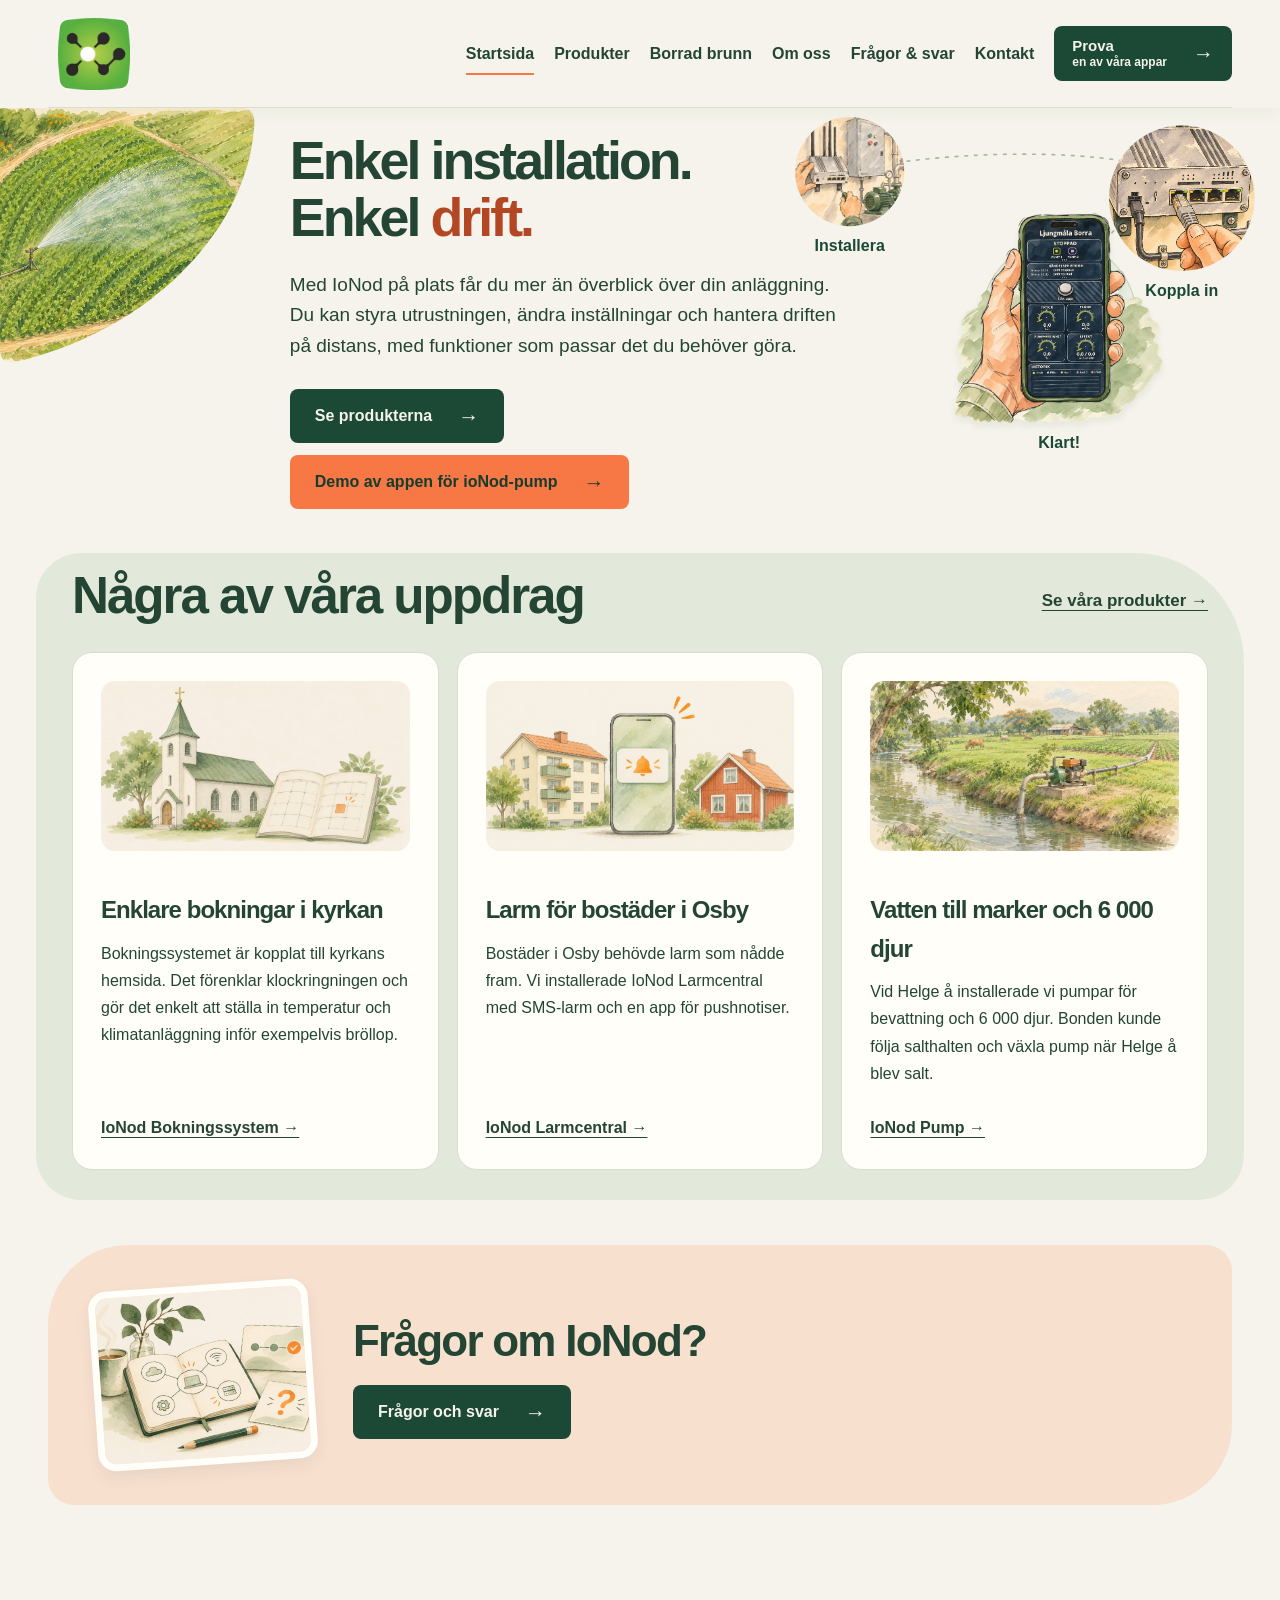
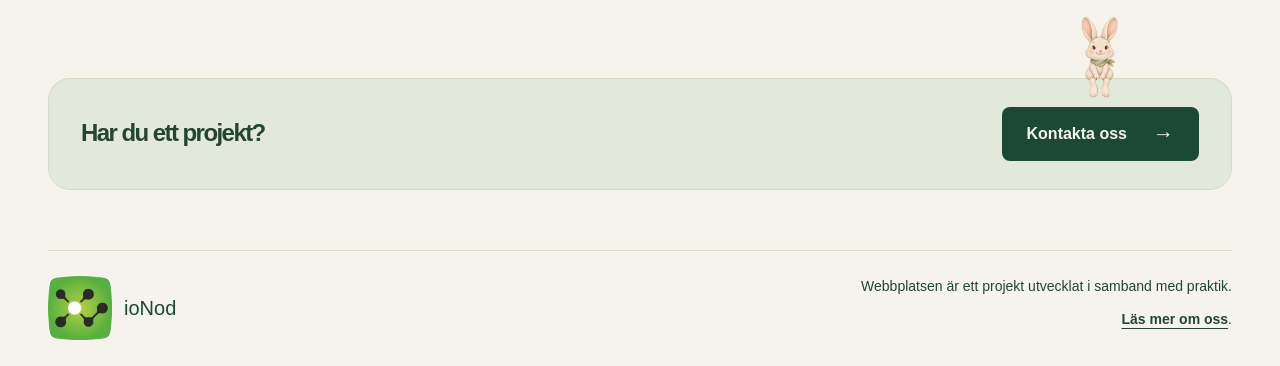
<file: preview/index.html>
<!doctype html>
<html lang="sv" class="home-page">
<head>
  <meta charset="utf-8">
  <meta name="viewport" content="width=device-width, initial-scale=1">
  <meta name="theme-color" content="#f5f3eb">
  <link rel="icon" type="image/jpeg" href="assets/ionod-logo.jpg">
  <meta name="description" content="IoNod bygger fysiska noder för styrning, bokning och larm. Se våra produkter och uppdrag eller prova pumpappen.">
  <title>IoNod — Enkel installation. Enkel drift.</title>
  <link rel="stylesheet" href="styles.css">
  <script src="script.js" defer></script>
</head>
<body>
  <a class="skip-link" href="#innehall">Hoppa till innehållet</a>
  <!-- Toppmenyn finns kvar vid scrollning. Sidvalen under introduktionen finns också kvar. -->
  <header class="home-header">
    <div class="site-header wrap">
      <a class="logo" href="index.html" aria-label="IoNod, till startsidan"><img src="assets/ionod-logo.jpg" alt="IoNod" width="200" height="200"></a>
      <button class="menu-toggle" type="button" aria-expanded="false" aria-controls="site-nav"><span data-menu-label>Meny</span><span data-menu-icon aria-hidden="true">☰</span></button>
      <nav class="site-nav" id="site-nav" aria-label="Huvudmeny">
        <a href="index.html" aria-current="page">Startsida</a>
        <a href="produkter.html">Produkter</a>
        <a href="vattenpumpning.html">Borrad brunn</a>
        <a href="om-oss.html">Om oss</a>
        <a href="faq.html">Frågor &amp; svar</a>
        <a href="kontakt.html">Kontakt</a>
        <a class="button button-small button-green nav-cta" href="demo.html"><span class="nav-cta-label">Prova <small>en av våra appar</small></span><span aria-hidden="true">→</span></a>
      </nav>
    </div>
  </header>

  <main id="innehall">

    <section class="portfolio-hero home-hero-steps">
      <figure class="portfolio-hero-art"><svg class="hero-corner-clip" width="0" height="0" aria-hidden="true" focusable="false"><defs><clipPath id="hero-corner-shape" clipPathUnits="objectBoundingBox"><path d="M 0 0 H .94 Q 1 0 .99 .08 C .96 .48 .58 .87 .06 .99 Q 0 1 0 .94 Z"/></clipPath></defs></svg><img src="assets/hero-aker-akvarell.jpg" alt="Vattenspridare bevattnar en grönskande åker, sedd ovanifrån." width="1536" height="1024"></figure>
      <div class="home-hero-copy">
        <h1>Enkel installation.<br>Enkel <span class="orange-word">drift.</span></h1>
        <p>Med IoNod på plats får du mer än överblick över din anläggning. Du kan styra utrustningen, ändra inställningar och hantera driften på distans, med funktioner som passar det du behöver göra.</p>
      </div>
      <div class="home-steps">
        <svg class="home-steps-line home-steps-line-vertical home-steps-line-wide" viewBox="0 0 700 450" preserveAspectRatio="none" aria-hidden="true" focusable="false"><path d="M 238 84 C 440 70 655 115 597 186 S 460 225 414 257"/></svg>
        <svg class="home-steps-line home-steps-line-vertical home-steps-line-compact" viewBox="0 0 700 450" preserveAspectRatio="none" aria-hidden="true" focusable="false"><path d="M 260 74 C 440 40 650 65 590 106 S 500 210 480 270"/></svg>
        <svg class="home-steps-line home-steps-line-horizontal" viewBox="0 0 360 200" preserveAspectRatio="none" aria-hidden="true" focusable="false"><path d="M 60 112 Q 180 60 300 112"/></svg>
        <ol aria-label="Kom igång med IoNod" role="list">
          <li><div class="home-step-art"><img class="home-step-installation-scene" src="assets/start-steg-montering-skiss-v3.jpg" alt="En installatör fäster routern på väggen intill pumpens styrskåp och rörsystem." width="1254" height="1254"></div><span class="home-step-caption">Installera</span></li>
          <li><div class="home-step-art"><img class="home-step-installation-scene" src="assets/start-steg-kablar-skiss-v4.jpg" alt="Närbild när en installatör ansluter nätverkskabeln till IoNods väggmonterade router." width="1254" height="1254"></div><span class="home-step-caption">Koppla in</span></li>
          <li><div class="home-step-art"><img src="assets/start-steg-telefon-skiss-v2.png" alt="En person håller en telefon som visar IoNods pumpapp." width="1254" height="1254"></div><span class="home-step-caption">Klart!</span></li>
        </ol>
      </div>
      <div class="portfolio-actions"><a class="button button-green" href="produkter.html">Se produkterna <span aria-hidden="true">→</span></a><a class="button button-orange" href="demo.html">Demo av appen för ioNod-pump <span aria-hidden="true">→</span></a></div>
    </section>
    <section class="wrap portfolio-section home-product-section" aria-labelledby="cases-title"><div class="portfolio-heading"><div><h2 id="cases-title">Några av våra uppdrag</h2></div><a class="text-link" href="produkter.html">Se våra produkter →</a></div>
      <div class="portfolio-intro-grid customer-cases">
        <article><img class="case-illustration" src="assets/produkt-bokning-akvarell.jpg" alt="En kyrka och en kalender." width="1536" height="1024" loading="lazy"><div class="case-heading"><h3>Enklare bokningar i kyrkan</h3></div><p>Bokningssystemet är kopplat till kyrkans hemsida. Det förenklar klockringningen och gör det enkelt att ställa in temperatur och klimatanläggning inför exempelvis bröllop.</p><a href="produkter.html#bokning">IoNod Bokningssystem →</a></article>
        <article><img class="case-illustration" src="assets/produkt-larmcentral-akvarell.jpg" alt="Bostäder och en mobilnotis." width="1536" height="1024" loading="lazy"><div class="case-heading"><h3>Larm för bostäder i Osby</h3></div><p>Bostäder i Osby behövde larm som nådde fram. Vi installerade IoNod Larmcentral med SMS-larm och en app för pushnotiser.</p><a href="produkter.html#larmcentral">IoNod Larmcentral →</a></article>
        <article><img class="case-illustration" src="assets/case-helgea-akvarell.jpg" alt="Vattenförsörjning till marker och djur vid en å." width="1536" height="1024" loading="lazy"><div class="case-heading"><h3>Vatten till marker och 6 000 djur</h3></div><p>Vid Helge å installerade vi pumpar för bevattning och 6 000 djur. Bonden kunde följa salthalten och växla pump när Helge å blev salt.</p><a href="produkter.html#pump">IoNod Pump →</a></article>
      </div>
    </section>
    <section class="wrap faq-invitation" aria-labelledby="faq-invitation-title">
      <div class="faq-invitation-art"><img class="faq-invitation-photo" src="assets/illustration-fragor-svar.jpg" alt="En anteckningsbok med tekniska symboler och ett frågekort." width="1536" height="1024" loading="lazy"></div>
      <div><h2 id="faq-invitation-title">Frågor om IoNod?</h2><a class="button button-green" href="faq.html">Frågor och svar <span aria-hidden="true">→</span></a></div>
    </section>
    <aside class="rabbit-note wrap" aria-label="Tips från IoNod">
      <button class="rabbit-note-mascot has-pose pose-sitting" type="button" aria-label="Hälsa på kaninen">
        <img class="rabbit-pose" src="assets/rabbit-sitting-v2.png" alt="" width="512" height="512" loading="lazy">
        <img class="rabbit-body" src="assets/rabbit-mascot.png" alt="" width="512" height="512" loading="lazy">
        <img class="rabbit-ear rabbit-ear-left" src="assets/rabbit-mascot.png" alt="" aria-hidden="true" width="512" height="512" loading="lazy">
        <img class="rabbit-ear rabbit-ear-right" src="assets/rabbit-mascot.png" alt="" aria-hidden="true" width="512" height="512" loading="lazy">
        <span class="rabbit-eye rabbit-eye-left" aria-hidden="true"></span><span class="rabbit-eye rabbit-eye-right" aria-hidden="true"></span>
      </button>
      <div class="rabbit-note-box"><div><h2>Har du ett projekt?</h2></div><a class="button button-green" href="kontakt.html">Kontakta oss <span aria-hidden="true">→</span></a></div>
    </aside>
  </main>
  <footer class="site-footer footer-project wrap" id="sidfot">
    <div class="footer-identity">
      <a class="logo" href="index.html" aria-label="ioNod, startsida"><img src="assets/ionod-logo.jpg" alt="ioNod" width="200" height="200"></a>
      <p>ioNod</p>
    </div>
    <p class="footer-project-note">Webbplatsen är ett projekt utvecklat i samband med praktik. <a href="om-oss.html">Läs mer om oss</a>.</p>
  </footer>
  <div class="sr-only" id="demo-announcement" role="status" aria-live="polite"></div>
</body>
</html>
</file>
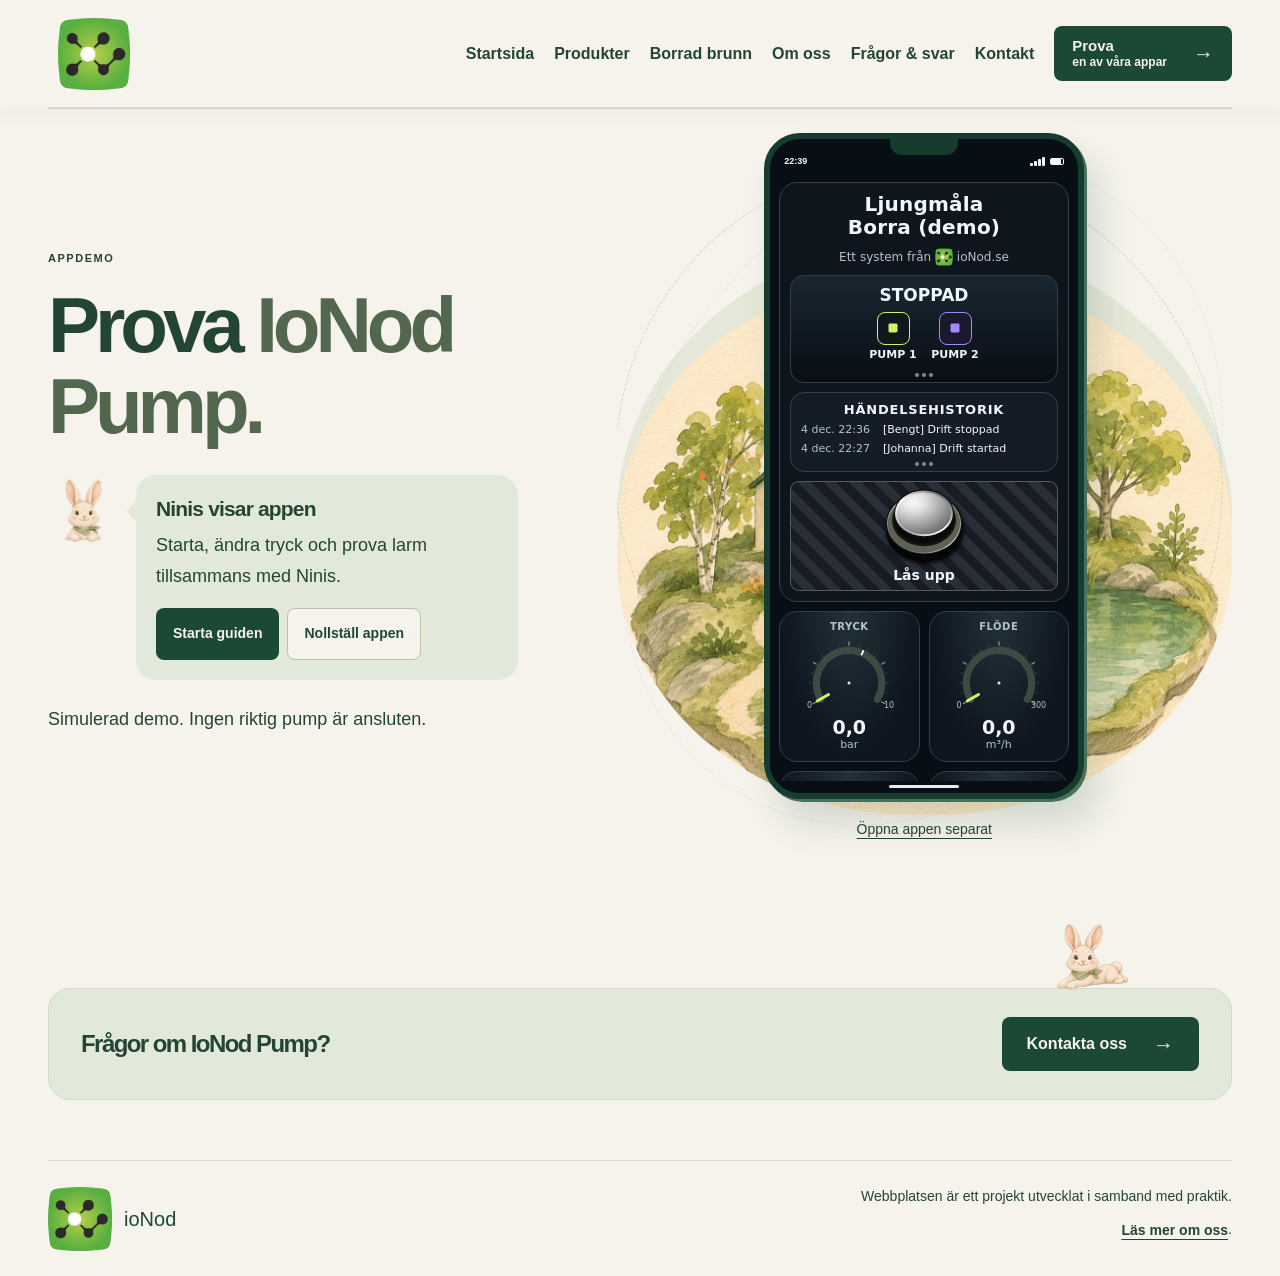
<file: preview/demo.html>
<!doctype html>
<html lang="sv" class="home-page">
<head>
  <meta charset="utf-8">
  <meta name="viewport" content="width=device-width, initial-scale=1">
  <meta name="theme-color" content="#f5f3eb">
  <link rel="icon" type="image/jpeg" href="assets/ionod-logo.jpg">
  <meta name="description" content="Prova IoNod Pumps app med simulerade pumpar, mätare, historik och inställningar. Ninis visar reglagen.">
  <title>Appdemo — IoNod Pump</title>
  <link rel="stylesheet" href="styles.css">
  <script src="script.js" defer></script>
  <script src="embedded-demo.js" defer></script>
</head>
<body>
  <a class="skip-link" href="#innehall">Hoppa till innehållet</a>
  <!-- Toppmenyn finns kvar vid scrollning. Sidvalen under introduktionen finns också kvar. -->
  <header class="home-header">
    <div class="site-header wrap">
      <a class="logo" href="index.html" aria-label="IoNod, till startsidan"><img src="assets/ionod-logo.jpg" alt="IoNod" width="200" height="200"></a>
      <button class="menu-toggle" type="button" aria-expanded="false" aria-controls="site-nav"><span data-menu-label>Meny</span><span data-menu-icon aria-hidden="true">☰</span></button>
      <nav class="site-nav" id="site-nav" aria-label="Huvudmeny">
        <a href="index.html">Startsida</a>
        <a href="produkter.html">Produkter</a>
        <a href="vattenpumpning.html">Borrad brunn</a>
        <a href="om-oss.html">Om oss</a>
        <a href="faq.html">Frågor &amp; svar</a>
        <a href="kontakt.html">Kontakt</a>
        <a class="button button-small button-green nav-cta" href="demo.html" aria-current="page"><span class="nav-cta-label">Prova <small>en av våra appar</small></span><span aria-hidden="true">→</span></a>
      </nav>
    </div>
  </header>

  <main id="innehall">
    <section class="app-demo-section wrap" id="appdemo" aria-labelledby="app-demo-title">
      <div class="app-demo-copy">
        <p class="eyebrow">Appdemo</p>
        <h1 id="app-demo-title">Prova <span class="muted-green">IoNod Pump.</span></h1>
        
        
        <div class="pump-helper demo-guide-invitation">
          <img src="assets/rabbit-mascot.png" alt="" width="512" height="512" loading="lazy">
          <div>
            <h3>Ninis visar appen</h3>
            <p>Starta, ändra tryck och prova larm tillsammans med Ninis.</p>
            <div class="demo-guide-actions">
              <button class="button button-green" type="button" data-tour-start disabled aria-describedby="demo-load-status">Starta guiden</button>
              <button class="button button-outline" type="button" data-demo-reset disabled aria-controls="superpump-demo" aria-describedby="demo-load-status">Nollställ appen</button>
            </div>
            <p class="sr-only" id="tour-result" role="status" hidden></p>
          </div>
        </div>
        <p class="demo-load-status" id="demo-load-status" role="status">Appen laddas…</p>
        <p class="demo-instruction" id="demo-instruction">Simulerad demo. Ingen riktig pump är ansluten.</p>
      </div>
      <div class="hero-art embedded-demo-art" aria-label="Interaktiv appdemo">
        <div class="art-backdrop">
          <div class="art-orbit orbit-one" aria-hidden="true"></div>
          <div class="art-orbit orbit-two" aria-hidden="true"></div>
          <img class="landscape-image" src="assets/demo-landskap-akvarell.jpg" alt="En damm, ett pumphus och grönska." width="1024" height="1024" loading="lazy">
        </div>
        <div class="connection-line" aria-hidden="true"><span></span><span></span><span></span></div>
        <span class="signal-beacon" aria-hidden="true"></span>
        
        <div class="floating-label landscape-label"><span class="location-icon" aria-hidden="true">⌖</span> Din plats <span class="label-line"></span> Uppkopplad</div>

        <div class="demo-phone-viewport">
          <div class="phone phone-embedded" aria-label="IoNod Pump, interaktiv appdemo" aria-describedby="demo-instruction">
            <div class="phone-camera" aria-hidden="true"></div>
            <div class="phone-status" aria-hidden="true">
              <time class="phone-clock"></time>
              <span><span class="phone-signal"><i></i><i></i><i></i><i></i></span><span class="battery"></span></span>
            </div>
            <!-- Update this srcdoc with python preview/generate-demo-frame.py from the repository root. -->
            <iframe id="superpump-demo" class="phone-app-frame" title="IoNod Pump – Ljungmåla Borra, simulerad app" loading="eager" srcdoc="<!doctype html>
<html class=&quot;demo&quot; lang=&quot;sv&quot;>
<head>
    <meta charset=&quot;utf-8&quot;>
    <link rel=&quot;icon&quot; type=&quot;image/jpeg&quot; href=&quot;assets/ionod-logo.jpg&quot;>
    <meta name=&quot;viewport&quot; content=&quot;width=device-width, initial-scale=1&quot;>
    <title>Ljungmåla Borra (demo)</title>
    <link rel=&quot;stylesheet&quot; href=&quot;assets/faux-superpump/style.css&quot;>
    <link rel=&quot;stylesheet&quot; href=&quot;assets/faux-superpump/embedded.css&quot;>
    <script defer src=&quot;assets/faux-superpump/simulator.js&quot;></script>
</head>
<body>
    <main>
        <header class=&quot;panel hero&quot;>
            <h1>Ljungmåla Borra (demo)</h1>
            <p class=&quot;credit&quot;><span id=&quot;credit&quot;></span> <img src=&quot;assets/faux-superpump/ionod-credit.png&quot; alt=&quot;IoNod&quot; width=&quot;18&quot; height=&quot;18&quot;> ioNod.se</p>

            <section class=&quot;process fold-card&quot;>
                <button id=&quot;pumps-toggle&quot; class=&quot;fold-toggle&quot; type=&quot;button&quot; aria-expanded=&quot;false&quot; aria-controls=&quot;pumps-fold&quot;>
                    <strong id=&quot;process-status&quot; class=&quot;process-status&quot;><span id=&quot;process-state&quot;></span><span id=&quot;process-pressure&quot;></span></strong>
                    <span id=&quot;pumps&quot; class=&quot;pumps&quot;></span>
                </button>
                <div id=&quot;pumps-fold&quot; class=&quot;fold&quot; inert><div class=&quot;fold-clip&quot;><div id=&quot;pump-controls&quot; class=&quot;pump-controls&quot;></div></div></div>
            </section>

            <section class=&quot;events fold-card&quot;>
                <button id=&quot;events-toggle&quot; class=&quot;fold-toggle&quot; type=&quot;button&quot; aria-expanded=&quot;false&quot; aria-controls=&quot;events-fold&quot;>
                    <strong id=&quot;events-title&quot; class=&quot;section-title&quot;></strong>
                </button>
                <ol id=&quot;event-preview&quot; class=&quot;event-list&quot;></ol>
                <div id=&quot;events-fold&quot; class=&quot;fold&quot; inert><div class=&quot;fold-clip&quot;><ol id=&quot;event-list&quot; class=&quot;event-list&quot; start=&quot;3&quot;></ol></div></div>
            </section>

            <div class=&quot;control-panel&quot;>
                <div id=&quot;commands&quot; class=&quot;commands&quot; inert>
                    <button id=&quot;start&quot; class=&quot;command&quot; type=&quot;button&quot;><span class=&quot;sculpt&quot; aria-hidden=&quot;true&quot;></span><span id=&quot;start-label&quot;></span></button>
                    <button id=&quot;stop&quot; class=&quot;command&quot; type=&quot;button&quot;><span class=&quot;sculpt&quot; aria-hidden=&quot;true&quot;></span><span id=&quot;stop-label&quot;></span></button>
                    <button id=&quot;reset&quot; class=&quot;pill&quot; type=&quot;button&quot; hidden></button>
                </div>
                <div id=&quot;locked-controls&quot; class=&quot;locked-controls&quot;>
                    <button id=&quot;unlock&quot; class=&quot;command&quot; type=&quot;button&quot; aria-controls=&quot;commands&quot; aria-expanded=&quot;false&quot;><span class=&quot;sculpt&quot; aria-hidden=&quot;true&quot;></span><span id=&quot;unlock-label&quot;></span></button>
                </div>
            </div>
        </header>

        <section id=&quot;gauges&quot; class=&quot;gauges&quot;></section>

        <section class=&quot;panel history&quot; aria-labelledby=&quot;history-title&quot;>
            <h2 id=&quot;history-title&quot; class=&quot;section-title&quot;></h2>
            <div id=&quot;graph-box&quot; class=&quot;graph-box&quot;>
                <ul id=&quot;graph-legend&quot; class=&quot;graph-legend&quot;></ul>
                <canvas id=&quot;graph&quot; width=&quot;640&quot; height=&quot;216&quot; role=&quot;img&quot;></canvas>
                <div class=&quot;graph-time&quot;><span id=&quot;graph-start&quot;></span><strong id=&quot;graph-readout&quot; hidden></strong><span id=&quot;graph-end&quot;></span></div>
            </div>
        </section>

        <section class=&quot;panel settings fold-card&quot;>
            <button id=&quot;settings-toggle&quot; class=&quot;fold-toggle&quot; type=&quot;button&quot; aria-expanded=&quot;false&quot; aria-controls=&quot;settings-fold&quot;>
                <strong id=&quot;settings-title&quot; class=&quot;section-title&quot;></strong>
            </button>
            <div class=&quot;settings-row pressure-setting&quot;>
                <div><span id=&quot;setpoint-label&quot;></span> <strong id=&quot;setpoint&quot;></strong></div>
                <button id=&quot;set-pressure&quot; class=&quot;pill&quot; type=&quot;button&quot; aria-haspopup=&quot;dialog&quot; aria-labelledby=&quot;configure-pressure setpoint-label&quot;><span id=&quot;configure-pressure&quot;></span></button>
            </div>
            <div id=&quot;settings-fold&quot; class=&quot;fold&quot; inert><div class=&quot;fold-clip&quot;>
                <div class=&quot;settings-actions&quot;>
                    <section class=&quot;alarm-group&quot;>
                        <div class=&quot;settings-row&quot;>
                            <h2 id=&quot;pressure-alarm-label&quot; class=&quot;section-title&quot;></h2>
                            <button id=&quot;set-pressure-alarm&quot; class=&quot;pill&quot; type=&quot;button&quot; aria-haspopup=&quot;dialog&quot; aria-labelledby=&quot;configure-pressure-alarm pressure-alarm-label&quot;><span id=&quot;configure-pressure-alarm&quot;></span></button>
                        </div>
                        <dl id=&quot;pressure-alarm-readings&quot; class=&quot;alarm-readings&quot;></dl>
                    </section>
                    <section class=&quot;alarm-group&quot;>
                        <div class=&quot;settings-row&quot;>
                            <h2 id=&quot;flow-alarm-label&quot; class=&quot;section-title&quot;></h2>
                            <button id=&quot;set-flow-alarm&quot; class=&quot;pill&quot; type=&quot;button&quot; aria-haspopup=&quot;dialog&quot; aria-labelledby=&quot;configure-flow-alarm flow-alarm-label&quot;><span id=&quot;configure-flow-alarm&quot;></span></button>
                        </div>
                        <dl id=&quot;flow-alarm-readings&quot; class=&quot;alarm-readings&quot;></dl>
                    </section>
                </div>
            </div></div>
        </section>

        <section class=&quot;panel diagnostics-panel&quot;>
            <div class=&quot;diagnostics-heading&quot;>
                <h2 id=&quot;diagnostics-title&quot; class=&quot;section-title&quot;></h2>
                <button id=&quot;report&quot; class=&quot;pill&quot; type=&quot;button&quot; aria-haspopup=&quot;dialog&quot;></button>
            </div>
            <dl class=&quot;diagnostics&quot;>
                <div><dt id=&quot;energy-label&quot;></dt><dd id=&quot;energy&quot;></dd></div>
                <div><dt id=&quot;volume-label&quot;></dt><dd id=&quot;volume&quot;></dd></div>
                <div><dt id=&quot;updated-label&quot;></dt><dd><time id=&quot;updated&quot;></time></dd></div>
                <div>
                    <dt id=&quot;gps-label&quot;></dt>
                    <dd><button id=&quot;gps&quot; class=&quot;map-link&quot; type=&quot;button&quot; aria-haspopup=&quot;dialog&quot;></button></dd>
                </div>
            </dl>
            <button id=&quot;more&quot; class=&quot;pill accent&quot; type=&quot;button&quot; aria-haspopup=&quot;dialog&quot;></button>
        </section>
    </main>

    <div id=&quot;toast&quot; class=&quot;toast&quot; role=&quot;status&quot; aria-atomic=&quot;true&quot;>
        <img src=&quot;assets/faux-superpump/bell.png&quot; alt=&quot;&quot;>
        <div><strong id=&quot;toast-label&quot;></strong><span id=&quot;toast-message&quot;></span></div>
    </div>

    <dialog id=&quot;unavailable&quot; aria-labelledby=&quot;unavailable-title&quot;>
        <h2 id=&quot;unavailable-title&quot;></h2>
        <ul id=&quot;unavailable-list&quot;></ul>
        <form method=&quot;dialog&quot;><button id=&quot;close&quot; class=&quot;pill accent&quot; type=&quot;submit&quot; autofocus></button></form>
    </dialog>

    <dialog id=&quot;configuration&quot; aria-labelledby=&quot;configuration-title&quot;>
        <h2 id=&quot;configuration-title&quot;></h2>
        <form id=&quot;configuration-form&quot;>
            <div id=&quot;configuration-fields&quot; class=&quot;configuration-fields&quot;></div>
            <div class=&quot;configuration-actions&quot;>
                <button id=&quot;cancel-configuration&quot; class=&quot;pill&quot; type=&quot;button&quot;></button>
                <button id=&quot;save-configuration&quot; class=&quot;pill accent&quot; type=&quot;submit&quot;></button>
            </div>
        </form>
    </dialog>
</body>
</html>"></iframe>
            <div class="phone-home" aria-hidden="true"></div>
          </div>
        </div>
        <a class="demo-expand-link" href="assets/faux-superpump/demo.html" target="_blank" rel="noopener">Öppna appen separat</a>
      </div>
      <aside class="demo-tour-panel" id="demo-tour" aria-labelledby="tour-title" hidden>
        <div class="tour-panel-heading"><img src="assets/rabbit-mascot.png" alt="" width="512" height="512" data-tour-mascot><div><p class="tour-counter" id="tour-counter">Steg 1 av 6</p><div class="tour-progress" aria-hidden="true"><i></i><i></i><i></i><i></i><i></i><i></i></div></div></div>
        <div class="tour-copy" aria-live="polite" aria-atomic="true"><h3 id="tour-title">Starta pumpen</h3><p id="tour-description">Tryck på Lås upp och sedan Start inom fyra sekunder.</p></div>
        <div class="tour-controls"><button class="tour-back" type="button" data-tour-exit>Låt mig testa på egen hand</button><button class="button button-green" type="button" data-tour-next hidden>Prova själv</button></div>
        
      </aside>
    </section>

      <aside class="rabbit-note wrap" aria-label="Tips från IoNod">
      <button class="rabbit-note-mascot has-pose pose-lying" type="button" aria-label="Hälsa på kaninen">
        <img class="rabbit-pose" src="assets/rabbit-lying.png" alt="" width="512" height="512" loading="lazy">
        <img class="rabbit-body" src="assets/rabbit-mascot.png" alt="" width="512" height="512" loading="lazy">
        <img class="rabbit-ear rabbit-ear-left" src="assets/rabbit-mascot.png" alt="" aria-hidden="true" width="512" height="512" loading="lazy">
        <img class="rabbit-ear rabbit-ear-right" src="assets/rabbit-mascot.png" alt="" aria-hidden="true" width="512" height="512" loading="lazy">
        <span class="rabbit-eye rabbit-eye-left" aria-hidden="true"></span><span class="rabbit-eye rabbit-eye-right" aria-hidden="true"></span>
      </button>
      <div class="rabbit-note-box"><div><h2>Frågor om IoNod Pump?</h2></div><a class="button button-green" href="kontakt.html">Kontakta oss <span aria-hidden="true">→</span></a></div>
    </aside>
  </main>
  <footer class="site-footer footer-project wrap" id="sidfot">
    <div class="footer-identity">
      <a class="logo" href="index.html" aria-label="ioNod, startsida"><img src="assets/ionod-logo.jpg" alt="ioNod" width="200" height="200"></a>
      <p>ioNod</p>
    </div>
    <p class="footer-project-note">Webbplatsen är ett projekt utvecklat i samband med praktik. <a href="om-oss.html">Läs mer om oss</a>.</p>
  </footer>
  <div class="sr-only" id="demo-announcement" role="status" aria-live="polite"></div>
</body>
</html>
</file>
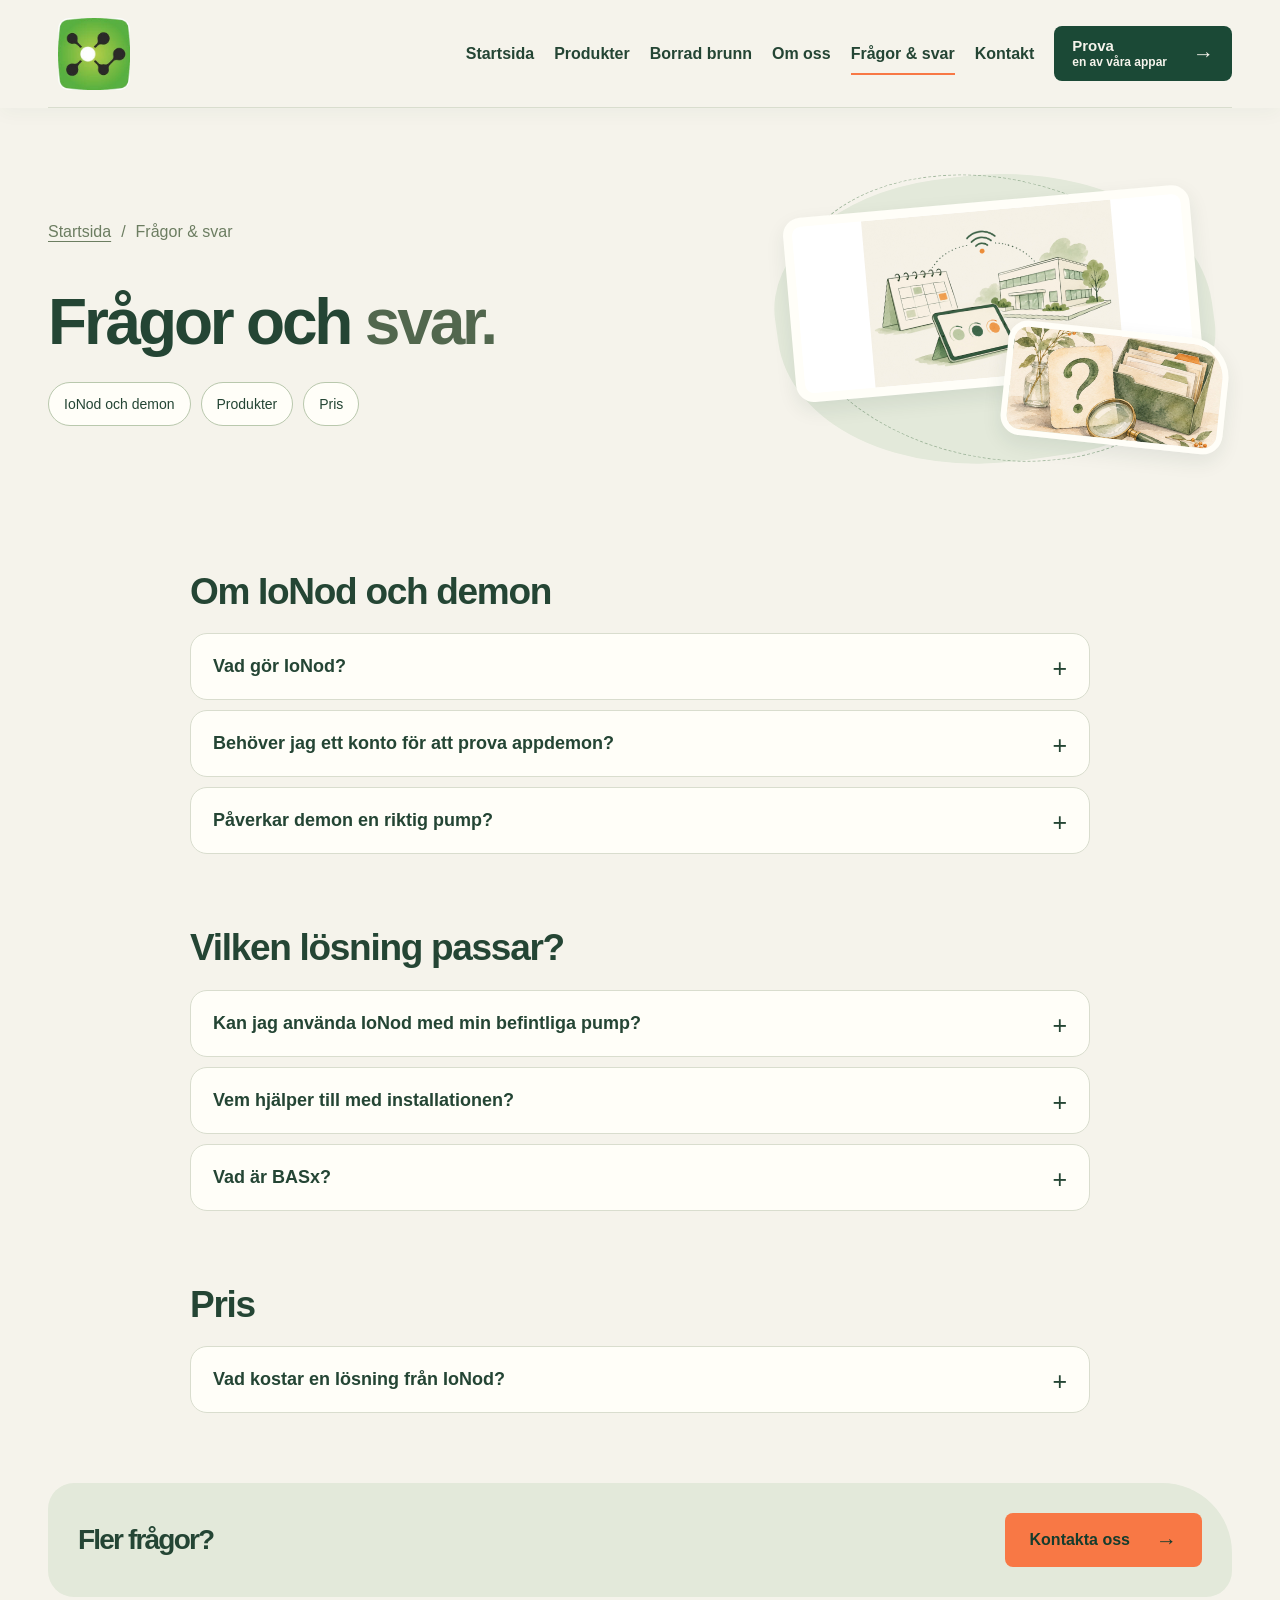
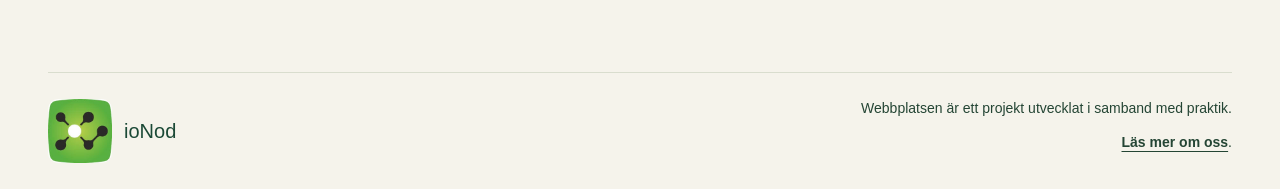
<file: preview/faq.html>
<!doctype html>
<html lang="sv">
<head>
  <meta charset="utf-8">
  <meta name="viewport" content="width=device-width, initial-scale=1">
  <meta name="theme-color" content="#f5f3eb">
  <link rel="icon" type="image/jpeg" href="assets/ionod-logo.jpg">
  <meta name="description" content="Svar på frågor om IoNod, pumpstyrning, installation, BASx och priser.">
  <title>Frågor och svar — IoNod</title>
  <link rel="stylesheet" href="styles.css">
  <script src="script.js" defer></script>
</head>
<body>
  <a class="skip-link" href="#innehall">Hoppa till innehållet</a>
  <header class="page-header">
    <div class="site-header wrap">
      <a class="logo" href="index.html" aria-label="IoNod, till startsidan"><img src="assets/ionod-logo.jpg" alt="IoNod" width="200" height="200"></a>
      <button class="menu-toggle" type="button" aria-expanded="false" aria-controls="site-nav"><span data-menu-label>Meny</span><span data-menu-icon aria-hidden="true">☰</span></button>
      <nav class="site-nav" id="site-nav" aria-label="Huvudmeny">
        <a href="index.html">Startsida</a>
        <a href="produkter.html">Produkter</a>
        <a href="vattenpumpning.html">Borrad brunn</a>
        <a href="om-oss.html">Om oss</a>
        <a href="faq.html" aria-current="page">Frågor &amp; svar</a>
        <a href="kontakt.html">Kontakt</a>
        <a class="button button-small button-green nav-cta" href="demo.html"><span class="nav-cta-label">Prova <small>en av våra appar</small></span><span aria-hidden="true">→</span></a>
      </nav>
    </div>
  </header>
  <main id="innehall">
    <section class="wrap questions-hero" aria-labelledby="questions-title">
      <div><nav class="breadcrumb" aria-label="Du är här"><a href="index.html">Startsida</a><span aria-hidden="true">/</span><span aria-current="page">Frågor &amp; svar</span></nav><h1 id="questions-title">Frågor och <span class="muted-green">svar.</span></h1><nav class="question-jumps" aria-label="Frågeområden"><a href="#borja">IoNod och demon</a><a href="#produkterna">Produkter</a><a href="#hjalp">Pris</a></nav></div>
      <figure class="questions-art"><span class="question-orbit" aria-hidden="true"></span><img class="questions-main-photo" src="assets/illustration-teknik-planering.jpg" alt="En kalender, en surfplatta och en byggnad som symboliserar planering och övervakning." width="1536" height="1024"><img class="questions-detail-photo" src="assets/faq-detalj-akvarell.jpg" alt="Ett frågekort, ett förstoringsglas och en dokumentmapp." width="1536" height="1024"></figure>
    </section>
    <div class="wrap questions-content">
      <!-- Ändra eller lägg till frågor genom att kopiera ett details-block. Frågan står i summary och svaret i p. -->
      <section class="question-group" id="borja" aria-labelledby="borja-title"><h2 id="borja-title">Om IoNod och demon</h2>
        <details name="ionod-faq"><summary>Vad gör IoNod?</summary><p>IoNod utvecklar fysiska noder och system för styrning, bokning och larm.</p></details>
        <details name="ionod-faq"><summary>Behöver jag ett konto för att prova appdemon?</summary><p>Nej, du kan <a href="demo.html">prova IoNod Pump</a> utan att logga in.</p></details>
        <details name="ionod-faq"><summary>Påverkar demon en riktig pump?</summary><p>Nej. Alla värden och ändringar är simulerade.</p></details>
      </section>
      <section class="question-group" id="produkterna" aria-labelledby="produkterna-title"><h2 id="produkterna-title">Vilken lösning passar?</h2>
        
        <details name="ionod-faq"><summary>Kan jag använda IoNod med min befintliga pump?</summary><p>Det beror på pump, givare och uppkoppling. <a href="kontakt.html">Kontakta oss</a> för att kontrollera vad som fungerar i din anläggning.</p></details>
        <details name="ionod-faq"><summary>Vem hjälper till med installationen?</summary><p>En installatör kontrollerar anläggningen och ansluter IoNod där utrustningen är kompatibel.</p></details>
        <details name="ionod-faq"><summary>Vad är BASx?</summary><p>BASx är AI-stöd för BASTEC-system och finns som stängd alpha. Läs mer på <a href="https://ionod.se/basx/">BASx-sidan</a>.</p></details>
      </section>
      <section class="question-group" id="hjalp" aria-labelledby="hjalp-title"><h2 id="hjalp-title">Pris</h2>
        <details name="ionod-faq"><summary>Vad kostar en lösning från IoNod?</summary><p>Priset beror på anläggningen och vad som behöver installeras. <a href="kontakt.html">Kontakta oss för ett prisförslag.</a></p></details>
        
      </section>
    </div>
    <aside class="wrap questions-contact"><div><h2>Fler frågor?</h2></div><a class="button button-orange" href="kontakt.html">Kontakta oss <span aria-hidden="true">→</span></a></aside>
  </main>
  <footer class="site-footer footer-project wrap" id="sidfot">
    <div class="footer-identity">
      <a class="logo" href="index.html" aria-label="ioNod, startsida"><img src="assets/ionod-logo.jpg" alt="ioNod" width="200" height="200"></a>
      <p>ioNod</p>
    </div>
    <p class="footer-project-note">Webbplatsen är ett projekt utvecklat i samband med praktik. <a href="om-oss.html">Läs mer om oss</a>.</p>
  </footer>
</body>
</html>
</file>
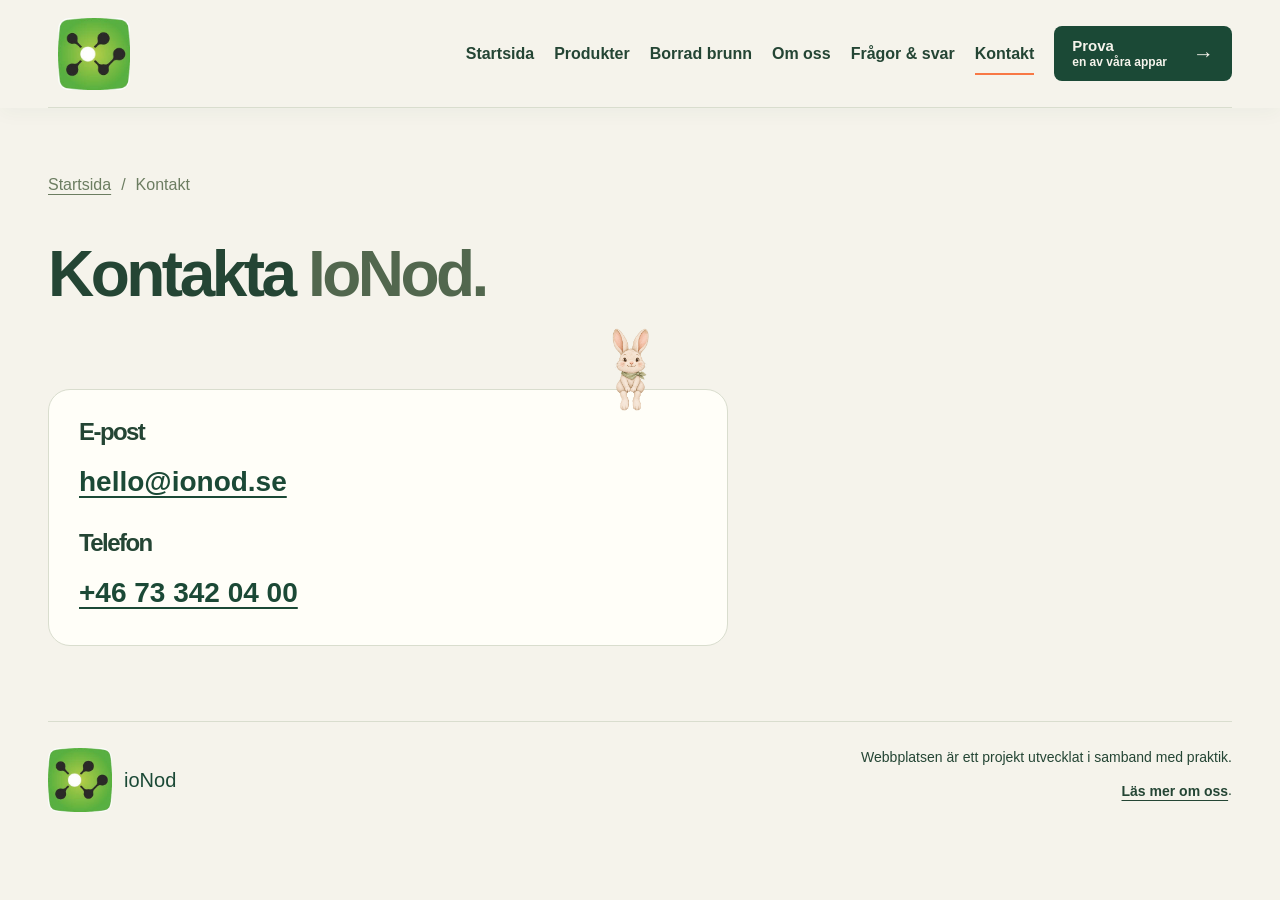
<file: preview/kontakt.html>
<!doctype html>
<html lang="sv">
<head>
  <meta charset="utf-8">
  <meta name="viewport" content="width=device-width, initial-scale=1">
  <meta name="theme-color" content="#f5f3eb">
  <link rel="icon" type="image/jpeg" href="assets/ionod-logo.jpg">
  <meta name="description" content="Kontakta IoNod på hello@ionod.se om produkter, installation och samarbeten.">
  <title>Kontakt — IoNod</title>
  <link rel="stylesheet" href="styles.css">
  <script src="script.js" defer></script>
</head>
<body>
  <a class="skip-link" href="#innehall">Hoppa till innehållet</a>
  <header class="page-header">
    <div class="site-header wrap">
      <a class="logo" href="index.html" aria-label="IoNod, till startsidan"><img src="assets/ionod-logo.jpg" alt="IoNod" width="200" height="200"></a>
      <button class="menu-toggle" type="button" aria-expanded="false" aria-controls="site-nav"><span data-menu-label>Meny</span><span data-menu-icon aria-hidden="true">☰</span></button>
      <nav class="site-nav" id="site-nav" aria-label="Huvudmeny">
        <a href="index.html">Startsida</a>
        <a href="produkter.html">Produkter</a>
        <a href="vattenpumpning.html">Borrad brunn</a>
        <a href="om-oss.html">Om oss</a>
        <a href="faq.html">Frågor &amp; svar</a>
        <a href="kontakt.html" aria-current="page">Kontakt</a>
        <a class="button button-small button-green nav-cta" href="demo.html"><span class="nav-cta-label">Prova <small>en av våra appar</small></span><span aria-hidden="true">→</span></a>
      </nav>
    </div>
  </header>
  <main id="innehall">
    <section class="wrap contact-main" aria-labelledby="contact-title">
      <nav class="breadcrumb" aria-label="Du är här"><a href="index.html">Startsida</a><span aria-hidden="true">/</span><span aria-current="page">Kontakt</span></nav>
      
      <h1 id="contact-title">Kontakta <span class="muted-green">IoNod.</span></h1>
      
      <div class="contact-card contact-card-with-mascot"><button class="rabbit-note-mascot has-pose pose-sitting" type="button" aria-label="Hälsa på kaninen">
        <img class="rabbit-pose" src="assets/rabbit-sitting-v2.png" alt="" width="512" height="512" loading="lazy">
        <img class="rabbit-body" src="assets/rabbit-mascot.png" alt="" width="512" height="512" loading="lazy">
        <img class="rabbit-ear rabbit-ear-left" src="assets/rabbit-mascot.png" alt="" aria-hidden="true" width="512" height="512" loading="lazy">
        <img class="rabbit-ear rabbit-ear-right" src="assets/rabbit-mascot.png" alt="" aria-hidden="true" width="512" height="512" loading="lazy">
        <span class="rabbit-eye rabbit-eye-left" aria-hidden="true"></span><span class="rabbit-eye rabbit-eye-right" aria-hidden="true"></span>
      </button><h2>E-post</h2><a href="mailto:hello@ionod.se">hello@ionod.se</a><h2 class="contact-phone-title">Telefon</h2><a href="tel:+46733420400">+46 73 342 04 00</a></div>
    </section>
    
  </main>
  <footer class="site-footer footer-project wrap" id="sidfot">
    <div class="footer-identity">
      <a class="logo" href="index.html" aria-label="ioNod, startsida"><img src="assets/ionod-logo.jpg" alt="ioNod" width="200" height="200"></a>
      <p>ioNod</p>
    </div>
    <p class="footer-project-note">Webbplatsen är ett projekt utvecklat i samband med praktik. <a href="om-oss.html">Läs mer om oss</a>.</p>
  </footer>
</body>
</html>
</file>
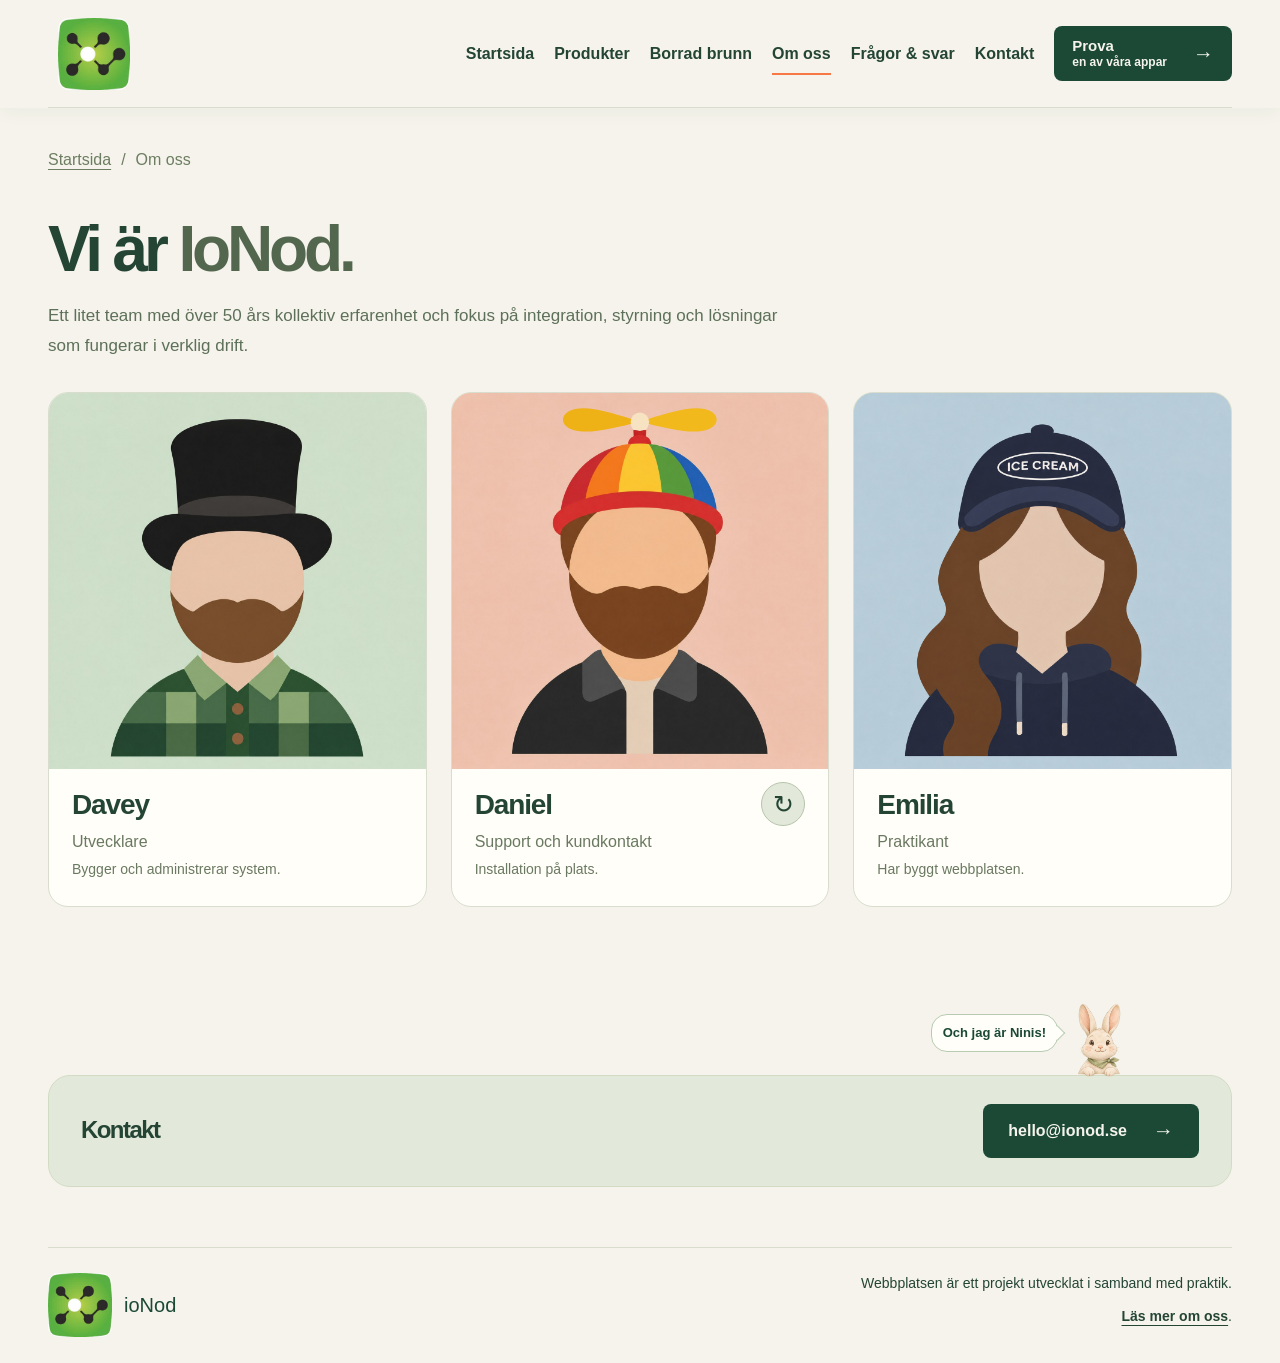
<file: preview/om-oss.html>
<!doctype html>
<html lang="sv">
<head>
  <meta charset="utf-8">
  <meta name="viewport" content="width=device-width, initial-scale=1">
  <meta name="theme-color" content="#f5f3eb">
  <link rel="icon" type="image/jpeg" href="assets/ionod-logo.jpg">
  <meta name="description" content="Davey och Daniel står bakom IoNod. Webbplatsen är byggd av praktikanten Emilia.">
  <title>Om oss — IoNod</title>
  <link rel="stylesheet" href="styles.css">
  <script src="script.js" defer></script>
</head>
<body>
  <a class="skip-link" href="#innehall">Hoppa till innehållet</a>
  <header class="page-header">
    <div class="site-header wrap">
      <a class="logo" href="index.html" aria-label="IoNod, till startsidan"><img src="assets/ionod-logo.jpg" alt="IoNod" width="200" height="200"></a>
      <button class="menu-toggle" type="button" aria-expanded="false" aria-controls="site-nav"><span data-menu-label>Meny</span><span data-menu-icon aria-hidden="true">☰</span></button>
      <nav class="site-nav" id="site-nav" aria-label="Huvudmeny">
        <a href="index.html">Startsida</a>
        <a href="produkter.html">Produkter</a>
        <a href="vattenpumpning.html">Borrad brunn</a>
        <a href="om-oss.html" aria-current="page">Om oss</a>
        <a href="faq.html">Frågor &amp; svar</a>
        <a href="kontakt.html">Kontakt</a>
        <a class="button button-small button-green nav-cta" href="demo.html"><span class="nav-cta-label">Prova <small>en av våra appar</small></span><span aria-hidden="true">→</span></a>
      </nav>
    </div>
  </header>
  <main id="innehall">
    <section class="team-section team-first" aria-labelledby="team-title">
      <div class="wrap">
        <nav class="breadcrumb" aria-label="Du är här"><a href="index.html">Startsida</a><span aria-hidden="true">/</span><span aria-current="page">Om oss</span></nav>
        <div class="team-intro-heading"><h1 id="team-title">Vi är <span class="muted-green">IoNod.</span></h1><p>Ett litet team med över 50 års kollektiv erfarenhet och fokus på integration, styrning och lösningar som fungerar i verklig drift.</p></div>
        <div class="team-grid">
          <article class="team-card" tabindex="0">
            <div class="team-portrait"><img src="assets/team-davey.jpg" alt="Porträtt av Davey med hög hatt och grönrutig skjorta." width="1254" height="1254" fetchpriority="high"></div>
            <div class="team-body"><h2>Davey</h2><p>Utvecklare</p><p class="team-contribution">Bygger och administrerar system.</p></div>
          </article>
          <article class="team-card" data-propeller-card tabindex="0">
            <div class="team-portrait daniel-portrait"><img src="assets/team-daniel.jpg" alt="Porträtt av Daniel med propellerhatt." width="1254" height="1254"><svg class="daniel-propeller" viewBox="0 0 520 130" aria-hidden="true"><g class="propeller-blades"><path d="M260 65C193 44 110 15 57 25C12 34 6 72 43 88C91 108 171 87 260 65Z" fill="#efb216"/><path d="M260 65C327 44 410 15 463 25C508 34 514 72 477 88C429 108 349 87 260 65Z" fill="#f1b91c"/></g><circle cx="260" cy="65" r="29" fill="#f7e2c1"/></svg></div>
            <div class="team-body"><div class="team-name-row"><h2>Daniel</h2><button class="propeller-play" type="button" data-spin-propeller aria-label="Snurra Daniels propeller" title="Snurra propellern"><span aria-hidden="true">↻</span></button></div><p>Support och kundkontakt</p><p class="team-contribution">Installation på plats.</p></div>
          </article>
          <article class="team-card" id="emilia" tabindex="0">
            <div class="team-portrait">
              <img src="assets/team-emilia-utan-lightstick.jpg" alt="Porträtt av Emilia med keps och blå hoodie." width="1254" height="1254">
            </div>
            <div class="team-body"><h2>Emilia</h2><p>Praktikant</p><p class="team-contribution">Har byggt webbplatsen.</p></div>
          </article>
        </div>
        
      </div>
    </section>
    <aside class="rabbit-note about-rabbit-note wrap" aria-label="Tips från IoNod">
      <button class="rabbit-note-mascot" type="button" aria-label="Hälsa på kaninen">
        <img class="rabbit-body" src="assets/rabbit-mascot.png" alt="" width="512" height="512" loading="lazy">
        <img class="rabbit-ear rabbit-ear-left" src="assets/rabbit-mascot.png" alt="" aria-hidden="true" width="512" height="512" loading="lazy">
        <img class="rabbit-ear rabbit-ear-right" src="assets/rabbit-mascot.png" alt="" aria-hidden="true" width="512" height="512" loading="lazy">
        <span class="rabbit-eye rabbit-eye-left" aria-hidden="true"></span><span class="rabbit-eye rabbit-eye-right" aria-hidden="true"></span>
      </button>
      <p class="rabbit-speech">Och jag är Ninis!</p>
      <div class="rabbit-note-box"><div><h2>Kontakt</h2></div><a class="button button-green" href="mailto:hello@ionod.se">hello@ionod.se <span aria-hidden="true">→</span></a></div>
    </aside>
  </main>
  <footer class="site-footer footer-project wrap" id="sidfot">
    <div class="footer-identity">
      <a class="logo" href="index.html" aria-label="ioNod, startsida"><img src="assets/ionod-logo.jpg" alt="ioNod" width="200" height="200"></a>
      <p>ioNod</p>
    </div>
    <p class="footer-project-note">Webbplatsen är ett projekt utvecklat i samband med praktik. <a href="om-oss.html">Läs mer om oss</a>.</p>
  </footer>
</body>
</html>
</file>
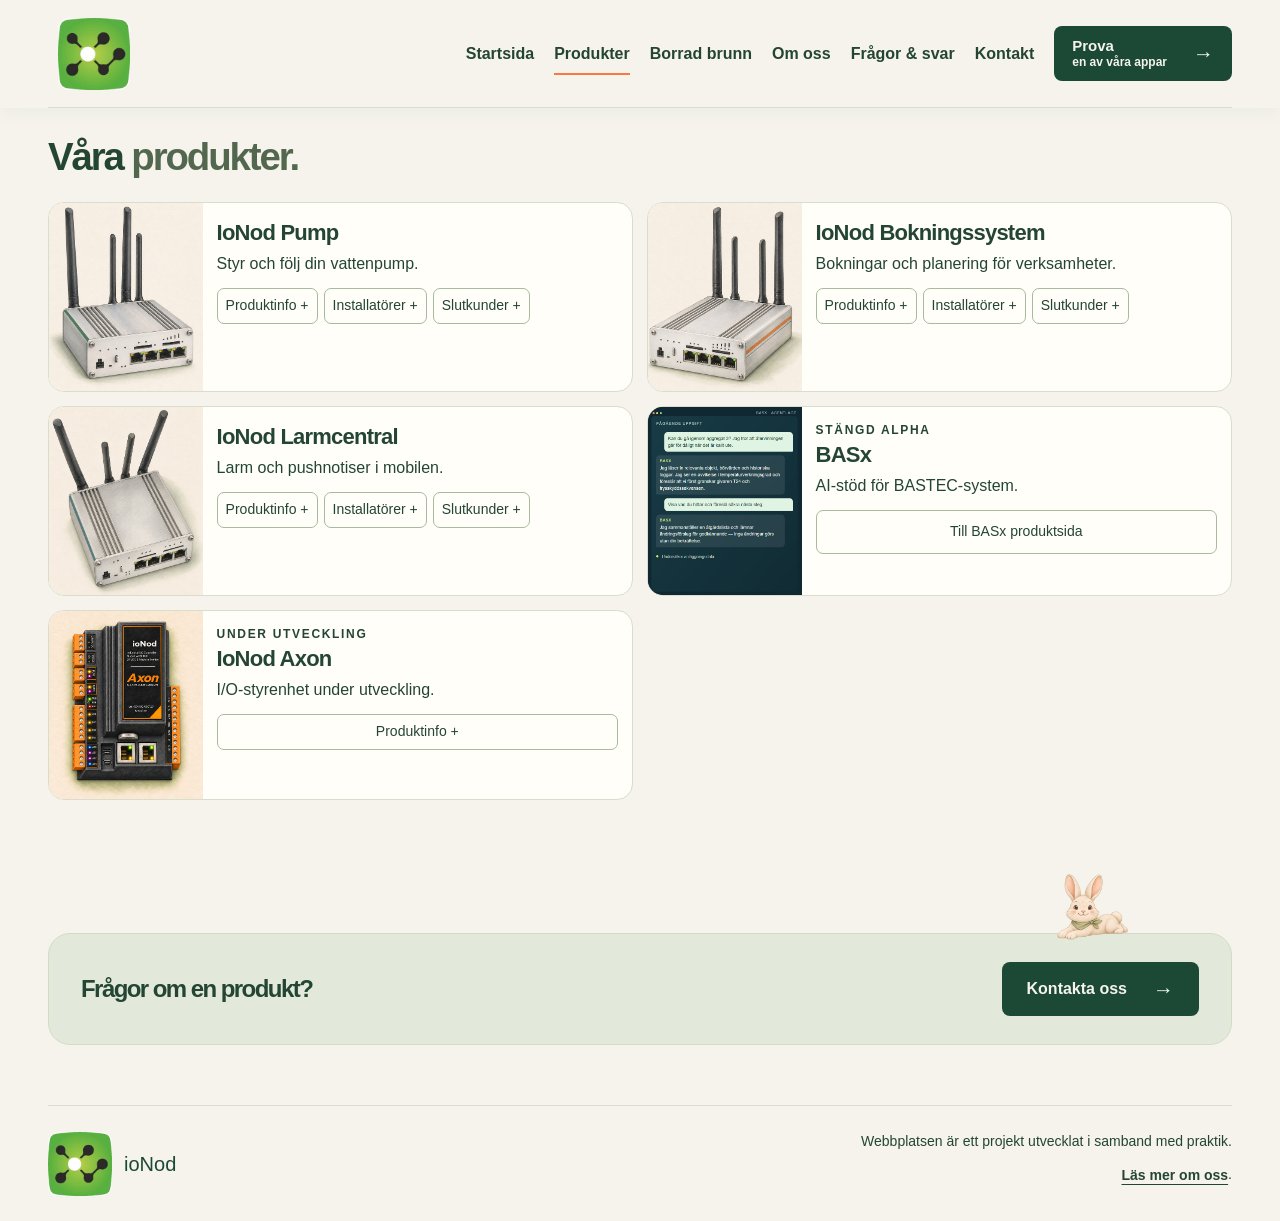
<file: preview/produkter.html>
<!doctype html>
<html lang="sv">
<head>
  <meta charset="utf-8">
  <meta name="viewport" content="width=device-width, initial-scale=1">
  <meta name="theme-color" content="#f5f3eb">
  <link rel="icon" type="image/jpeg" href="assets/ionod-logo.jpg">
  <meta name="description" content="IoNod Pump, Bokningssystem, Larmcentral, BASx och Axon. Produktinformation för installatörer och användare.">
  <title>Produkter — IoNod</title>
  <link rel="stylesheet" href="styles.css">
  <script src="script.js" defer></script>
</head>
<body>
  <a class="skip-link" href="#innehall">Hoppa till innehållet</a>
  <header class="page-header">
    <div class="site-header wrap">
      <a class="logo" href="index.html" aria-label="IoNod, till startsidan"><img src="assets/ionod-logo.jpg" alt="IoNod" width="200" height="200"></a>
      <button class="menu-toggle" type="button" aria-expanded="false" aria-controls="site-nav"><span data-menu-label>Meny</span><span data-menu-icon aria-hidden="true">☰</span></button>
      <nav class="site-nav" id="site-nav" aria-label="Huvudmeny">
        <a href="index.html">Startsida</a>
        <a href="produkter.html" aria-current="page">Produkter</a>
        <a href="vattenpumpning.html">Borrad brunn</a>
        <a href="om-oss.html">Om oss</a>
        <a href="faq.html">Frågor &amp; svar</a>
        <a href="kontakt.html">Kontakt</a>
        <a class="button button-small button-green nav-cta" href="demo.html"><span class="nav-cta-label">Prova <small>en av våra appar</small></span><span aria-hidden="true">→</span></a>
      </nav>
    </div>
  </header>
  <main id="innehall">
<section class="wrap catalog-intro"><h1>Våra <span class="muted-green">produkter.</span></h1></section><section class="wrap portfolio-catalog" aria-label="Våra produkter"><article class="portfolio-product" id="pump"><div class="product-sketch"><img class="product-watercolor" src="assets/rutx11-pump-farglinje.jpg" alt="Enhet för uppkoppling, sedd snett framifrån från vänster." width="1254" height="1254" loading="lazy"></div><div class="portfolio-product-body"><h2>IoNod Pump</h2><p>Styr och följ din vattenpump.</p><div class="product-options" aria-label="Information om IoNod Pump"><button type="button" aria-expanded="false" aria-controls="pump-0" data-product-panel="pump-0">Produktinfo<span aria-hidden="true"> +</span></button><button type="button" aria-expanded="false" aria-controls="pump-1" data-product-panel="pump-1">Installatörer<span aria-hidden="true"> +</span></button><button type="button" aria-expanded="false" aria-controls="pump-2" data-product-panel="pump-2">Slutkunder<span aria-hidden="true"> +</span></button></div><div class="product-slide" id="pump-0" inert><div><p>Styr pumpen och följ driften från mobil eller dator. Funktionerna beror på installationen.</p><a href="demo.html">Prova IoNod Pump →</a> <a href="vattenpumpning.html">Läs om borrade brunnar →</a></div></div><div class="product-slide" id="pump-1" inert><div><p>Vi planerar installationen utifrån pump, givare och uppkoppling.</p><a href="kontakt.html">Kontakta oss →</a></div></div><div class="product-slide" id="pump-2" inert><div><p>Prova gränssnittet i appdemon. I en riktig anläggning anpassas funktionerna efter pump och givare.</p><a href="demo.html">Prova IoNod Pump →</a></div></div></div></article>
<article class="portfolio-product" id="bokning"><div class="product-sketch"><img class="product-watercolor" src="assets/rutx11-bokning-farglinje.jpg" alt="Enhet för uppkoppling, sedd snett framifrån från höger." width="1254" height="1254" loading="lazy"></div><div class="portfolio-product-body"><h2>IoNod Bokningssystem</h2><p>Bokningar och planering för verksamheter.</p><div class="product-options" aria-label="Information om IoNod Bokningssystem"><button type="button" aria-expanded="false" aria-controls="bokning-0" data-product-panel="bokning-0">Produktinfo<span aria-hidden="true"> +</span></button><button type="button" aria-expanded="false" aria-controls="bokning-1" data-product-panel="bokning-1">Installatörer<span aria-hidden="true"> +</span></button><button type="button" aria-expanded="false" aria-controls="bokning-2" data-product-panel="bokning-2">Slutkunder<span aria-hidden="true"> +</span></button></div><div class="product-slide" id="bokning-0" inert><div><p>Ett bokningssystem anpassat till verksamhetens arbetssätt.</p><a href="kontakt.html">Fråga om bokningssystemet →</a></div></div><div class="product-slide" id="bokning-1" inert><div><p>Vi planerar installation och anpassning tillsammans med verksamheten.</p><a href="kontakt.html">Kontakta oss →</a></div></div><div class="product-slide" id="bokning-2" inert><div><p>Vi går igenom vad ni behöver boka och hur systemet ska användas.</p><a href="kontakt.html">Kontakta oss →</a></div></div></div></article>
<article class="portfolio-product" id="larmcentral"><div class="product-sketch"><img class="product-watercolor" src="assets/rutx11-larm-farglinje.jpg" alt="Enhet för uppkoppling, sedd snett ovanifrån." width="1254" height="1254" loading="lazy"></div><div class="portfolio-product-body"><h2>IoNod Larmcentral</h2><p>Larm och pushnotiser i mobilen.</p><div class="product-options" aria-label="Information om IoNod Larmcentral"><button type="button" aria-expanded="false" aria-controls="larmcentral-0" data-product-panel="larmcentral-0">Produktinfo<span aria-hidden="true"> +</span></button><button type="button" aria-expanded="false" aria-controls="larmcentral-1" data-product-panel="larmcentral-1">Installatörer<span aria-hidden="true"> +</span></button><button type="button" aria-expanded="false" aria-controls="larmcentral-2" data-product-panel="larmcentral-2">Slutkunder<span aria-hidden="true"> +</span></button></div><div class="product-slide" id="larmcentral-0" inert><div><p>Skicka larm och pushnotiser till mottagarna via appen.</p><a href="kontakt.html">Fråga om larmcentralen →</a></div></div><div class="product-slide" id="larmcentral-1" inert><div><p>Inför installationen går vi igenom larmkällor, uppkoppling och vilka som ska ta emot larmen.</p><a href="kontakt.html">Kontakta oss →</a></div></div><div class="product-slide" id="larmcentral-2" inert><div><p>Vi hjälper er att bestämma vilka larm som behövs och vem som ska ta emot dem.</p><a href="kontakt.html">Kontakta oss →</a></div></div></div></article>
<article class="portfolio-product" id="basx"><div class="product-sketch"><img class="product-basx-image" src="assets/basx-header-staende.jpg" alt="BASx-gränssnittet." width="600" height="736" loading="lazy"></div><div class="portfolio-product-body"><p class="eyebrow">Stängd alpha</p><h2>BASx</h2><p>AI-stöd för BASTEC-system.</p><div class="product-options product-options-single"><a class="product-page-link" href="https://ionod.se/basx/">Till BASx produktsida</a></div></div></article>
<article class="portfolio-product" id="axon"><div class="product-sketch"><img class="product-watercolor product-axon-reference" src="assets/axon-produktkort-rak-v2.jpg" alt="Axon med svart hölje, orange anslutningsplintar och två nätverksportar." width="1122" height="1402" loading="lazy"></div><div class="portfolio-product-body"><p class="eyebrow">Under utveckling</p><h2>IoNod Axon</h2><p>I/O-styrenhet under utveckling.</p><div class="product-options product-options-single" aria-label="Information om IoNod Axon"><button type="button" aria-expanded="false" aria-controls="axon-0" data-product-panel="axon-0">Produktinfo<span aria-hidden="true"> +</span></button></div><div class="product-slide" id="axon-0" inert><div><p>Axon är en I/O-styrenhet under utveckling. Kontakta oss för aktuell produktinformation.</p><a href="kontakt.html">Fråga om Axon →</a></div></div></div></article></section>

    <aside class="rabbit-note product-rabbit-note wrap" aria-label="Tips från IoNod">
      <button class="rabbit-note-mascot has-pose pose-lying" type="button" aria-label="Hälsa på kaninen">
        <img class="rabbit-pose" src="assets/rabbit-lying.png" alt="" width="512" height="512" loading="lazy">
        <img class="rabbit-body" src="assets/rabbit-mascot.png" alt="" width="512" height="512" loading="lazy">
        <img class="rabbit-ear rabbit-ear-left" src="assets/rabbit-mascot.png" alt="" aria-hidden="true" width="512" height="512" loading="lazy">
        <img class="rabbit-ear rabbit-ear-right" src="assets/rabbit-mascot.png" alt="" aria-hidden="true" width="512" height="512" loading="lazy">
        <span class="rabbit-eye rabbit-eye-left" aria-hidden="true"></span><span class="rabbit-eye rabbit-eye-right" aria-hidden="true"></span>
      </button>
      <div class="rabbit-note-box"><div><h2>Frågor om en produkt?</h2></div><a class="button button-green" href="kontakt.html">Kontakta oss <span aria-hidden="true">→</span></a></div>
    </aside>
  </main>
  <footer class="site-footer footer-project wrap" id="sidfot">
    <div class="footer-identity">
      <a class="logo" href="index.html" aria-label="ioNod, startsida"><img src="assets/ionod-logo.jpg" alt="ioNod" width="200" height="200"></a>
      <p>ioNod</p>
    </div>
    <p class="footer-project-note">Webbplatsen är ett projekt utvecklat i samband med praktik. <a href="om-oss.html">Läs mer om oss</a>.</p>
  </footer>
  
</body>
</html>
</file>
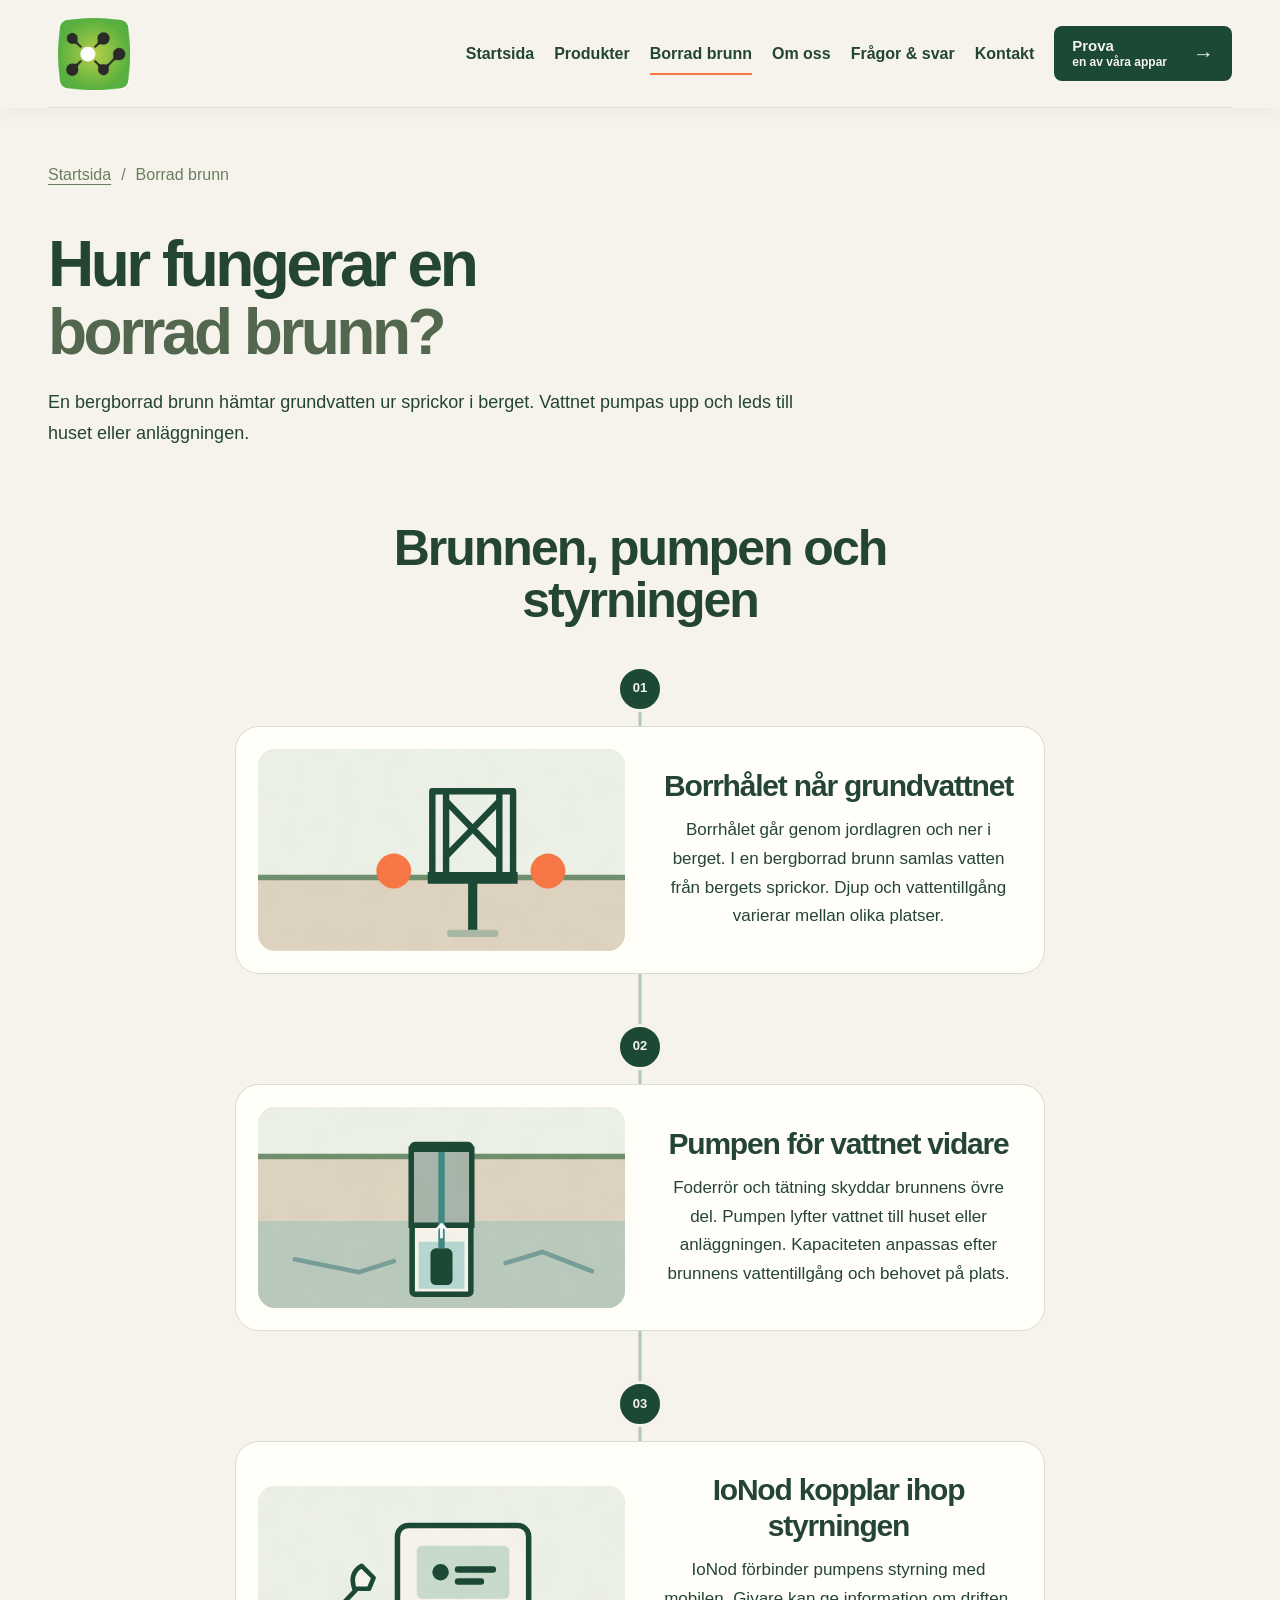
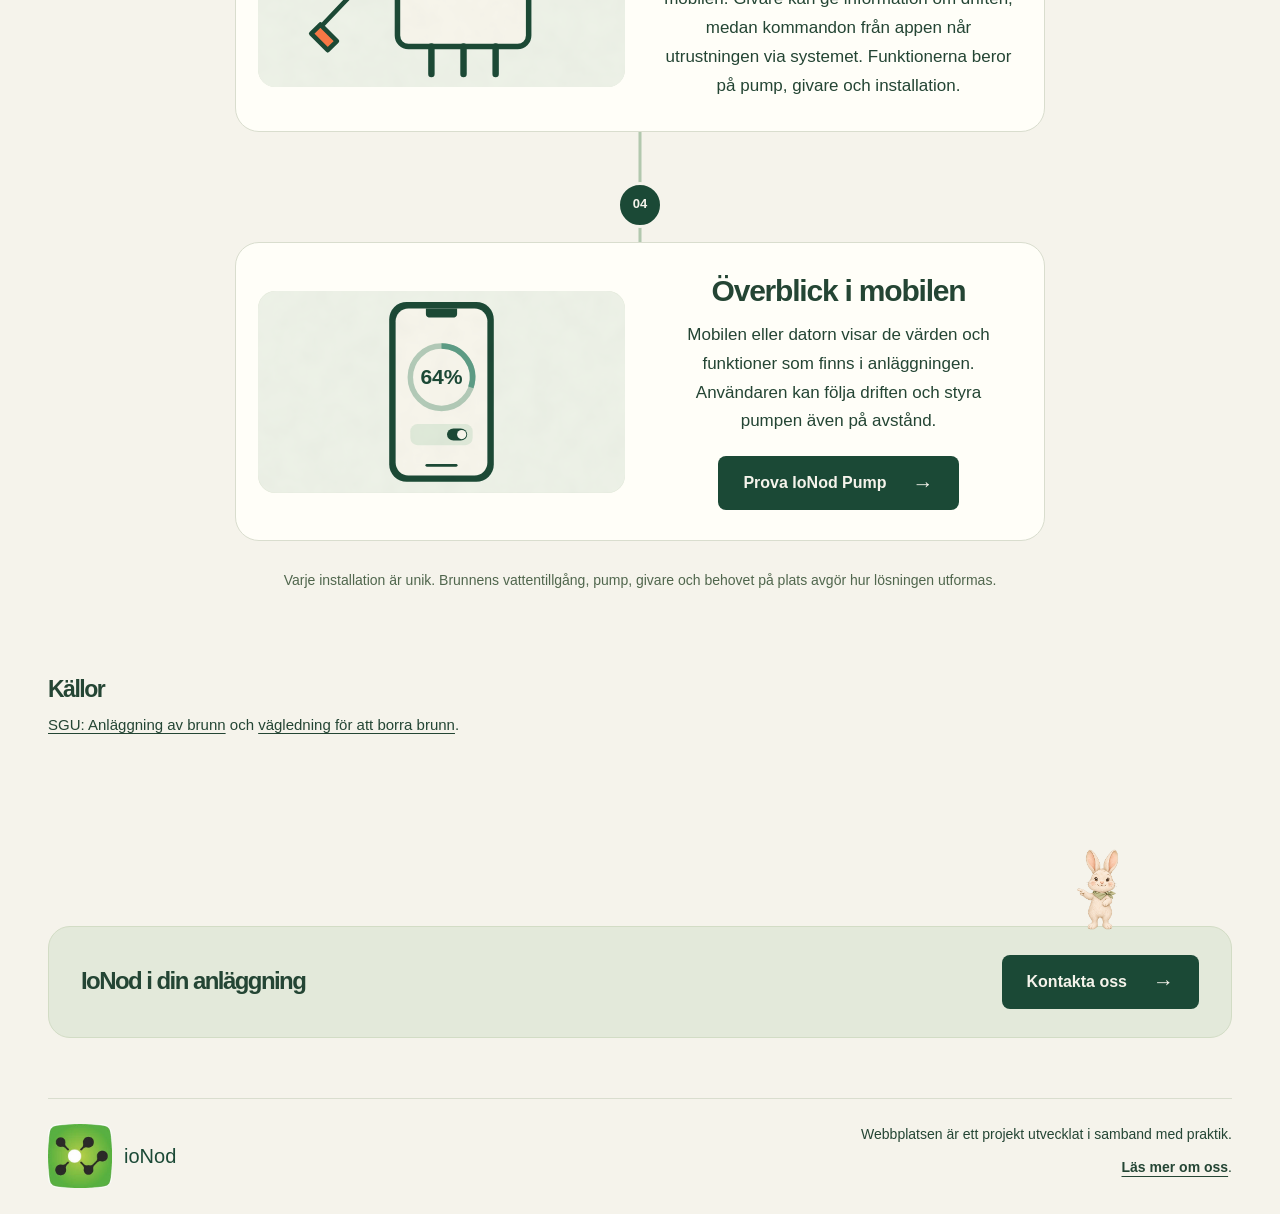
<file: preview/vattenpumpning.html>
<!doctype html>
<html lang="sv">
<head>
  <meta charset="utf-8">
  <meta name="viewport" content="width=device-width, initial-scale=1">
  <meta name="theme-color" content="#f5f3eb">
  <link rel="icon" type="image/jpeg" href="assets/ionod-logo.jpg">
  <meta name="description" content="Från brunnsborrning till pumpstyrning med IoNod. Läs om brunnens uppbyggnad, pumpen och hur styrningen hänger ihop med anläggningen.">
  <title>Från borrad brunn till vatten — IoNod</title>
  <link rel="stylesheet" href="styles.css">
  <script src="script.js" defer></script>
</head>
<body>
  <a class="skip-link" href="#innehall">Hoppa till innehållet</a>
  <header class="page-header">
    <div class="site-header wrap">
      <a class="logo" href="index.html" aria-label="IoNod, till startsidan"><img src="assets/ionod-logo.jpg" alt="IoNod" width="200" height="200"></a>
      <button class="menu-toggle" type="button" aria-expanded="false" aria-controls="site-nav"><span data-menu-label>Meny</span><span data-menu-icon aria-hidden="true">☰</span></button>
      <nav class="site-nav" id="site-nav" aria-label="Huvudmeny">
        <a href="index.html">Startsida</a>
        <a href="produkter.html">Produkter</a>
        <a href="vattenpumpning.html" aria-current="page">Borrad brunn</a>
        <a href="om-oss.html">Om oss</a>
        <a href="faq.html">Frågor &amp; svar</a>
        <a href="kontakt.html">Kontakt</a>
        <a class="button button-small button-green nav-cta" href="demo.html"><span class="nav-cta-label">Prova <small>en av våra appar</small></span><span aria-hidden="true">→</span></a>
      </nav>
    </div>
  </header>
  <main id="innehall">
    <section class="wrap well-intro">
      <nav class="breadcrumb" aria-label="Du är här"><a href="index.html">Startsida</a><span aria-hidden="true">/</span><span aria-current="page">Borrad brunn</span></nav>
      
      <h1>Hur fungerar en<br><span class="muted-green">borrad brunn?</span></h1>
      <p>En bergborrad brunn hämtar grundvatten ur sprickor i berget. Vattnet pumpas upp och leds till huset eller anläggningen.</p>
    </section>

    <section class="wrap well-timeline-section" aria-labelledby="well-timeline-title">
      <div class="well-timeline-heading"><h2 id="well-timeline-title">Brunnen, pumpen och styrningen</h2></div>
      <ol class="well-timeline"><li class="well-step"><span class="well-step-number">01</span><article class="well-step-card"><figure class="well-step-picture"><svg style="filter:url(#akvarell-vattenpumpning-1)" viewBox="0 0 400 220" role="img" aria-label="En borrigg borrar genom marken" xmlns="http://www.w3.org/2000/svg"><defs><filter id="akvarell-vattenpumpning-1" x="-2%" y="-2%" width="104%" height="104%"><feTurbulence type="fractalNoise" baseFrequency=".04" numOctaves="3" seed="1" result="grain"/><feDisplacementMap in="SourceGraphic" in2="grain" scale="1.2" xChannelSelector="R" yChannelSelector="G" result="sketch"/><feColorMatrix in="grain" type="saturate" values="0" result="gray"/><feComponentTransfer in="gray" result="paper"><feFuncA type="linear" slope=".08"/></feComponentTransfer><feBlend in="sketch" in2="paper" mode="multiply"/></filter></defs><rect width="400" height="220" rx="20" fill="#edf2e7"/><path d="M0 140h400v80H0z" fill="#dfd4c1"/><path d="M0 140h400" stroke="#71906e" stroke-width="6"/><path d="M190 134V46h88v88M205 134V46m58 88V46M205 57l58 60m0-60-58 60" fill="none" stroke="#1b4936" stroke-width="7" stroke-linecap="round" stroke-linejoin="round"/><path d="M185 134h98v13h-98z" fill="#1b4936"/><path d="M234 146v54" stroke="#1b4936" stroke-width="10" stroke-linecap="round"/><path d="M210 201h48" stroke="#a9b8a6" stroke-width="8" stroke-linecap="round"/><circle cx="148" cy="133" r="19" fill="#f87845"/><circle cx="316" cy="133" r="19" fill="#f87845"/></svg></figure><div class="well-step-copy"><h3>Borrhålet når grundvattnet</h3><p>Borrhålet går genom jordlagren och ner i berget. I en bergborrad brunn samlas vatten från bergets sprickor. Djup och vattentillgång varierar mellan olika platser.</p></div></article></li>
<li class="well-step"><span class="well-step-number">02</span><article class="well-step-card"><figure class="well-step-picture"><svg style="filter:url(#akvarell-vattenpumpning-2)" viewBox="0 0 400 220" role="img" aria-label="Ett foderrör och en pump i den borrade brunnen" xmlns="http://www.w3.org/2000/svg"><defs><filter id="akvarell-vattenpumpning-2" x="-2%" y="-2%" width="104%" height="104%"><feTurbulence type="fractalNoise" baseFrequency=".04" numOctaves="3" seed="2" result="grain"/><feDisplacementMap in="SourceGraphic" in2="grain" scale="1.2" xChannelSelector="R" yChannelSelector="G" result="sketch"/><feColorMatrix in="grain" type="saturate" values="0" result="gray"/><feComponentTransfer in="gray" result="paper"><feFuncA type="linear" slope=".08"/></feComponentTransfer><feBlend in="sketch" in2="paper" mode="multiply"/></filter></defs><rect width="400" height="220" rx="20" fill="#edf2e7"/><path d="M0 54h400v70H0z" fill="#dfd4c1"/><path d="M0 124h400v96H0z" fill="#bacabc"/><path d="M0 54h400" stroke="#71906e" stroke-width="6"/><rect x="168" y="41" width="64" height="163" rx="3" fill="#f7f5eb" stroke="#1b4936" stroke-width="6"/><path d="M167 46h66v83h-66z" fill="#a8b6aa" stroke="#1b4936" stroke-width="6"/><path d="M175 147h50v51h-50z" fill="#b7d8d2"/><rect x="188" y="154" width="24" height="40" rx="6" fill="#1b4936"/><path d="M200 154V49" stroke="#438985" stroke-width="7"/><path d="M200 143v-15m-7 7 7-7 7 7" fill="none" stroke="#fff" stroke-width="3"/><path d="M40 166l70 14 38-12 M270 170l40-12 54 21" fill="none" stroke="#789f9a" stroke-width="5" stroke-linecap="round"/></svg></figure><div class="well-step-copy"><h3>Pumpen för vattnet vidare</h3><p>Foderrör och tätning skyddar brunnens övre del. Pumpen lyfter vattnet till huset eller anläggningen. Kapaciteten anpassas efter brunnens vattentillgång och behovet på plats.</p></div></article></li>
<li class="well-step"><span class="well-step-number">03</span><article class="well-step-card"><figure class="well-step-picture"><svg style="filter:url(#akvarell-vattenpumpning-3)" viewBox="0 0 400 220" role="img" aria-label="En installatör kopplar in en anläggnings styrning" xmlns="http://www.w3.org/2000/svg"><defs><filter id="akvarell-vattenpumpning-3" x="-2%" y="-2%" width="104%" height="104%"><feTurbulence type="fractalNoise" baseFrequency=".04" numOctaves="3" seed="3" result="grain"/><feDisplacementMap in="SourceGraphic" in2="grain" scale="1.2" xChannelSelector="R" yChannelSelector="G" result="sketch"/><feColorMatrix in="grain" type="saturate" values="0" result="gray"/><feComponentTransfer in="gray" result="paper"><feFuncA type="linear" slope=".08"/></feComponentTransfer><feBlend in="sketch" in2="paper" mode="multiply"/></filter></defs><rect width="400" height="220" rx="20" fill="#edf2e7"/><rect x="152" y="43" width="143" height="132" rx="12" fill="#f7f5eb" stroke="#1b4936" stroke-width="6"/><rect x="173" y="65" width="101" height="58" rx="6" fill="#c9dccb"/><circle cx="199" cy="94" r="9" fill="#1b4936"/><path d="M218 91h38M218 104h25" fill="none" stroke="#1b4936" stroke-width="7" stroke-linecap="round" stroke-linejoin="round"/><path d="M189 175v30m35-30v30m35-30v30" fill="none" stroke="#1b4936" stroke-width="7" stroke-linecap="round" stroke-linejoin="round"/><path d="M68 154l39-41m-49 48 18 18 10-10-18-18z" fill="#f87845" stroke="#1b4936" stroke-width="5" stroke-linejoin="round"/><path d="M105 112c-4-12-1-20 8-25l13 13-5 12z" fill="#f7f5eb" stroke="#1b4936" stroke-width="5" stroke-linejoin="round"/></svg></figure><div class="well-step-copy"><h3>IoNod kopplar ihop styrningen</h3><p>IoNod förbinder pumpens styrning med mobilen. Givare kan ge information om driften, medan kommandon från appen når utrustningen via systemet. Funktionerna beror på pump, givare och installation.</p></div></article></li>
<li class="well-step"><span class="well-step-number">04</span><article class="well-step-card"><figure class="well-step-picture"><svg style="filter:url(#akvarell-vattenpumpning-4)" viewBox="0 0 400 220" role="img" aria-label="En mobil visar den simulerade pumpstyrningen" xmlns="http://www.w3.org/2000/svg"><defs><filter id="akvarell-vattenpumpning-4" x="-2%" y="-2%" width="104%" height="104%"><feTurbulence type="fractalNoise" baseFrequency=".04" numOctaves="3" seed="4" result="grain"/><feDisplacementMap in="SourceGraphic" in2="grain" scale="1.2" xChannelSelector="R" yChannelSelector="G" result="sketch"/><feColorMatrix in="grain" type="saturate" values="0" result="gray"/><feComponentTransfer in="gray" result="paper"><feFuncA type="linear" slope=".08"/></feComponentTransfer><feBlend in="sketch" in2="paper" mode="multiply"/></filter></defs><rect width="400" height="220" rx="20" fill="#edf2e7"/><rect x="143" y="12" width="114" height="196" rx="19" fill="#1b4936"/><rect x="150" y="19" width="100" height="182" rx="14" fill="#f7f5eb"/><path d="M183 19h34v6c0 3-2 4-5 4h-24c-3 0-5-1-5-4z" fill="#1b4936"/><circle cx="200" cy="94" r="34" fill="none" stroke="#b2cab7" stroke-width="6"/><path d="M200 60a34 34 0 0 1 32 45" fill="none" stroke="#5d9c85" stroke-width="6"/><text x="200" y="101" text-anchor="middle" fill="#1b4936" font-family="Arial,sans-serif" font-size="23" font-weight="700">64%</text><rect x="166" y="145" width="68" height="23" rx="8" fill="#dfe9d9"/><rect x="206" y="150" width="22" height="13" rx="7" fill="#1b4936"/><circle cx="222" cy="156.5" r="5" fill="#f7f5eb"/><path d="M184 190h32" stroke="#1b4936" stroke-width="3" stroke-linecap="round"/></svg></figure><div class="well-step-copy"><h3>Överblick i mobilen</h3><p>Mobilen eller datorn visar de värden och funktioner som finns i anläggningen. Användaren kan följa driften och styra pumpen även på avstånd.</p><a class="button button-green" href="demo.html">Prova IoNod Pump <span aria-hidden="true">→</span></a></div></article></li></ol>
      <p class="well-timeline-note">Varje installation är unik. Brunnens vattentillgång, pump, givare och behovet på plats avgör hur lösningen utformas.</p>
    </section>
    <section class="wrap well-sources" aria-labelledby="well-sources-title"><h2 id="well-sources-title">Källor</h2><p><a href="https://www.sgu.se/grundvatten/brunnar-och-dricksvatten/anlaggning-av-brunn/">SGU: Anläggning av brunn</a> och <a href="https://www.sgu.se/grundvatten/brunnar-och-dricksvatten/anlaggning-av-brunn/vagledning-for-att-borra-brunn/">vägledning för att borra brunn</a>.</p></section>
    <aside class="rabbit-note wrap" aria-label="Tips från IoNod">
      <button class="rabbit-note-mascot has-pose pose-pointing" type="button" aria-label="Hälsa på kaninen">
        <img class="rabbit-pose" src="assets/rabbit-pointing.png" alt="" width="512" height="512" loading="lazy">
        <img class="rabbit-body" src="assets/rabbit-mascot.png" alt="" width="512" height="512" loading="lazy">
        <img class="rabbit-ear rabbit-ear-left" src="assets/rabbit-mascot.png" alt="" aria-hidden="true" width="512" height="512" loading="lazy">
        <img class="rabbit-ear rabbit-ear-right" src="assets/rabbit-mascot.png" alt="" aria-hidden="true" width="512" height="512" loading="lazy">
        <span class="rabbit-eye rabbit-eye-left" aria-hidden="true"></span><span class="rabbit-eye rabbit-eye-right" aria-hidden="true"></span>
      </button>
      <div class="rabbit-note-box"><div><h2>IoNod i din anläggning</h2></div><a class="button button-green" href="kontakt.html">Kontakta oss <span aria-hidden="true">→</span></a></div>
    </aside>
  </main>
  <footer class="site-footer footer-project wrap" id="sidfot">
    <div class="footer-identity">
      <a class="logo" href="index.html" aria-label="ioNod, startsida"><img src="assets/ionod-logo.jpg" alt="ioNod" width="200" height="200"></a>
      <p>ioNod</p>
    </div>
    <p class="footer-project-note">Webbplatsen är ett projekt utvecklat i samband med praktik. <a href="om-oss.html">Läs mer om oss</a>.</p>
  </footer>
</body>
</html>
</file>
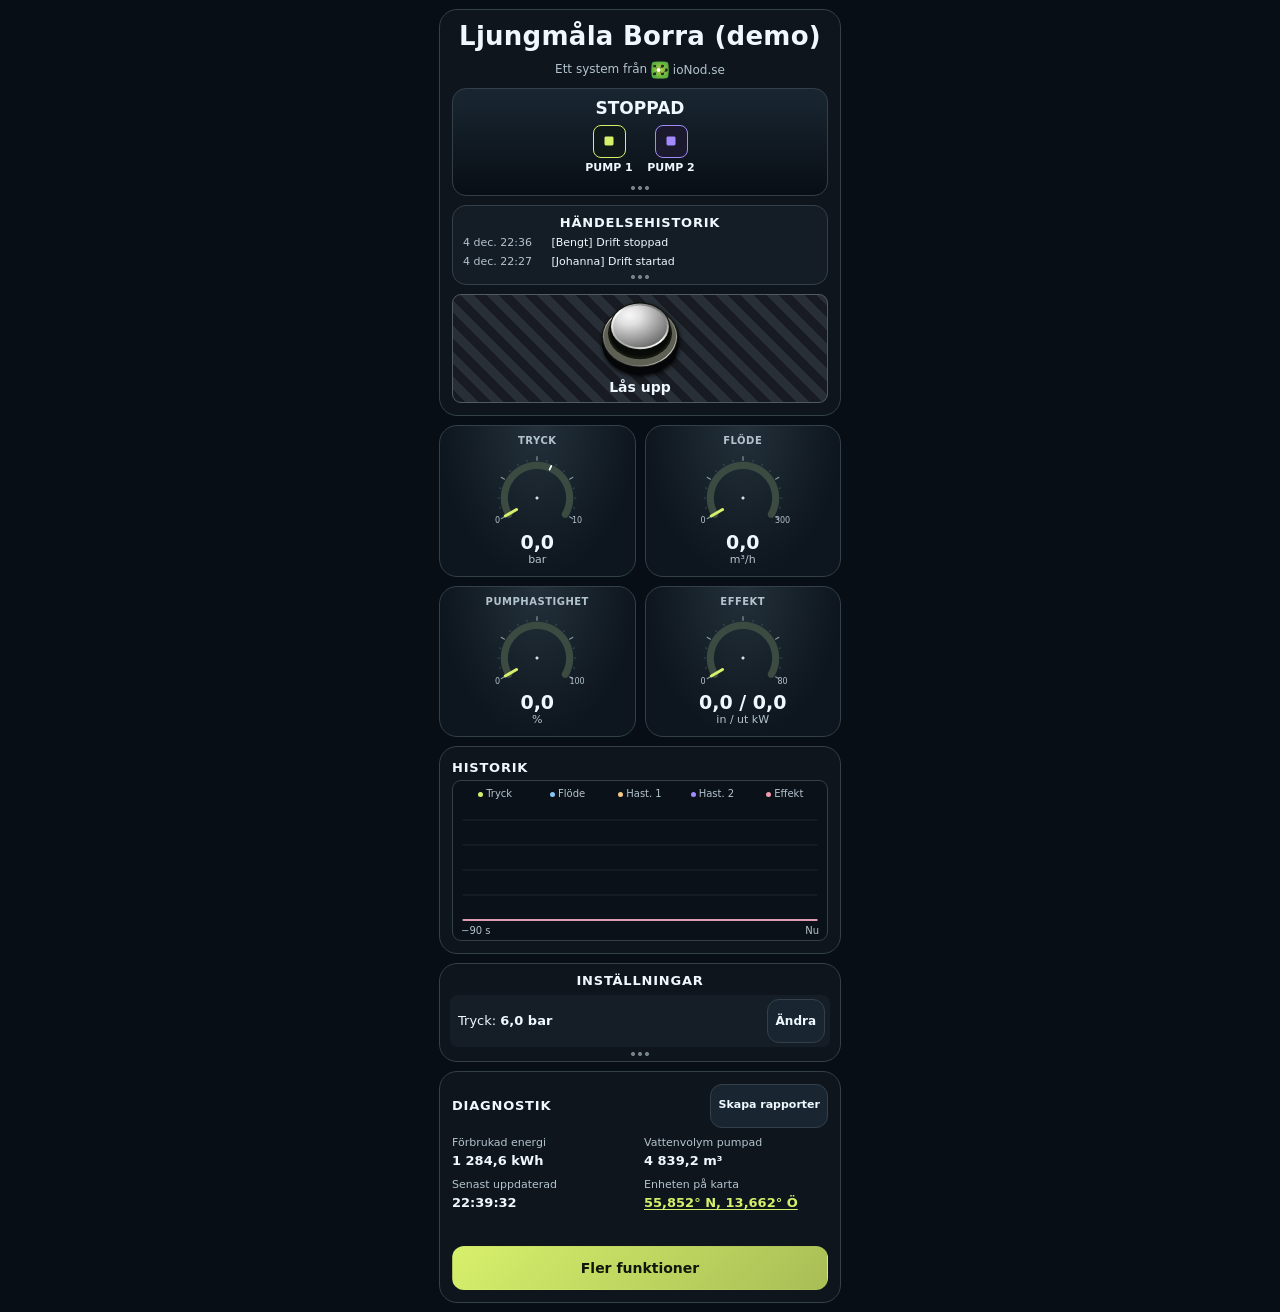
<file: preview/assets/faux-superpump/demo.html>
<!doctype html>
<html class="demo" lang="sv">
<head>
    <meta charset="utf-8">
    <link rel="icon" type="image/jpeg" href="../ionod-logo.jpg">
    <meta name="viewport" content="width=device-width, initial-scale=1">
    <title>Ljungmåla Borra (demo)</title>
    <link rel="stylesheet" href="style.css">
    <link rel="stylesheet" href="embedded.css">
    <script defer src="simulator.js"></script>
</head>
<body>
    <main>
        <header class="panel hero">
            <h1>Ljungmåla Borra (demo)</h1>
            <p class="credit"><span id="credit"></span> <img src="ionod-credit.png" alt="IoNod" width="18" height="18"> ioNod.se</p>

            <section class="process fold-card">
                <button id="pumps-toggle" class="fold-toggle" type="button" aria-expanded="false" aria-controls="pumps-fold">
                    <strong id="process-status" class="process-status"><span id="process-state"></span><span id="process-pressure"></span></strong>
                    <span id="pumps" class="pumps"></span>
                </button>
                <div id="pumps-fold" class="fold" inert><div class="fold-clip"><div id="pump-controls" class="pump-controls"></div></div></div>
            </section>

            <section class="events fold-card">
                <button id="events-toggle" class="fold-toggle" type="button" aria-expanded="false" aria-controls="events-fold">
                    <strong id="events-title" class="section-title"></strong>
                </button>
                <ol id="event-preview" class="event-list"></ol>
                <div id="events-fold" class="fold" inert><div class="fold-clip"><ol id="event-list" class="event-list" start="3"></ol></div></div>
            </section>

            <div class="control-panel">
                <div id="commands" class="commands" inert>
                    <button id="start" class="command" type="button"><span class="sculpt" aria-hidden="true"></span><span id="start-label"></span></button>
                    <button id="stop" class="command" type="button"><span class="sculpt" aria-hidden="true"></span><span id="stop-label"></span></button>
                    <button id="reset" class="pill" type="button" hidden></button>
                </div>
                <div id="locked-controls" class="locked-controls">
                    <button id="unlock" class="command" type="button" aria-controls="commands" aria-expanded="false"><span class="sculpt" aria-hidden="true"></span><span id="unlock-label"></span></button>
                </div>
            </div>
        </header>

        <section id="gauges" class="gauges"></section>

        <section class="panel history" aria-labelledby="history-title">
            <h2 id="history-title" class="section-title"></h2>
            <div id="graph-box" class="graph-box">
                <ul id="graph-legend" class="graph-legend"></ul>
                <canvas id="graph" width="640" height="216" role="img"></canvas>
                <div class="graph-time"><span id="graph-start"></span><strong id="graph-readout" hidden></strong><span id="graph-end"></span></div>
            </div>
        </section>

        <section class="panel settings fold-card">
            <button id="settings-toggle" class="fold-toggle" type="button" aria-expanded="false" aria-controls="settings-fold">
                <strong id="settings-title" class="section-title"></strong>
            </button>
            <div class="settings-row pressure-setting">
                <div><span id="setpoint-label"></span> <strong id="setpoint"></strong></div>
                <button id="set-pressure" class="pill" type="button" aria-haspopup="dialog" aria-labelledby="configure-pressure setpoint-label"><span id="configure-pressure"></span></button>
            </div>
            <div id="settings-fold" class="fold" inert><div class="fold-clip">
                <div class="settings-actions">
                    <section class="alarm-group">
                        <div class="settings-row">
                            <h2 id="pressure-alarm-label" class="section-title"></h2>
                            <button id="set-pressure-alarm" class="pill" type="button" aria-haspopup="dialog" aria-labelledby="configure-pressure-alarm pressure-alarm-label"><span id="configure-pressure-alarm"></span></button>
                        </div>
                        <dl id="pressure-alarm-readings" class="alarm-readings"></dl>
                    </section>
                    <section class="alarm-group">
                        <div class="settings-row">
                            <h2 id="flow-alarm-label" class="section-title"></h2>
                            <button id="set-flow-alarm" class="pill" type="button" aria-haspopup="dialog" aria-labelledby="configure-flow-alarm flow-alarm-label"><span id="configure-flow-alarm"></span></button>
                        </div>
                        <dl id="flow-alarm-readings" class="alarm-readings"></dl>
                    </section>
                </div>
            </div></div>
        </section>

        <section class="panel diagnostics-panel">
            <div class="diagnostics-heading">
                <h2 id="diagnostics-title" class="section-title"></h2>
                <button id="report" class="pill" type="button" aria-haspopup="dialog"></button>
            </div>
            <dl class="diagnostics">
                <div><dt id="energy-label"></dt><dd id="energy"></dd></div>
                <div><dt id="volume-label"></dt><dd id="volume"></dd></div>
                <div><dt id="updated-label"></dt><dd><time id="updated"></time></dd></div>
                <div>
                    <dt id="gps-label"></dt>
                    <dd><button id="gps" class="map-link" type="button" aria-haspopup="dialog"></button></dd>
                </div>
            </dl>
            <button id="more" class="pill accent" type="button" aria-haspopup="dialog"></button>
        </section>
    </main>

    <div id="toast" class="toast" role="status" aria-atomic="true">
        <img src="bell.png" alt="">
        <div><strong id="toast-label"></strong><span id="toast-message"></span></div>
    </div>

    <dialog id="unavailable" aria-labelledby="unavailable-title">
        <h2 id="unavailable-title"></h2>
        <ul id="unavailable-list"></ul>
        <form method="dialog"><button id="close" class="pill accent" type="submit" autofocus></button></form>
    </dialog>

    <dialog id="configuration" aria-labelledby="configuration-title">
        <h2 id="configuration-title"></h2>
        <form id="configuration-form">
            <div id="configuration-fields" class="configuration-fields"></div>
            <div class="configuration-actions">
                <button id="cancel-configuration" class="pill" type="button"></button>
                <button id="save-configuration" class="pill accent" type="submit"></button>
            </div>
        </form>
    </dialog>
</body>
</html>
</file>
<file: preview/styles.css>
/* IoNod – gemensam design för startsida, produkter och Om oss. */
:root{
  --cream:#f5f3eb;
  --paper:#fffef8;
  --green:#1b4936;
  --green-dark:#153c2d;
  --green-muted:#52674e;
  --sage:#e3e9da;
  --orange:#f87845;
  --orange-light:#f8e0cf;
  --line:#d9ddce;
  --text:#244534;
  --radius:26px
}

*{
  box-sizing:border-box
}

html{
  scroll-behavior:smooth;
  scroll-padding-top:28px
}

body{
  margin:0;
  background:var(--cream);
  color:var(--text);
  font-family:"Segoe UI",Arial,sans-serif;
  font-size:16px;
  line-height:1.6;
  -webkit-font-smoothing:antialiased
}

button,input{
  font:inherit
}

button,a,input{
  -webkit-tap-highlight-color:transparent
}

button,a{
  touch-action:manipulation
}

button{
  cursor:pointer
}

a{
  color:inherit;
  text-decoration:none
}

img,svg{
  display:block;
  max-width:100%
}

button{
  color:inherit
}

button:disabled{
  cursor:default
}

button:focus-visible,a:focus-visible,input:focus-visible,summary:focus-visible{
  outline:3px solid #c94d25;
  outline-offset:5px
}

::selection{
  background:var(--orange-light);
  color:var(--green)
}

[hidden]{
  display:none!important
}

.wrap{
  width:min(1240px,calc(100% - 96px));
  margin-inline:auto
}

.section-space{
  padding-block:105px
}

h1,h2,h3,p{
  margin:0
}

h1,h2,h3{
  font-family:Arial,"Segoe UI",sans-serif
}

h1,h2{
  font-weight:600;
  letter-spacing:-.065em;
  line-height:1.04
}

h1{
  font-size:clamp(56px,6.1vw,88px)
}

h2{
  font-size:clamp(38px,4.3vw,60px)
}

h3{
  letter-spacing:-.04em
}

.eyebrow{
  display:flex;
  align-items:center;
  gap:10px;
  font-size:11px;
  font-weight:700;
  letter-spacing:.14em;
  text-transform:uppercase;
  line-height:1.7
}

.status-dot{
  display:inline-block;
  flex:0 0 7px;
  width:7px;
  height:7px;
  border-radius:50%;
  background:#72a45c;
  box-shadow:0 0 0 4px #72a45c16
}

.muted-green{
  color:var(--green-muted)
}

.orange-word{
  color:var(--orange);
  display:inline-block;
  position:relative
}

.orange-word svg{
  position:absolute;
  bottom:-13px;
  left:0;
  width:100%;
  height:18px;
  overflow:visible;
  fill:none;
  stroke:var(--orange);
  stroke-width:4;
  stroke-linecap:round
}

.button{
  display:inline-flex;
  align-items:center;
  justify-content:center;
  gap:26px;
  min-height:54px;
  padding:14px 24px;
  border:1px solid transparent;
  border-radius:8px;
  font-size:13px;
  font-weight:650;
  line-height:1.5;
  transition:background .2s,transform .2s,box-shadow .2s
}

.button:hover{
  transform:translateY(-3px);
  box-shadow:0 8px 20px #153c2d13
}

.button span{
  font-size:21px;
  line-height:1
}

.button-green{
  background:var(--green);
  color:var(--cream)
}

.button-green:hover{
  background:#2d6148
}

.button-cream{
  background:var(--cream);
  color:var(--green)
}

.button-orange{
  background:var(--orange);
  color:var(--green-dark)
}

.button-small{
  min-height:43px;
  padding:10px 17px
}

.text-link{
  display:inline-flex;
  align-items:center;
  gap:12px;
  font-size:13px;
  font-weight:650;
  min-height:44px
}

.text-link:hover{
  text-decoration:underline;
  text-underline-offset:5px
}

.text-link>span:last-child:not(.play-icon){
  font-size:22px
}

.play-icon{
  display:grid;
  place-items:center;
  font-size:9px;
  width:31px;
  height:31px;
  border:1px solid #a7b4a4;
  border-radius:50%
}

.skip-link{
  position:fixed;
  left:16px;
  top:-100px;
  z-index:100;
  background:var(--green);
  color:white;
  padding:12px 18px;
  border-radius:6px
}

.skip-link:focus{
  top:10px
}

.sr-only{
  position:absolute;
  width:1px;
  height:1px;
  padding:0;
  margin:-1px;
  overflow:hidden;
  clip:rect(0,0,0,0);
  white-space:nowrap;
  border:0
}

/* Meny */
html{
  --site-header-height:108px;
  scroll-padding-top:calc(var(--site-header-height) + 20px)
}

.home-header,.page-header{
  position:sticky;
  top:0;
  z-index:60;
  background:var(--cream);
  box-shadow:0 5px 18px #1b49360a
}

.home-header .logo{
  padding:6px 10px;
  border-radius:8px
}

.home-header .logo img{
  width:64px
}

.site-header{
  height:108px;
  display:flex;
  align-items:center;
  justify-content:space-between;
  border-bottom:1px solid var(--line);
  gap:28px
}

.logo{
  display:inline-flex;
  width:fit-content;
  align-items:center;
  justify-content:center;
  flex-shrink:0;
  padding:10px 14px;
  border-radius:10px;
  background:transparent;
  line-height:0
}

.logo img{
  display:block;
  width:94px;
  height:auto
}

.site-nav{
  display:flex;
  align-items:center;
  gap:34px;
  font-size:12px;
  font-weight:600
}

.site-nav>a:not(.button){
  position:relative;
  padding-block:12px
}

.site-nav>a:not(.button):after{
  content:"";
  position:absolute;
  bottom:3px;
  left:0;
  width:0;
  height:2px;
  background:var(--orange);
  transition:width .2s
}

.site-nav>a:hover:after,.site-nav>a[aria-current="page"]:after{
  width:100%
}

.nav-cta{
  margin-left:16px
}

.header-tagline{
  color:var(--green-muted);
  font-size:12px;
  letter-spacing:.02em
}

.intro-navigation{
  display:grid;
  grid-template-columns:repeat(2,minmax(0,1fr));
  gap:10px;
  width:100%;
  max-width:440px;
  margin-top:28px
}

.intro-navigation .button{
  justify-content:space-between;
  gap:12px;
  padding-inline:20px
}

.button-outline{
  border-color:#b6c4ac;
  background:var(--cream);
  color:var(--green)
}

.button-outline:hover{
  background:var(--sage)
}

.back-to-navigation{
  margin-top:30px
}

.menu-toggle{
  display:none;
  background:none;
  border:1px solid var(--line);
  padding:8px 13px;
  border-radius:7px;
  font-size:13px
}

/* Hero och den interaktiva telefonen */
.hero{
  display:grid;
  grid-template-columns:1fr 1.12fr;
  align-items:center;
  min-height:680px;
  padding-block:35px 50px;
  gap:12px
}

.hero-copy{
  position:relative;
  z-index:2;
  padding-block:35px
}

.hero-copy .eyebrow{
  margin-bottom:26px
}

.hero-description{
  margin-top:32px;
  max-width:380px;
  font-size:17px;
  line-height:1.75;
  color:#62715f
}

.hero-actions{
  display:flex;
  align-items:center;
  gap:23px;
  flex-wrap:wrap;
  margin-top:30px
}

.hero-footnote{
  display:flex;
  align-items:center;
  gap:8px;
  font-size:11px;
  color:#66725e;
  margin-top:28px
}

.tiny-check{
  display:grid;
  place-items:center;
  border:1px solid #9da994;
  border-radius:50%;
  height:16px;
  width:16px;
  font-size:10px
}

.hero-art{
  position:relative;
  height:590px;
  isolation:isolate;
  scroll-margin-top:25px
}

.hero-art:before{
  content:"";
  position:absolute;
  width:93%;
  height:87%;
  left:3%;
  top:9%;
  border-radius:50%;
  background:#e5e8d8;
  z-index:-2
}

.landscape-image{
  position:absolute;
  left:-5%;
  top:13%;
  width:102%;
  height:88%;
  object-fit:cover;
  border-radius:48%;
  mix-blend-mode:multiply;
  z-index:-1
}

.art-orbit{
  position:absolute;
  border:1px dashed #a0b19370;
  left:0;
  top:4%;
  width:98%;
  height:88%;
  border-radius:50%;
  transform:rotate(-24deg)
}

.orbit-two{
  left:4%;
  top:1%;
  width:91%;
  height:98%;
  transform:rotate(32deg);
  opacity:.45
}

.floating-label{
  position:absolute;
  z-index:3;
  display:flex;
  align-items:center;
  gap:9px;
  background:var(--paper);
  border:1px solid #fff8;
  border-radius:9px;
  padding:12px 16px;
  box-shadow:0 8px 25px #173d2d0b;
  font-size:10px;
  font-weight:600
}

.connection-label{
  top:12%;
  left:1%;
  animation:float 6s ease-in-out infinite
}

.landscape-label{
  left:0;
  bottom:18%;
  animation:float 6s ease-in-out -3s infinite
}

.location-icon{
  color:var(--orange);
  font-size:25px;
  line-height:1
}

.label-line{
  height:16px;
  width:1px;
  background:var(--line);
  margin-inline:3px
}

.phone{
  position:absolute;
  top:44px;
  right:7%;
  width:246px;
  height:493px;
  padding:0 15px 18px;
  border:6px solid var(--green-dark);
  border-radius:36px;
  background:var(--cream);
  box-shadow:3px 3px 0 #48705b,14px 24px 35px #153c2d26;
  transform:none;
  z-index:2;
  overflow:hidden;
  font-family:"Segoe UI",Arial,sans-serif
}

.phone-camera{
  position:absolute;
  width:68px;
  height:16px;
  background:var(--green-dark);
  left:50%;
  transform:translateX(-50%);
  top:0;
  border-radius:0 0 12px 12px
}

.phone-status{
  height:33px;
  padding-inline:4px;
  display:flex;
  align-items:center;
  justify-content:space-between;
  font-size:9px;
  font-weight:700
}

.phone-status>span:last-child{
  display:flex;
  align-items:center;
  gap:5px
}

.battery{
  display:inline-block;
  border:1px solid var(--green);
  width:14px;
  height:7px;
  border-radius:2px;
  background:linear-gradient(to right,var(--green) 80%,transparent 80%)
}

.app-header{
  display:flex;
  align-items:center;
  justify-content:space-between;
  padding-top:7px
}

.app-logo{
  font-family:"Trebuchet MS",Arial,sans-serif;
  font-size:22px;
  font-weight:700;
  letter-spacing:-1px
}

.app-logo>span{
  color:var(--orange)
}

.demo-pill{
  font-size:7px;
  letter-spacing:1px;
  background:var(--sage);
  padding:3px 7px;
  border-radius:5px
}

.app-greeting{
  display:flex;
  flex-direction:column;
  gap:2px;
  padding-top:15px
}

.app-greeting>span{
  font-size:9px;
  color:#70806c
}

.app-greeting strong{
  font-size:16px;
  letter-spacing:-.6px;
  display:flex;
  justify-content:space-between
}

.app-tabs{
  display:flex;
  border-bottom:1px solid var(--line);
  margin-top:10px;
  gap:15px
}

.app-tab{
  background:none;
  border:0;
  border-bottom:2px solid transparent;
  border-radius:0;
  padding:9px 3px;
  font-size:9px;
  color:#77846e;
  min-height:34px
}

.app-tab.active{
  border-color:var(--green);
  color:var(--green);
  font-weight:700
}

.water-gauge{
  position:relative;
  width:145px;
  height:145px;
  margin:10px auto 8px
}

.gauge-svg{
  width:100%;
  height:100%;
  transform:rotate(-90deg)
}

.gauge-track,.gauge-progress{
  fill:none;
  stroke-width:6
}

.gauge-track{
  stroke:#e0e6d7
}

.gauge-progress{
  stroke:var(--green);
  stroke-dasharray:414.69;
  stroke-dashoffset:149.29;
  stroke-linecap:round;
  transition:stroke .4s
}

.gauge-content{
  position:absolute;
  inset:0;
  display:flex;
  align-items:center;
  justify-content:center;
  flex-direction:column
}

.drop-icon{
  width:13px;
  height:16px;
  fill:var(--orange);
  margin-bottom:1px
}

.gauge-content strong{
  font-size:37px;
  font-weight:600;
  letter-spacing:-2px;
  line-height:1.2
}

.gauge-content strong span{
  font-size:17px;
  letter-spacing:-.5px
}

.gauge-content>span{
  font-size:9px;
  color:#687b63;
  margin-top:1px
}

.pump-control{
  display:flex;
  justify-content:space-between;
  align-items:center;
  background:#e8eddf;
  border-radius:10px;
  padding:12px 11px
}

.pump-control>div{
  display:flex;
  flex-direction:column;
  gap:2px
}

.app-caption{
  font-size:8px;
  color:#65785e
}

.pump-control strong{
  font-size:10px;
  font-weight:600
}

.pump-switch{
  width:42px;
  height:27px;
  min-width:42px;
  padding:3px;
  border:0;
  border-radius:30px;
  background:var(--green);
  transition:background .25s;
  position:relative
}

.pump-switch:before{
  content:"";
  position:absolute;
  inset:-9px 0
}

.pump-switch>span{
  display:block;
  width:21px;
  height:21px;
  background:#fffef5;
  border-radius:50%;
  transform:translateX(15px);
  transition:transform .25s;
  box-shadow:0 1px 5px #0002
}

.pump-switch[aria-pressed="false"]{
  background:#a1ad96
}

.pump-switch[aria-pressed="false"]>span{
  transform:translateX(0)
}

.phone.pump-off .gauge-progress{
  stroke:#9ba98b
}

.target-control{
  margin-top:13px
}

.target-control label{
  display:flex;
  align-items:center;
  justify-content:space-between;
  font-size:9px
}

.target-control output{
  font-size:10px;
  font-weight:700
}

.target-control input{
  display:block;
  width:100%;
  margin:8px 0 0;
  height:18px;
  accent-color:var(--green);
  cursor:pointer
}

.target-control p{
  font-size:8px;
  color:#6a7b61;
  margin-top:1px
}

.app-footer{
  position:absolute;
  left:15px;
  right:15px;
  bottom:20px;
  display:flex;
  align-items:center;
  gap:6px;
  border-top:1px solid var(--line);
  padding-top:8px;
  font-size:8px
}

.app-footer .status-dot{
  width:4px;
  height:4px;
  flex-basis:4px;
  box-shadow:none
}

.app-footer>span:last-child{
  margin-left:auto;
  font-size:13px
}

.phone-home{
  position:absolute;
  bottom:6px;
  left:50%;
  transform:translateX(-50%);
  background:var(--green-dark);
  width:70px;
  height:3px;
  border-radius:5px
}

.history-title{
  font-size:11px;
  font-weight:600;
  margin-top:22px
}

.activity-list{
  list-style:none;
  padding:0;
  margin-top:12px;
  max-height:217px;
  overflow-y:auto
}

.activity-list li{
  display:flex;
  align-items:flex-start;
  gap:9px;
  padding:10px 0;
  border-bottom:1px solid var(--line)
}

.activity-dot{
  width:6px;
  height:6px;
  background:var(--orange);
  border-radius:50%;
  margin-top:4px;
  flex-shrink:0
}

.activity-list li>div{
  display:flex;
  flex-direction:column;
  gap:2px
}

.activity-list strong{
  font-size:10px;
  font-weight:600
}

.activity-list li>div>span{
  font-size:8px;
  color:#6a7b61
}

.history-hint{
  font-size:9px;
  color:#6a7b61;
  line-height:1.6
}

.demo-pointer{
  position:absolute;
  z-index:3;
  right:0;
  bottom:14px;
  display:flex;
  align-items:flex-end;
  gap:4px;
  transform:rotate(-7deg);
  font-family:Georgia,serif;
  font-style:italic;
  font-size:15px
}

.demo-pointer svg{
  width:60px;
  height:44px;
  fill:none;
  stroke:var(--orange);
  stroke-width:2;
  stroke-linecap:round;
  transform:rotate(150deg)
}

.art-caption{
  position:absolute;
  left:3%;
  bottom:4px;
  font-size:8px;
  color:#65765d
}

.connection-line{
  position:absolute;
  width:48%;
  height:25%;
  left:17%;
  top:40%;
  border-top:2px dashed #f8784580;
  border-right:2px dashed #f8784580;
  transform:rotate(-20deg);
  z-index:0;
  border-radius:0 25px 0 0
}

.connection-line span{
  position:absolute;
  top:-4px;
  width:6px;
  height:6px;
  border-radius:50%;
  background:var(--orange);
  animation:data-flow 4s linear infinite
}

.connection-line span:nth-child(2){
  animation-delay:-1.3s
}

.connection-line span:nth-child(3){
  animation-delay:-2.6s
}

/* Fördelar och egna illustrationer */
.benefit-strip{
  background:var(--sage);
  border-block:1px solid #d9e0cd
}

.benefit-strip-inner{
  display:flex;
  align-items:center;
  justify-content:space-between;
  gap:20px;
  min-height:82px
}

.benefit-strip-inner>span{
  display:flex;
  align-items:center;
  gap:13px;
  font-size:12px;
  font-weight:600
}

.benefit-strip-inner i{
  font-style:normal;
  font-size:29px;
  font-weight:400;
  color:var(--green)
}

.benefit-strip-inner .strip-end{
  font-family:Georgia,serif;
  font-weight:400;
  font-style:italic;
  font-size:17px;
  color:#5e7256
}

.section-heading{
  position:relative
}

.section-heading h2{
  margin-top:17px
}

.section-heading>p:last-child:not(.eyebrow){
  position:absolute;
  right:3%;
  bottom:5px;
  color:#6b7865;
  font-size:14px;
  line-height:1.9
}

.feature-grid{
  display:grid;
  grid-template-columns:repeat(3,1fr);
  gap:20px;
  margin-top:42px
}

.feature-card{
  padding:24px 28px 30px;
  border-radius:var(--radius);
  background:var(--sage);
  position:relative;
  overflow:hidden
}

.feature-simple{
  background:var(--orange-light)
}

.feature-connect{
  background:#e8e8dc
}

.feature-number{
  font-size:9px;
  font-weight:600;
  letter-spacing:.1em;
  opacity:.75
}

.feature-visual{
  height:170px;
  position:relative;
  display:flex;
  align-items:center;
  justify-content:center;
  margin:7px 0 17px
}

.feature-card h3{
  font-size:28px;
  font-weight:600;
  line-height:1.15
}

.feature-card p{
  font-size:12px;
  line-height:1.85;
  margin-top:15px;
  color:#5e7158;
  max-width:260px
}

.mini-device{
  position:absolute;
  left:10%;
  top:41px;
  width:85px;
  height:87px;
  transform:rotate(-13deg);
  border-radius:13px;
  background:var(--paper);
  box-shadow:6px 7px 0 #b1bfa5,10px 15px 18px #183d2c12;
  display:flex;
  align-items:center;
  justify-content:center;
  font-size:17px;
  font-weight:700;
  letter-spacing:-1px
}

.mini-device .status-dot{
  position:absolute;
  bottom:12px;
  right:12px;
  width:4px;
  height:4px;
  flex-basis:4px;
  box-shadow:none
}

.mini-phone{
  position:absolute;
  right:15%;
  top:18px;
  width:65px;
  height:121px;
  border:4px solid var(--green);
  border-radius:13px;
  background:var(--cream);
  transform:rotate(13deg);
  display:grid;
  place-items:center;
  box-shadow:7px 10px 14px #183d2c1a
}

.mini-phone>span{
  position:absolute;
  top:0;
  left:14px;
  width:28px;
  height:6px;
  background:var(--green);
  border-radius:0 0 4px 4px
}

.mini-phone i{
  display:grid;
  place-items:center;
  font-style:normal;
  font-size:22px;
  width:37px;
  height:37px;
  border-radius:50%;
  background:var(--sage)
}

.signal-rings{
  position:absolute;
  left:42%;
  top:50px;
  transform:rotate(-12deg);
  width:35px;
  height:50px
}

.signal-rings span{
  position:absolute;
  width:17px;
  height:34px;
  border-right:2px solid #839b76;
  border-radius:50%;
  left:0;
  top:0;
  animation:signal 3s infinite
}

.signal-rings span:nth-child(2){
  width:27px;
  height:48px;
  top:-7px;
  animation-delay:.3s
}

.signal-rings span:nth-child(3){
  width:37px;
  height:62px;
  top:-14px;
  animation-delay:.6s
}

.big-toggle{
  width:147px;
  height:77px;
  padding:8px;
  background:var(--orange);
  border-radius:50px;
  box-shadow:0 7px 0 #de784a26;
  transform:rotate(-13deg);
  display:flex;
  justify-content:flex-end
}

.big-toggle>span{
  width:61px;
  height:61px;
  background:var(--paper);
  border-radius:50%;
  display:grid;
  place-items:center;
  font-size:29px;
  box-shadow:-4px 3px 8px #6e301d12
}

.spark{
  position:absolute;
  color:#c86636;
  font-size:40px;
  font-weight:300
}

.spark-one{
  right:5%;
  top:11px
}

.spark-two{
  left:10%;
  bottom:6px;
  font-size:32px
}

.connect-visual svg{
  width:225px;
  height:150px;
  overflow:visible
}

.network-line{
  stroke:#9eae92;
  stroke-width:2;
  stroke-dasharray:4 5;
  fill:none;
  animation:dash-flow 18s linear infinite
}

.connect-visual circle{
  fill:var(--green)
}

.connect-visual circle:last-of-type{
  fill:var(--orange)
}

.cloud-shape{
  fill:var(--paper);
  stroke:#cfd6c3;
  stroke-width:1
}

.cloud-check{
  fill:none;
  stroke:var(--green);
  stroke-width:3;
  stroke-linecap:round;
  stroke-linejoin:round
}

/* Fråga och överlappande moln */
.how-section{
  display:grid;
  grid-template-columns:1fr 1fr;
  gap:100px;
  align-items:center;
  padding-top:15px
}

.question-composition{
  position:relative;
  min-height:420px;
  padding-top:10px
}

.question-card{
  position:relative;
  background:var(--orange);
  width:82%;
  min-height:310px;
  border-radius:22px;
  padding:35px 30px;
  transform:rotate(-5deg)
}

.question-spark{
  display:block;
  font-size:37px;
  line-height:1;
  margin-bottom:25px
}

.question-card>span:not(.question-spark){
  display:block;
  font-size:12px;
  margin-bottom:10px
}

.question-card h2{
  font-size:44px
}

.question-corner{
  position:absolute;
  bottom:20px;
  right:25px;
  font-family:Georgia,serif;
  font-size:75px;
  line-height:1;
  opacity:.2
}

.answer-cloud{
  position:absolute;
  right:-12px;
  bottom:1px;
  z-index:1;
  width:280px;
  padding:34px 25px 31px;
  text-align:center;
  border-radius:49% 46% 44% 43% / 43% 47% 41% 45%;
  background:var(--sage);
  box-shadow:0 0 0 8px var(--cream);
  transform:rotate(5deg)
}

.answer-cloud:before,.answer-cloud:after{
  content:"";
  position:absolute;
  background:var(--sage);
  border-radius:50%;
  z-index:-1
}

.answer-cloud:before{
  width:110px;
  height:100px;
  left:17px;
  top:-10px
}

.answer-cloud:after{
  width:100px;
  height:90px;
  right:2px;
  top:6px
}

.cloud-eyebrow{
  font-size:9px;
  font-weight:700;
  text-transform:uppercase;
  letter-spacing:.1em
}

.answer-cloud p{
  font-size:21px;
  line-height:1.45;
  letter-spacing:-.5px;
  margin-top:11px
}

.answer-cloud p strong{
  font-size:17px;
  font-weight:600
}

.answer-cloud>span:last-child{
  position:absolute;
  right:35px;
  bottom:13px;
  color:var(--green);
  font-size:25px
}

.how-copy>h2{
  font-size:44px;
  margin-top:16px
}

.steps{
  list-style:none;
  padding:0;
  margin:28px 0 18px
}

.steps li{
  display:flex;
  gap:15px;
  padding:14px 0
}

.steps li>span{
  font-size:10px;
  color:#65765d;
  padding-top:4px;
  letter-spacing:.05em
}

.steps h3{
  font-size:15px;
  letter-spacing:-.02em;
  font-weight:650
}

.steps p{
  font-size:12px;
  color:#6a7863;
  margin-top:4px
}

.how-copy>.text-link{
  font-size:12px
}

/* Partner och avslut */
.partner-section{
  border-radius:30px;
  background:var(--green);
  color:var(--cream);
  padding:65px 70px;
  display:grid;
  grid-template-columns:.95fr 1fr;
  gap:70px;
  align-items:center;
  overflow:hidden
}

.partner-section .eyebrow{
  color:#b9c8a9;
  font-size:9px
}

.partner-section h2{
  font-size:43px;
  margin-top:19px
}

.partner-section p:not(.eyebrow){
  font-size:12px;
  line-height:1.9;
  color:#bfccb5;
  max-width:380px;
  margin-top:21px
}

.partner-section .button{
  margin-top:27px;
  font-size:12px;
  min-height:48px
}

.partner-art{
  position:relative;
  height:270px;
  display:grid;
  place-items:center
}

.partner-orbit{
  position:absolute;
  width:280px;
  height:230px;
  border:1px solid #71967670;
  border-radius:50%;
  transform:rotate(-30deg)
}

.partner-orbit:before{
  content:"";
  position:absolute;
  inset:22px -30px;
  border:1px dashed #71967670;
  border-radius:50%;
  transform:rotate(55deg)
}

.partner-node{
  position:absolute;
  display:grid;
  place-items:center;
  border-radius:50%;
  background:#355f45;
  color:var(--cream);
  font-size:13px;
  width:76px;
  height:76px;
  border:1px solid #79906d80
}

.node-a{
  top:12px;
  left:30px
}

.node-b{
  width:128px;
  height:128px;
  background:var(--cream);
  color:var(--green);
  font-family:"Trebuchet MS",Arial,sans-serif;
  font-size:28px;
  letter-spacing:-1.5px;
  display:flex;
  justify-content:center;
  align-items:center;
  box-shadow:0 0 0 17px #f5f3eb07,0 0 0 37px #f5f3eb04
}

.node-b span{
  color:var(--orange)
}

.node-c{
  bottom:0;
  right:13px;
  width:89px;
  height:89px;
  background:var(--orange);
  color:var(--green-dark);
  border:0
}

.partner-spark{
  position:absolute;
  right:8%;
  top:4px;
  color:#b6c4a4;
  font-size:35px
}

.closing-section{
  text-align:center
}

.closing-section>.eyebrow{
  justify-content:center
}

.closing-section h2{
  margin-top:20px;
  font-size:55px
}

.closing-links{
  display:grid;
  grid-template-columns:1fr 1fr;
  gap:28px;
  max-width:900px;
  margin:44px auto 0;
  text-align:left
}

.closing-link{
  display:flex;
  justify-content:space-between;
  align-items:center;
  border-top:1px solid var(--line);
  border-bottom:1px solid var(--line);
  padding-block:23px;
  gap:15px
}

.closing-link>span:first-child{
  font-size:21px;
  font-weight:600;
  letter-spacing:-.6px
}

.closing-link small{
  display:block;
  font-size:8px;
  letter-spacing:.12em;
  font-weight:600;
  color:#7a856d;
  margin-bottom:5px
}

.round-arrow{
  display:grid;
  place-items:center;
  width:46px;
  height:46px;
  flex-shrink:0;
  border:1px solid #bdc7b2;
  border-radius:50%;
  font-size:23px;
  transition:background .2s,transform .2s
}

.closing-link:hover .round-arrow{
  background:var(--sage);
  transform:rotate(10deg)
}

.site-footer{
  display:flex;
  align-items:center;
  gap:26px;
  flex-wrap:wrap;
  padding-block:28px 35px;
  border-top:1px solid var(--line)
}

.site-footer .logo{
  padding:7px 11px;
  border-radius:8px
}

.site-footer .logo img{
  width:76px
}

.site-footer p{
  font-size:11px;
  color:#6b7862
}

.site-footer .prototype-label{
  margin-left:auto;
  font-size:9px;
  color:#7c856f
}

.site-footer>a:not(.logo){
  font-size:10px;
  margin-left:25px
}

.site-footer .site-credit{
  flex-basis:100%;
  grid-column:1 / -1;
  order:5;
  font-size:11px;
  line-height:1.7
}

/* Undersidor */
.page-hero{
  padding-block:75px 65px;
  max-width:900px
}

.breadcrumb{
  display:flex;
  gap:10px;
  align-items:center;
  font-size:11px;
  color:#6c7d61;
  margin-bottom:34px
}

.breadcrumb a:hover{
  text-decoration:underline
}

.page-hero h1{
  font-size:clamp(48px,5.5vw,77px);
  margin-top:17px
}

.page-lead{
  max-width:530px;
  font-size:17px;
  color:#6b7863;
  margin-top:26px;
  line-height:1.85
}

.concept-note{
  font-size:11px;
  color:#64745c;
  padding:12px 16px;
  border-left:2px solid var(--orange);
  background:#ebece0;
  margin-top:28px;
  max-width:650px
}

.catalog-section{
  padding-bottom:80px
}

.catalog-toolbar{
  display:flex;
  align-items:center;
  justify-content:space-between;
  gap:20px;
  border-bottom:1px solid var(--line);
  padding-block:10px 25px
}

.filter-group{
  display:flex;
  gap:8px;
  flex-wrap:wrap
}

.filter-button{
  border:1px solid #cbd4bf;
  background:transparent;
  border-radius:50px;
  padding:9px 18px;
  font-size:12px;
  min-height:42px;
  transition:background .2s
}

.filter-button[aria-pressed="true"]{
  background:var(--green);
  border-color:var(--green);
  color:var(--cream)
}

.catalog-count{
  font-size:11px;
  white-space:nowrap;
  color:#6a7c61
}

.product-grid{
  display:grid;
  grid-template-columns:repeat(3,1fr);
  gap:25px;
  margin-top:30px
}

.product-card{
  border:1px solid var(--line);
  border-radius:22px;
  overflow:hidden;
  background:#fbfaf4;
  display:flex;
  flex-direction:column
}

.product-image{
  height:250px;
  position:relative;
  background:var(--sage);
  overflow:hidden
}

.product-image img{
  width:100%;
  height:100%;
  object-fit:cover;
  mix-blend-mode:multiply
}

.product-tag{
  position:absolute;
  top:18px;
  left:18px;
  font-size:9px;
  font-weight:600;
  background:var(--paper);
  padding:5px 9px;
  border-radius:4px;
  z-index:1
}

.product-image-phone{
  display:grid;
  place-items:center;
  background:var(--orange-light)
}

.product-image-phone .mini-phone{
  position:relative;
  inset:auto;
  width:93px;
  height:173px;
  border-radius:20px;
  border-width:5px;
  transform:rotate(10deg)
}

.product-image-phone .mini-phone>span{
  width:41px;
  left:21px;
  height:9px
}

.product-image-phone .mini-phone i{
  width:54px;
  height:54px;
  font-size:29px
}

.product-image-web{
  display:grid;
  place-items:center;
  background:#e6e7dd
}

.mini-browser{
  width:76%;
  height:150px;
  background:var(--paper);
  border:3px solid var(--green);
  border-radius:10px;
  transform:rotate(-6deg);
  box-shadow:8px 10px 0 #b9c4ac
}

.browser-top{
  height:22px;
  border-bottom:1px solid var(--line);
  display:flex;
  gap:4px;
  align-items:center;
  padding-left:9px
}

.browser-top i{
  width:4px;
  height:4px;
  background:#b2bca5;
  border-radius:50%
}

.browser-content{
  display:flex;
  align-items:center;
  gap:16px;
  padding:20px
}

.browser-circle{
  width:58px;
  height:58px;
  border:5px solid var(--green);
  border-right-color:var(--sage);
  border-radius:50%;
  display:grid;
  place-items:center;
  font-size:14px;
  font-weight:600
}

.browser-lines{
  flex:1;
  display:flex;
  flex-direction:column;
  gap:9px
}

.browser-lines i{
  display:block;
  height:8px;
  border-radius:3px;
  background:var(--sage)
}

.browser-lines i:last-child{
  width:60%;
  background:var(--orange)
}

.product-body{
  padding:26px;
  display:flex;
  flex-direction:column;
  flex:1
}

.product-body .eyebrow{
  font-size:8px;
  color:#7a846d
}

.product-body h2{
  font-size:30px;
  letter-spacing:-.04em;
  margin-top:9px
}

.product-body p:not(.eyebrow){
  font-size:12px;
  color:#6a7861;
  line-height:1.85;
  margin-top:14px;
  flex:1
}

.product-body button{
  display:flex;
  align-items:center;
  justify-content:space-between;
  width:100%;
  border:0;
  border-top:1px solid var(--line);
  background:none;
  font-size:12px;
  font-weight:600;
  text-align:left;
  padding:18px 0 0;
  margin-top:24px;
  min-height:44px
}

.product-body button span{
  font-size:22px
}

.demo-banner{
  background:var(--sage);
  border-radius:22px;
  padding:34px 42px;
  display:flex;
  justify-content:space-between;
  align-items:center;
  gap:25px;
  margin-top:40px
}

.demo-banner h2{
  font-size:29px
}

.demo-banner p{
  font-size:12px;
  margin-top:8px;
  color:#64765b
}

.dialog{
  border:1px solid var(--line);
  padding:42px;
  border-radius:24px;
  background:var(--cream);
  color:var(--green);
  max-width:540px;
  width:calc(100% - 32px);
  box-shadow:0 25px 100px #153c2d45
}

.dialog::backdrop{
  background:#153c2d99;
  backdrop-filter:blur(4px)
}

.dialog-close{
  position:absolute;
  right:14px;
  top:12px;
  width:40px;
  height:40px;
  border:0;
  background:var(--sage);
  border-radius:50%;
  font-size:26px;
  line-height:1
}

.dialog h2{
  font-size:39px;
  margin-top:18px
}

.dialog>p:not(.eyebrow){
  font-size:14px;
  line-height:1.9;
  color:#65765d;
  margin-top:20px
}

.dialog ul{
  font-size:13px;
  padding-left:20px;
  line-height:2;
  color:#596f50
}

.dialog>.button{
  margin-top:17px
}

.dialog .dialog-note{
  font-size:10px!important;
  border-top:1px solid var(--line);
  padding-top:15px
}

.about-layout{
  display:grid;
  grid-template-columns:1.1fr 1fr;
  gap:65px;
  align-items:center;
  padding-bottom:70px
}

.about-image{
  border-radius:28px;
  overflow:hidden;
  background:var(--sage);
  position:relative;
  aspect-ratio:1.1
}

.about-image img{
  width:100%;
  height:100%;
  object-fit:cover;
  mix-blend-mode:multiply
}

.about-image figcaption{
  position:absolute;
  bottom:16px;
  left:19px;
  font-size:9px;
  background:var(--cream);
  padding:7px 12px;
  border-radius:5px
}

.about-image{
  margin:0
}

.about-story h2{
  font-size:43px;
  margin-top:15px
}

.about-story>p:not(.eyebrow){
  font-size:14px;
  line-height:1.9;
  color:#63765a;
  margin-top:22px
}

.team-section{
  padding-block:80px;
  background:var(--sage)
}

.team-section .section-heading>p:last-child{
  max-width:340px
}

.team-grid{
  display:grid;
  grid-template-columns:repeat(2,1fr);
  gap:25px;
  margin-top:40px
}

.team-card{
  border-radius:20px;
  overflow:hidden;
  background:var(--cream)
}

.team-portrait{
  height:230px;
  display:grid;
  place-items:center;
  background:#d5dfc8;
  position:relative;
  overflow:hidden
}

.team-portrait svg{
  height:180px;
  width:180px;
  align-self:end
}

.team-card:nth-child(2) .team-portrait{
  background:#f1cdb5
}

.team-card:nth-child(3) .team-portrait{
  background:#c4d4be
}

.team-portrait>span{
  position:absolute;
  top:16px;
  left:18px;
  font-size:9px;
  color:#45613d
}

.team-body{
  padding:25px
}

.team-body h3{
  font-size:24px;
  font-weight:600
}

.team-body p{
  font-size:12px;
  color:#6a7961;
  margin-top:10px;
  line-height:1.9
}

.team-section .concept-note{
  background:#f5f3eb88;
  max-width:none;
  margin-top:25px
}

.creator-credit{
  display:flex;
  align-items:flex-start;
  gap:22px;
  margin-top:30px;
  padding:28px;
  border:1px solid #bccab0;
  border-radius:20px
}

.creator-credit>span{
  color:#b94f29;
  font-size:36px;
  line-height:1.2
}

.creator-credit h3{
  margin-top:7px;
  font-size:26px;
  font-weight:600
}

.creator-credit p:last-child{
  margin-top:10px;
  color:#52674b;
  font-size:13px;
  line-height:1.8
}

.partner-detail{
  display:grid;
  grid-template-columns:1fr 1fr;
  align-items:start;
  gap:90px
}

.partner-detail h2{
  font-size:45px;
  margin-top:15px
}

.partner-detail>div>p:not(.eyebrow){
  font-size:14px;
  line-height:1.9;
  color:#67785e;
  margin-top:23px
}

.partner-points{
  list-style:none;
  padding:0;
  margin:0
}

.partner-points li{
  padding:22px 0;
  border-bottom:1px solid var(--line);
  display:flex;
  gap:18px
}

.partner-points li:first-child{
  padding-top:0
}

.partner-points li>span{
  font-size:19px;
  color:var(--orange)
}

.partner-points h3{
  font-size:20px;
  line-height:1.3
}

.partner-points p{
  font-size:12px;
  color:#67785e;
  line-height:1.8;
  margin-top:8px
}

.faq-section{
  padding-top:0;
  padding-bottom:90px
}

.faq-section h2{
  font-size:42px;
  margin-bottom:30px
}

.faq-section details{
  border-top:1px solid var(--line);
  padding:19px 0
}

.faq-section details:last-child{
  border-bottom:1px solid var(--line)
}

.faq-section summary{
  display:flex;
  justify-content:space-between;
  align-items:center;
  cursor:pointer;
  list-style:none;
  font-weight:600;
  font-size:15px;
  gap:15px
}

.faq-section summary::-webkit-details-marker{
  display:none
}

.faq-section summary:after{
  content:"+";
  font-size:25px;
  color:var(--green-muted)
}

.faq-section details[open] summary:after{
  content:"−"
}

.faq-section details p{
  max-width:730px;
  color:#64765a;
  font-size:13px;
  line-height:1.85;
  margin-top:14px
}

@keyframes float{
  0%,100%{
    transform:translateY(0)
  }
  50%{
    transform:translateY(-7px)
  }
}

@keyframes signal{
  0%,100%{
    opacity:.25
  }
  50%{
    opacity:1
  }
}

@keyframes dash-flow{
  to{
    stroke-dashoffset:-90
  }
}

@keyframes data-flow{
  0%{
    left:0;
    opacity:0
  }
  12%,85%{
    opacity:1
  }
  100%{
    left:98%;
    opacity:0
  }
}

@media(min-width:1500px){
  .hero{
    min-height:735px
  }
  .hero-art{
    height:620px
  }
  .phone{
    top:50px;
    right:10%;
    width:256px;
    height:510px
  }
  .water-gauge{
    width:153px;
    height:153px;
    margin-top:16px
  }
  .app-footer{
    bottom:23px
  }
  .target-control{
    margin-top:17px
  }
}

@media(max-width:1100px){
  .wrap{
    width:calc(100% - 64px)
  }
  .site-nav{
    gap:24px
  }
  .nav-cta{
    margin-left:0
  }
  .hero{
    grid-template-columns:1fr 1.05fr;
    min-height:640px
  }
  .hero-art{
    height:540px
  }
  .hero h1{
    font-size:67px
  }
  .hero-actions{
    gap:16px
  }
  .hero-actions .button{
    font-size:12px;
    padding-inline:18px;
    gap:14px
  }
  .phone{
    width:230px;
    height:483px;
    right:1%;
    top:25px;
    padding-inline:13px
  }
  .hero-description{
    font-size:16px
  }
  .connection-label{
    top:8%;
    left:-6%;
    font-size:9px;
    padding:10px
  }
  .landscape-label{
    left:-3%;
    bottom:15%;
    font-size:9px;
    padding:9px
  }
  .demo-pointer{
    right:-5px;
    bottom:-5px;
    font-size:13px
  }
  .art-caption{
    bottom:-22px;
    left:0
  }
  .feature-card{
    padding:23px
  }
  .feature-card h3{
    font-size:25px
  }
  .how-section{
    gap:65px
  }
  .question-card h2{
    font-size:39px
  }
  .answer-cloud{
    width:255px;
    right:-18px;
    bottom:17px
  }
  .how-copy>h2{
    font-size:38px
  }
  .partner-section{
    padding:50px 45px;
    gap:35px
  }
  .partner-section h2{
    font-size:37px
  }
  .partner-art{
    height:250px
  }
  .partner-orbit{
    width:230px;
    height:200px
  }
  .node-a{
    left:5px
  }
  .node-c{
    right:-5px
  }
  .benefit-strip-inner{
    gap:15px
  }
  .benefit-strip-inner>span{
    font-size:11px
  }
  .benefit-strip-inner .strip-end{
    display:none
  }
  .section-heading>p:last-child:not(.eyebrow){
    right:0;
    font-size:12px
  }
  .product-grid{
    gap:18px
  }
  .product-body{
    padding:23px
  }
  .product-body h2{
    font-size:27px
  }
  .product-image{
    height:210px
  }
  .about-layout{
    gap:40px
  }
  .about-story h2{
    font-size:36px
  }
  .team-section .section-heading>p:last-child{
    max-width:275px
  }
}

@media(max-width:800px){
  html{
    --site-header-height:86px
  }
  .home-header .logo{
    padding:5px 8px
  }
  .home-header .logo img{
    width:56px
  }
  .wrap{
    width:calc(100% - 40px)
  }
  .site-header{
    height:86px
  }
  .site-nav{
    gap:20px;
    font-size:11px
  }
  .nav-cta{
    display:none
  }
  .logo{
    padding:6px 10px;
    border-radius:8px
  }
  .logo img{
    width:76px
  }
  .hero{
    grid-template-columns:1fr 1fr;
    min-height:610px;
    gap:0;
    padding-top:15px
  }
  .hero h1{
    font-size:55px
  }
  .hero-copy .eyebrow{
    font-size:9px
  }
  .hero-description{
    font-size:14px;
    line-height:1.8
  }
  .hero-art{
    height:510px
  }
  .phone{
    width:217px;
    height:472px;
    right:-2%;
    top:23px;
    padding-inline:12px
  }
  .phone .app-greeting strong{
    font-size:15px
  }
  .water-gauge{
    width:132px;
    height:132px
  }
  .phone .app-greeting{
    padding-top:12px
  }
  .phone .app-footer{
    left:12px;
    right:12px
  }
  .hero-footnote{
    font-size:9px
  }
  .hero-actions{
    gap:7px;
    align-items:flex-start;
    flex-direction:column
  }
  .hero-copy .eyebrow{
    margin-bottom:20px
  }
  .hero-description{
    margin-top:25px
  }
  .hero-actions{
    margin-top:25px
  }
  .connection-label{
    left:-10%;
    top:4%;
    font-size:8px;
    padding:9px
  }
  .landscape-label{
    left:-10%;
    bottom:8%;
    font-size:8px
  }
  .landscape-image{
    left:-18%;
    width:125%;
    max-width:none;
    top:23%;
    height:74%
  }
  .hero-art:before{
    top:19%;
    height:74%
  }
  .art-orbit{
    top:18%;
    height:76%
  }
  .demo-pointer{
    right:-6px;
    bottom:-17px;
    font-size:12px
  }
  .demo-pointer svg{
    width:38px
  }
  .art-caption{
    bottom:-37px;
    font-size:7px
  }
  .hero{
    padding-bottom:65px
  }
  .benefit-strip-inner{
    min-height:70px;
    gap:12px
  }
  .benefit-strip-inner>span{
    font-size:10px;
    gap:7px
  }
  .benefit-strip-inner i{
    font-size:22px
  }
  .section-space{
    padding-block:75px
  }
  .section-heading h2{
    font-size:43px
  }
  .section-heading>p:last-child:not(.eyebrow){
    position:static;
    margin-top:22px;
    font-size:13px
  }
  .feature-grid{
    gap:12px
  }
  .feature-card{
    padding:20px 17px 24px;
    border-radius:20px
  }
  .feature-number{
    font-size:7px
  }
  .feature-visual{
    height:135px
  }
  .feature-card h3{
    font-size:22px
  }
  .feature-card p{
    font-size:11px
  }
  .mini-device{
    width:62px;
    height:68px;
    left:1%;
    font-size:14px
  }
  .mini-phone{
    width:53px;
    height:100px;
    right:4%;
    top:20px
  }
  .mini-phone>span{
    left:9px;
    width:25px
  }
  .signal-rings{
    left:35%;
    transform:scale(.7) rotate(-12deg)
  }
  .big-toggle{
    width:113px;
    height:61px;
    padding:6px
  }
  .big-toggle>span{
    width:49px;
    height:49px;
    font-size:24px
  }
  .spark-one{
    font-size:30px;
    right:-4px;
    top:0
  }
  .spark-two{
    font-size:24px;
    left:2%
  }
  .how-section{
    gap:30px;
    grid-template-columns:1fr 1fr;
    padding-top:0
  }
  .question-composition{
    min-height:390px
  }
  .question-card{
    width:90%;
    min-height:280px;
    padding:25px 20px
  }
  .question-card h2{
    font-size:32px
  }
  .answer-cloud{
    width:225px;
    right:0;
    bottom:0;
    padding:30px 18px
  }
  .answer-cloud p{
    font-size:18px
  }
  .answer-cloud p strong{
    font-size:14px
  }
  .how-copy>h2{
    font-size:32px
  }
  .how-copy .eyebrow{
    font-size:8px
  }
  .steps li{
    gap:10px;
    padding:12px 0
  }
  .steps h3{
    font-size:14px
  }
  .steps p{
    font-size:11px
  }
  .partner-section{
    padding:42px 32px;
    gap:28px
  }
  .partner-art{
    height:235px
  }
  .partner-orbit{
    width:190px;
    height:175px
  }
  .node-a{
    left:-9px;
    width:60px;
    height:60px
  }
  .node-b{
    width:100px;
    height:100px;
    font-size:25px
  }
  .node-c{
    right:-8px;
    width:75px;
    height:75px;
    font-size:11px
  }
  .partner-section h2{
    font-size:31px
  }
  .partner-section p:not(.eyebrow){
    font-size:11px
  }
  .partner-section .eyebrow{
    font-size:8px
  }
  .partner-spark{
    right:0
  }
  .closing-section h2{
    font-size:45px
  }
  .closing-links{
    gap:20px
  }
  .closing-link>span:first-child{
    font-size:18px
  }
  .round-arrow{
    width:40px;
    height:40px
  }
  .site-footer{
    gap:18px
  }
  .site-footer>a:not(.logo){
    margin-left:5px
  }
  .product-grid{
    grid-template-columns:1fr 1fr
  }
  .product-image{
    height:240px
  }
  .product-body h2{
    font-size:28px
  }
  .demo-banner{
    padding:28px
  }
  .demo-banner h2{
    font-size:25px
  }
  .demo-banner .button{
    font-size:11px;
    gap:12px
  }
  .about-layout{
    grid-template-columns:1fr 1fr;
    gap:25px
  }
  .about-story h2{
    font-size:31px
  }
  .about-story>p:not(.eyebrow){
    font-size:12px
  }
  .team-grid{
    gap:16px
  }
  .team-portrait{
    height:185px
  }
  .team-portrait svg{
    width:145px;
    height:145px
  }
  .team-body{
    padding:20px
  }
  .team-body h3{
    font-size:20px
  }
  .team-body p{
    font-size:11px
  }
  .team-section .section-heading>p:last-child{
    max-width:500px
  }
  .partner-detail{
    gap:35px
  }
  .partner-detail h2{
    font-size:36px
  }
  .partner-detail>div>p:not(.eyebrow){
    font-size:12px
  }
  .partner-points h3{
    font-size:18px
  }
  .page-hero{
    padding-top:55px
  }
}

@media(max-width:600px){
  html{
    --site-header-height:80px
  }
  .wrap{
    width:calc(100% - 40px)
  }
  .site-header{
    height:80px;
    position:relative;
    z-index:10
  }
  .logo{
    padding:6px 10px
  }
  .menu-toggle{
    display:flex;
    align-items:center;
    gap:12px;
    min-height:42px
  }
  .site-nav{
    display:none;
    position:absolute;
    left:0;
    right:0;
    top:70px;
    flex-direction:column;
    align-items:stretch;
    gap:0;
    background:var(--cream);
    border:1px solid var(--line);
    box-shadow:0 15px 25px #1b493617;
    border-radius:12px;
    padding:12px 20px;
    font-size:14px
  }
  .site-nav.is-open{
    display:flex
  }
  .site-nav a:not(.button){
    padding-block:14px
  }
  .site-nav>a:not(.button):after{
    display:none
  }
  .site-nav a[aria-current="page"]{
    color:#a94320
  }
  .site-nav .nav-cta{
    display:flex;
    margin-block:8px
  }
  .hero{
    display:flex;
    flex-direction:column;
    align-items:stretch;
    padding-top:20px;
    padding-bottom:45px;
    gap:0;
    min-height:auto
  }
  .hero-copy{
    padding-top:23px;
    padding-bottom:0
  }
  .hero h1{
    font-size:clamp(54px,13vw,72px);
    letter-spacing:-.065em
  }
  .hero-copy .eyebrow{
    font-size:9px;
    margin-bottom:23px
  }
  .hero-description{
    font-size:15px;
    margin-top:28px
  }
  .hero-description br:nth-child(2){
    display:none
  }
  .hero-actions{
    flex-direction:row;
    align-items:center;
    gap:17px;
    margin-top:27px
  }
  .hero-actions .button{
    font-size:11px;
    min-height:50px;
    padding:12px 17px;
    gap:12px
  }
  .hero-actions .text-link{
    font-size:11px;
    gap:8px
  }
  .play-icon{
    width:28px;
    height:28px;
    font-size:8px
  }
  .hero-footnote{
    margin-top:20px;
    font-size:10px
  }
  .hero-art{
    height:540px;
    max-width:470px;
    width:100%;
    align-self:center;
    margin-top:28px
  }
  .phone{
    top:25px;
    right:9%;
    width:233px;
    height:483px
  }
  .phone .app-greeting strong{
    font-size:16px
  }
  .water-gauge{
    width:144px;
    height:144px
  }
  .hero-art:before{
    left:0;
    top:13%;
    width:100%;
    height:80%
  }
  .landscape-image{
    top:14%;
    left:-9%;
    width:114%;
    height:85%
  }
  .art-orbit{
    top:7%;
    left:1%;
    width:98%;
    height:87%
  }
  .orbit-two{
    top:4%;
    left:4%;
    height:94%
  }
  .connection-label{
    left:0;
    top:2%;
    font-size:9px
  }
  .landscape-label{
    left:0;
    bottom:11%;
    font-size:9px;
    padding:10px
  }
  .demo-pointer{
    right:0;
    bottom:-2px;
    font-size:14px
  }
  .demo-pointer svg{
    width:47px
  }
  .art-caption{
    bottom:-21px;
    left:0;
    font-size:7px
  }
  .connection-line{
    left:10%;
    top:48%;
    width:50%
  }
  .benefit-strip-inner{
    justify-content:space-between;
    gap:8px;
    min-height:76px;
    padding-block:12px
  }
  .benefit-strip-inner>span{
    flex-direction:column;
    font-size:8px;
    gap:2px;
    align-items:center;
    text-align:center
  }
  .benefit-strip-inner i{
    font-size:23px;
    line-height:1.2
  }
  .section-space{
    padding-block:65px
  }
  .eyebrow{
    font-size:9px
  }
  .section-heading h2{
    font-size:41px
  }
  .section-heading>p:last-child:not(.eyebrow){
    font-size:13px;
    line-height:1.8;
    margin-top:20px
  }
  .feature-grid{
    grid-template-columns:1fr;
    gap:16px;
    margin-top:30px
  }
  .feature-card{
    padding:25px 26px 29px;
    min-height:290px
  }
  .feature-number{
    font-size:8px
  }
  .feature-visual{
    width:47%;
    height:160px;
    position:absolute;
    top:60px;
    right:12px;
    margin:0
  }
  .feature-card h3{
    font-size:29px;
    margin-top:45px;
    position:relative;
    z-index:1
  }
  .feature-card p{
    font-size:12px;
    max-width:80%;
    margin-top:20px;
    position:relative;
    z-index:1
  }
  .mini-device{
    left:0;
    width:66px;
    height:73px
  }
  .mini-phone{
    right:1%;
    width:58px;
    height:108px
  }
  .signal-rings{
    left:35%
  }
  .big-toggle{
    width:112px;
    height:62px
  }
  .big-toggle>span{
    height:50px;
    width:50px
  }
  .spark-one{
    right:0;
    top:0;
    font-size:26px
  }
  .spark-two{
    left:5%;
    bottom:3px;
    font-size:24px
  }
  .connect-visual svg{
    height:150px;
    width:175px
  }
  .feature-connect .feature-visual{
    right:3px
  }
  .how-section{
    grid-template-columns:1fr;
    gap:50px;
    padding-top:0
  }
  .question-composition{
    min-height:420px;
    max-width:440px;
    width:100%;
    margin-inline:auto;
    padding-top:8px
  }
  .question-card{
    width:83%;
    min-height:300px;
    padding:30px
  }
  .question-card h2{
    font-size:43px
  }
  .answer-cloud{
    width:260px;
    right:0;
    bottom:0;
    padding:34px 20px
  }
  .answer-cloud p{
    font-size:21px
  }
  .answer-cloud p strong{
    font-size:16px
  }
  .how-copy>h2{
    font-size:39px
  }
  .how-copy .eyebrow{
    font-size:9px
  }
  .steps{
    margin-top:22px
  }
  .steps li{
    padding-block:14px;
    gap:15px
  }
  .steps h3{
    font-size:16px
  }
  .steps p{
    font-size:12px
  }
  .partner-section{
    grid-template-columns:1fr;
    gap:24px;
    border-radius:24px;
    padding:30px 29px 40px
  }
  .partner-art{
    height:230px;
    max-width:320px;
    width:100%;
    margin-inline:auto
  }
  .partner-orbit{
    width:245px;
    height:190px
  }
  .node-a{
    left:4px;
    top:0;
    width:68px;
    height:68px
  }
  .node-b{
    width:112px;
    height:112px;
    font-size:28px
  }
  .node-c{
    right:0;
    bottom:0;
    width:80px;
    height:80px
  }
  .partner-section h2{
    font-size:37px
  }
  .partner-section p:not(.eyebrow){
    font-size:13px
  }
  .partner-section .eyebrow{
    font-size:8px
  }
  .closing-section h2{
    font-size:43px
  }
  .closing-links{
    grid-template-columns:1fr;
    gap:0;
    margin-top:33px
  }
  .closing-link{
    padding-block:23px
  }
  .closing-link+.closing-link{
    border-top:0
  }
  .closing-link>span:first-child{
    font-size:22px
  }
  .closing-link small{
    font-size:8px
  }
  .site-footer{
    display:grid;
    grid-template-columns:1fr auto;
    gap:20px 15px;
    padding-block:28px
  }
  .site-footer p{
    font-size:10px
  }
  .site-footer .prototype-label{
    margin-left:0;
    grid-row:2;
    font-size:9px
  }
  .site-footer>a:not(.logo){
    grid-row:2;
    font-size:9px;
    margin-left:0;
    justify-self:end
  }
  .page-hero{
    padding-top:38px;
    padding-bottom:40px
  }
  .breadcrumb{
    margin-bottom:28px;
    font-size:10px
  }
  .page-hero h1{
    font-size:50px
  }
  .page-lead{
    font-size:15px;
    margin-top:24px
  }
  .concept-note{
    font-size:10px;
    padding:12px
  }
  .catalog-toolbar{
    align-items:flex-start;
    flex-direction:column;
    gap:14px;
    padding-bottom:20px
  }
  .filter-group{
    gap:7px
  }
  .filter-button{
    font-size:11px;
    padding:8px 15px
  }
  .catalog-count{
    font-size:10px
  }
  .product-grid{
    grid-template-columns:1fr;
    gap:24px;
    margin-top:25px
  }
  .product-image{
    height:270px
  }
  .product-body{
    padding:26px
  }
  .product-body h2{
    font-size:33px
  }
  .product-body p:not(.eyebrow){
    font-size:13px
  }
  .product-body button{
    font-size:13px
  }
  .demo-banner{
    flex-direction:column;
    align-items:flex-start;
    gap:23px;
    padding:30px 26px
  }
  .demo-banner h2{
    font-size:30px
  }
  .demo-banner p{
    font-size:12px
  }
  .demo-banner .button{
    font-size:12px
  }
  .catalog-section{
    padding-bottom:60px
  }
  .dialog{
    padding:36px 25px 28px
  }
  .dialog h2{
    font-size:34px
  }
  .about-layout{
    grid-template-columns:1fr;
    gap:35px;
    padding-bottom:60px
  }
  .about-image{
    aspect-ratio:1.1
  }
  .about-story h2{
    font-size:39px
  }
  .about-story>p:not(.eyebrow){
    font-size:14px
  }
  .team-section{
    padding-block:60px
  }
  .team-grid{
    grid-template-columns:1fr;
    gap:23px
  }
  .team-portrait{
    height:245px
  }
  .team-portrait svg{
    height:210px;
    width:210px
  }
  .team-body{
    padding:25px
  }
  .team-body h3{
    font-size:27px
  }
  .team-body p{
    font-size:13px
  }
  .partner-detail{
    grid-template-columns:1fr;
    gap:35px
  }
  .partner-detail h2{
    font-size:41px
  }
  .partner-detail>div>p:not(.eyebrow){
    font-size:14px
  }
  .partner-points h3{
    font-size:20px
  }
  .partner-points p{
    font-size:13px
  }
  .faq-section{
    padding-bottom:65px
  }
  .faq-section h2{
    font-size:37px
  }
  .faq-section summary{
    font-size:14px
  }
  .faq-section details p{
    font-size:12px
  }
}

@media(max-width:370px){
  .wrap{
    width:calc(100% - 32px)
  }
  .hero h1{
    font-size:51px
  }
  .hero-actions{
    gap:12px
  }
  .hero-actions .button{
    font-size:10px;
    padding-inline:12px
  }
  .hero-actions .text-link{
    font-size:10px;
    gap:6px
  }
  .hero-art{
    height:515px
  }
  .phone{
    right:2%;
    width:222px;
    height:474px
  }
  .water-gauge{
    width:135px;
    height:135px
  }
  .connection-label{
    font-size:8px
  }
  .landscape-label{
    font-size:8px;
    bottom:9%
  }
  .demo-pointer{
    font-size:12px;
    bottom:-12px
  }
  .art-caption{
    bottom:-27px;
    font-size:6.5px
  }
  .feature-card{
    padding-inline:23px
  }
  .feature-card h3{
    font-size:25px
  }
  .feature-visual{
    right:9px;
    width:44%
  }
  .feature-card p{
    max-width:95%
  }
  .question-card h2{
    font-size:37px
  }
  .answer-cloud{
    width:235px
  }
  .how-copy>h2{
    font-size:35px
  }
  .partner-section h2{
    font-size:32px
  }
  .closing-section h2{
    font-size:38px
  }
  .closing-link>span:first-child{
    font-size:20px
  }
}

/* Kompakt radavstånd håller reglagen fria från telefonens statusrad. */
.app-header{
  line-height:1
}

.app-greeting>span{
  line-height:1.3
}

.app-greeting strong{
  line-height:1.3
}

.app-tabs{
  margin-top:8px
}

.app-tab{
  position:relative
}

.app-tab:before{
  content:"";
  position:absolute;
  inset:-5px 0
}

.target-control{
  margin-top:10px
}

.target-control input{
  margin-top:5px;
  height:16px
}

.target-control p{
  line-height:1.4
}

.water-gauge{
  width:132px;
  height:132px
}

.app-footer{
  bottom:14px
}

.demo-pointer svg{
  transform:rotate(-25deg)
}

.art-backdrop{
  position:absolute;
  inset:0;
  overflow:clip;
  z-index:0
}

@media(max-width:800px){
  .landscape-label{
    display:none
  }
  .water-gauge{
    width:126px;
    height:126px
  }
}

@media(min-width:601px) and (max-width:800px){
  .phone{
    right:3%
  }
}

@media(max-width:600px){
  .feature-visual{
    position:relative;
    inset:auto;
    width:100%;
    height:150px;
    margin:8px 0 20px
  }
  .feature-card h3{
    margin-top:0
  }
  .feature-card p{
    max-width:100%
  }
  .mini-device{
    left:16%;
    top:35px;
    width:80px;
    height:83px;
    font-size:17px
  }
  .mini-phone{
    right:19%;
    top:12px;
    width:63px;
    height:117px
  }
  .mini-phone>span{
    left:13px;
    width:28px
  }
  .signal-rings{
    left:44%;
    transform:scale(.9) rotate(-12deg)
  }
  .big-toggle{
    width:147px;
    height:77px;
    padding:8px
  }
  .big-toggle>span{
    width:61px;
    height:61px;
    font-size:29px
  }
  .spark-one{
    right:13%;
    top:0;
    font-size:37px
  }
  .spark-two{
    left:15%;
    bottom:5px;
    font-size:30px
  }
  .feature-connect .feature-visual{
    right:auto
  }
  .connect-visual svg{
    width:225px;
    height:150px
  }
  .product-image-phone .mini-phone{
    inset:auto;
    width:93px;
    height:173px
  }
  .product-image-phone .mini-phone>span{
    left:21px;
    width:41px
  }
}

@media(max-width:600px){
  .intro-navigation{
    gap:8px
  }
  .intro-navigation .button{
    padding:12px 14px;
    gap:8px;
    font-size:12px
  }
  .header-tagline{
    font-size:10px
  }
  .creator-credit{
    gap:15px;
    padding:23px
  }
  .question-card{
    width:90%;
    padding:30px 25px
  }
  .question-card h2{
    font-size:clamp(30px,9.5vw,39px)
  }
}

/* Två ingångar: slutkunden och den som installerar åt kunden. */
.intro-navigation .intro-demo{
  grid-column:auto;
  min-height:46px;
  padding-block:10px
}

.audience-hero{
  display:grid;
  grid-template-columns:minmax(0,1fr) minmax(0,1fr);
  align-items:center;
  gap:60px;
  padding-block:55px 70px
}

.audience-copy{
  min-width:0
}

.audience-copy h1{
  margin-top:18px;
  font-size:clamp(50px,5.3vw,74px)
}

.audience-copy .page-lead{
  font-size:16px;
  margin-top:25px
}

.audience-copy>.eyebrow{
  font-size:10px
}

.audience-actions{
  display:flex;
  align-items:center;
  flex-wrap:wrap;
  gap:14px 22px;
  margin-top:28px
}

.audience-visual{
  position:relative;
  width:100%;
  aspect-ratio:1;
  margin:0;
  border-radius:30px;
  background:var(--sage);
  overflow:hidden
}

.customer-visual img{
  width:100%;
  height:100%;
  object-fit:cover;
  mix-blend-mode:multiply
}

.customer-visual figcaption{
  position:absolute;
  bottom:20px;
  left:20px;
  right:20px;
  display:flex;
  align-items:center;
  gap:10px;
  width:fit-content;
  padding:12px 16px;
  border-radius:8px;
  background:var(--cream);
  font-size:10px
}

.trade-visual{
  display:flex;
  flex-direction:column;
  align-items:center;
  justify-content:center;
  gap:20px;
  background:var(--green);
  color:var(--cream)
}

.trade-visual .partner-art{
  width:80%;
  max-width:390px;
  height:310px
}

.trade-visual .partner-orbit{
  width:88%;
  height:80%
}

.trade-visual .node-a{
  width:100px;
  height:100px;
  top:0;
  left:0;
  font-size:12px
}

.trade-visual .node-c{
  width:100px;
  height:100px;
  bottom:0;
  right:0;
  font-size:12px
}

.trade-visual>p{
  font-family:Georgia,serif;
  font-size:20px;
  font-style:italic;
  text-align:center;
  color:#cfdbc3
}

.speed-banner{
  display:grid;
  grid-template-columns:auto minmax(0,.9fr) minmax(0,1.2fr);
  gap:24px;
  align-items:center;
  margin-top:30px;
  padding:28px 32px;
  border:1px solid #d4dbc9;
  border-radius:20px;
  background:#edeedf
}

.speed-mark{
  display:grid;
  place-items:center;
  width:56px;
  height:56px;
  border-radius:50%;
  background:var(--orange);
  color:var(--green-dark);
  font-size:33px
}

.speed-banner .eyebrow{
  font-size:8px
}

.speed-banner h2,.speed-banner h3{
  margin-top:7px;
  font-size:29px;
  font-weight:600;
  letter-spacing:-.04em;
  line-height:1.15
}

.speed-banner>p{
  font-size:12px;
  line-height:1.9;
  color:#53684b
}

.audience-grid{
  display:grid;
  grid-template-columns:repeat(3,minmax(0,1fr));
  gap:20px;
  margin-top:40px
}

.audience-card{
  padding:30px;
  border-radius:22px;
  background:var(--sage)
}

.audience-card:nth-child(2){
  background:var(--orange-light)
}

.audience-card:nth-child(3){
  background:#e8e8dc
}

.audience-card-icon{
  display:block;
  font-size:38px;
  line-height:1;
  margin-bottom:30px
}

.audience-card h3{
  font-size:26px;
  line-height:1.2;
  font-weight:600
}

.audience-card p{
  margin-top:15px;
  font-size:13px;
  line-height:1.9;
  color:#5c7053
}

.audience-process{
  display:grid;
  grid-template-columns:minmax(0,1fr) minmax(0,1fr);
  align-items:start;
  gap:90px;
  padding-block:15px 85px
}

.audience-process h2{
  font-size:46px;
  margin-top:17px
}

.process-lead{
  max-width:390px;
  font-size:14px;
  line-height:1.9;
  color:#65775b;
  margin-top:25px
}

.audience-process .steps{
  margin:0
}

.audience-process .steps li:first-child{
  padding-top:0
}

.audience-process .steps p{
  font-size:13px;
  line-height:1.85
}

.handover-section{
  display:grid;
  grid-template-columns:minmax(0,1fr) minmax(0,1fr);
  align-items:center;
  gap:60px;
  padding:45px;
  margin-bottom:85px;
  border-radius:28px;
  background:var(--green);
  color:var(--cream)
}

.handover-section h2{
  font-size:45px;
  margin-top:18px
}

.handover-section>div>p:not(.eyebrow){
  max-width:350px;
  margin-top:22px;
  color:#cfdbc3;
  font-size:13px;
  line-height:1.9
}

.handover-card{
  padding:30px;
  border-radius:20px;
  background:var(--cream);
  color:var(--green)
}

.handover-card h3{
  font-size:23px;
  font-weight:600;
  line-height:1.3
}

.handover-card ul{
  list-style:none;
  margin:18px 0;
  padding:0
}

.handover-card li{
  position:relative;
  padding:12px 0 12px 25px;
  border-bottom:1px solid var(--line);
  font-size:12px;
  line-height:1.8
}

.handover-card li:before{
  content:"✓";
  position:absolute;
  top:12px;
  left:0;
  color:#59774a
}

.handover-card .text-link{
  font-size:12px
}

.audience-faq{
  padding-top:15px
}

.audience-callout{
  display:grid;
  grid-template-columns:minmax(0,1fr) auto;
  align-items:center;
  gap:30px;
  padding:40px;
  margin-block:0 80px;
  border:1px solid var(--line);
  border-radius:24px;
  background:var(--sage)
}

.audience-callout h2{
  margin-top:12px;
  font-size:36px
}

.audience-callout p:not(.eyebrow){
  max-width:620px;
  margin-top:14px;
  color:#5f7356;
  font-size:13px;
  line-height:1.85
}

@media(max-width:1100px){
  .audience-hero{
    gap:35px
  }
  .audience-copy h1{
    font-size:58px
  }
  .audience-copy .page-lead{
    font-size:14px
  }
  .trade-visual .partner-art{
    height:265px
  }
  .trade-visual .node-a,.trade-visual .node-c{
    width:83px;
    height:83px;
    font-size:10px
  }
  .trade-visual>p{
    font-size:18px
  }
  .speed-banner{
    padding:25px;
    gap:20px
  }
  .speed-banner h2,.speed-banner h3{
    font-size:25px
  }
  .audience-card{
    padding:25px
  }
  .audience-card h3{
    font-size:23px
  }
  .audience-process{
    gap:50px
  }
  .audience-process h2{
    font-size:40px
  }
  .handover-section{
    gap:35px;
    padding:35px
  }
}

@media(max-width:800px){
  .audience-hero{
    gap:25px;
    padding-block:45px 55px
  }
  .audience-copy h1{
    font-size:48px
  }
  .audience-copy>.eyebrow{
    font-size:8px
  }
  .audience-visual{
    border-radius:23px
  }
  .trade-visual .partner-art{
    height:210px
  }
  .trade-visual .node-a,.trade-visual .node-c{
    height:70px;
    width:70px;
    font-size:9px
  }
  .trade-visual>p{
    font-size:16px
  }
  .speed-banner{
    grid-template-columns:auto minmax(0,1fr);
    gap:15px 20px
  }
  .speed-banner>p{
    grid-column:1 / -1
  }
  .speed-mark{
    height:48px;
    width:48px;
    font-size:29px
  }
  .audience-grid{
    gap:13px
  }
  .audience-card{
    padding:23px 20px
  }
  .audience-card h3{
    font-size:22px
  }
  .audience-card p{
    font-size:12px
  }
  .audience-process{
    gap:35px;
    padding-bottom:65px
  }
  .audience-process h2{
    font-size:35px
  }
  .process-lead,.audience-process .steps p{
    font-size:12px
  }
  .handover-section,.audience-callout{
    grid-template-columns:minmax(0,1fr);
    gap:30px
  }
  .audience-callout .button{
    justify-self:start
  }
}

@media(max-width:600px){
  .audience-hero{
    grid-template-columns:minmax(0,1fr);
    gap:35px;
    padding-block:35px 45px
  }
  .audience-copy h1{
    font-size:clamp(43px,11.5vw,60px)
  }
  .audience-copy .page-lead{
    font-size:15px
  }
  .audience-copy>.eyebrow{
    font-size:9px
  }
  .audience-actions{
    gap:12px 20px
  }
  .audience-actions .button{
    font-size:12px;
    padding-inline:19px
  }
  .audience-actions .text-link{
    font-size:12px
  }
  .customer-visual figcaption{
    left:15px;
    right:15px;
    bottom:15px;
    padding:11px 13px;
    font-size:9px
  }
  .trade-visual .partner-art{
    height:230px
  }
  .trade-visual>p{
    font-size:17px
  }
  .speed-banner{
    padding:24px 22px;
    margin-top:0
  }
  .intro-section .speed-banner{
    margin-top:25px
  }
  .speed-banner h2,.speed-banner h3{
    font-size:26px
  }
  .speed-banner>p{
    font-size:12px
  }
  .audience-section .section-heading h2{
    font-size:37px
  }
  .audience-grid{
    grid-template-columns:minmax(0,1fr);
    gap:17px;
    margin-top:30px
  }
  .audience-card{
    padding:28px
  }
  .audience-card-icon{
    margin-bottom:23px
  }
  .audience-card h3{
    font-size:27px
  }
  .audience-card p{
    font-size:13px
  }
  .audience-process{
    grid-template-columns:minmax(0,1fr);
    gap:30px;
    padding-top:0
  }
  .audience-process h2{
    font-size:40px
  }
  .process-lead{
    font-size:14px
  }
  .audience-process .steps p{
    font-size:13px
  }
  .handover-section{
    padding:30px 24px;
    margin-bottom:65px
  }
  .handover-section h2{
    font-size:39px
  }
  .handover-card{
    padding:24px
  }
  .audience-callout{
    padding:30px 25px;
    margin-bottom:60px
  }
  .audience-callout h2{
    font-size:32px
  }
}

@media(max-width:370px){
  .intro-navigation .button{
    padding-inline:12px;
    gap:6px;
    font-size:11px
  }
  .trade-visual{
    gap:5px
  }
  .trade-visual .partner-art{
    height:205px
  }
  .trade-visual>p{
    font-size:15px
  }
  .speed-banner{
    gap:14px;
    padding:22px 18px
  }
  .speed-mark{
    height:40px;
    width:40px;
    font-size:25px
  }
  .speed-banner h2,.speed-banner h3{
    font-size:23px
  }
  .audience-section .section-heading h2,.audience-process h2{
    font-size:34px
  }
}

/* Fördjupningar, källor och jämförelse. */
.knowledge-menu{
  position:relative
}

.knowledge-menu>summary{
  display:flex;
  align-items:center;
  gap:8px;
  min-height:44px;
  cursor:pointer;
  list-style:none;
  white-space:nowrap
}

.knowledge-menu>summary::-webkit-details-marker{
  display:none
}

.knowledge-menu.has-current>summary{
  text-decoration:underline;
  text-decoration-color:var(--orange);
  text-underline-offset:10px
}

.knowledge-links{
  position:absolute;
  z-index:20;
  right:0;
  top:calc(100% + 7px);
  min-width:230px;
  padding:8px;
  border:1px solid var(--line);
  border-radius:12px;
  background:var(--paper);
  box-shadow:0 14px 35px #153c2d18
}

.knowledge-links a{
  display:block;
  padding:12px 14px;
  border-radius:7px;
  font-size:12px
}

.knowledge-links a:hover,.knowledge-links a[aria-current="page"]{
  background:var(--sage)
}

.system-graphic{
  margin:0;
  padding:36px;
  border-radius:28px;
  background:var(--sage)
}

.system-node{
  display:flex;
  align-items:center;
  gap:20px;
  padding:23px;
  border:1px solid #ccd6c0;
  border-radius:16px;
  background:var(--paper)
}

.system-symbol{
  flex-shrink:0;
  width:35px;
  text-align:center;
  font-size:35px;
  line-height:1
}

.system-node>div{
  display:flex;
  flex-direction:column;
  gap:5px
}

.system-node strong{
  font-size:20px;
  font-weight:600;
  letter-spacing:-.03em
}

.system-node>div>span{
  font-size:11px;
  color:#5e7255
}

.system-node-central{
  background:var(--orange-light);
  border-color:#dfbda5
}

.system-connector{
  display:block;
  margin-block:5px;
  text-align:center;
  font-size:24px;
  color:#668356
}

.system-graphic figcaption{
  margin-top:20px;
  color:#607456;
  font-size:10px;
  line-height:1.8
}

.article-layout{
  display:grid;
  grid-template-columns:210px minmax(0,1fr);
  align-items:start;
  gap:80px;
  padding-block:30px 60px
}

.article-toc{
  position:sticky;
  top:30px;
  display:flex;
  flex-direction:column;
  gap:8px;
  border-top:1px solid var(--line);
  padding-top:22px
}

.article-toc .eyebrow{
  margin-bottom:10px;
  font-size:9px
}

.article-toc a{
  font-size:12px;
  color:#607456;
  padding-block:7px
}

.article-toc a:hover{
  color:var(--green);
  text-decoration:underline;
  text-underline-offset:4px
}

.article-content{
  min-width:0
}

.article-section{
  margin-bottom:75px
}

.article-section h2{
  margin-block:16px 25px;
  font-size:44px
}

.article-section>p:not(.eyebrow){
  font-size:15px;
  line-height:1.9;
  color:#5c7052
}

.article-section>p+p{
  margin-top:18px
}

.source-ref{
  display:inline;
  font-size:11px;
  font-weight:600;
  white-space:nowrap;
  text-decoration:underline;
  text-underline-offset:3px
}

.source-ref:hover{
  color:#b14a24
}

.definition-grid{
  display:grid;
  grid-template-columns:repeat(2,minmax(0,1fr));
  gap:18px;
  margin-top:30px
}

.definition-grid article{
  padding:27px;
  border-radius:18px;
  background:var(--sage)
}

.definition-grid article:nth-child(even){
  background:var(--orange-light)
}

.definition-grid article>span{
  font-size:10px;
  letter-spacing:.12em;
  color:#687d5d
}

.definition-grid h3{
  margin-top:16px;
  font-size:23px;
  font-weight:600;
  line-height:1.2
}

.definition-grid p{
  margin-top:13px;
  font-size:13px;
  line-height:1.9;
  color:#5d7153
}

.signal-example{
  margin-top:28px;
  padding:28px;
  border:1px solid var(--line);
  border-radius:20px;
  background:var(--paper)
}

.example-label{
  margin-bottom:15px;
  font-size:9px;
  font-weight:600;
  letter-spacing:.1em;
  text-transform:uppercase;
  color:#738268
}

.signal-example details{
  padding-block:17px;
  border-top:1px solid var(--line)
}

.signal-example summary{
  display:flex;
  align-items:center;
  gap:15px;
  font-size:14px;
  font-weight:600;
  cursor:pointer;
  list-style:none
}

.signal-example summary::-webkit-details-marker{
  display:none
}

.signal-example summary>span{
  display:grid;
  place-items:center;
  flex-shrink:0;
  width:30px;
  height:30px;
  border-radius:50%;
  background:var(--sage);
  font-size:11px
}

.signal-example summary:after{
  content:"+";
  margin-left:auto;
  font-size:20px;
  font-weight:400
}

.signal-example details[open] summary:after{
  content:"−"
}

.signal-example details p{
  margin:14px 0 0 45px;
  font-size:13px;
  line-height:1.9;
  color:#617558
}

.article-list{
  padding-left:20px;
  margin-block:25px;
  color:#5c7052;
  font-size:14px;
  line-height:1.9
}

.article-list li+li{
  margin-top:12px
}

.article-faq{
  margin-top:25px;
  padding:20px 23px;
  border:1px solid var(--line);
  border-radius:14px
}

.article-faq summary{
  cursor:pointer;
  font-size:14px;
  font-weight:600
}

.article-faq p{
  margin-top:15px;
  font-size:13px;
  line-height:1.85;
  color:#5c7052
}

.article-links{
  display:flex;
  flex-wrap:wrap;
  gap:15px 30px;
  margin-top:25px
}

.source-section{
  border-top:1px solid var(--line);
  padding-top:28px;
  margin-bottom:45px
}

.source-section h2{
  font-size:28px;
  letter-spacing:-.04em
}

.source-section ol{
  padding-left:20px;
  margin-block:23px;
  font-size:12px;
  line-height:1.8
}

.source-section li+li{
  margin-top:18px
}

.source-section a{
  text-decoration:underline;
  text-underline-offset:3px;
  overflow-wrap:anywhere
}

.source-section p{
  margin-top:7px;
  color:#66785e;
  font-size:11px;
  line-height:1.9
}

.pump-graphic{
  margin:0;
  padding:30px 20px;
  border-radius:28px;
  background:var(--sage)
}

.pump-graphic svg{
  width:100%;
  height:auto;
  overflow:visible
}

.pump-graphic text{
  font-family:"Segoe UI",Arial,sans-serif;
  font-size:15px;
  fill:var(--green)
}

.diagram-vessel{
  fill:var(--paper);
  stroke:#66875b;
  stroke-width:3
}

.diagram-water{
  fill:#91b8a2
}

.diagram-pipe{
  fill:none;
  stroke:var(--green);
  stroke-width:18;
  stroke-linejoin:round
}

.diagram-flow{
  fill:none;
  stroke:#b8d6be;
  stroke-width:5;
  stroke-dasharray:7 9;
  animation:water-flow 6s linear infinite
}

.diagram-pump{
  fill:var(--green)
}

.diagram-impeller{
  fill:var(--orange)
}

.diagram-pump-center{
  fill:var(--cream)
}

.diagram-arrow{
  fill:none;
  stroke:var(--orange);
  stroke-width:3;
  stroke-linecap:round;
  stroke-linejoin:round
}

.pump-graphic figcaption{
  text-align:center;
  color:#62775a;
  font-size:10px
}

.article-highlight{
  margin-top:25px;
  padding:25px;
  border-left:3px solid var(--orange);
  border-radius:0 12px 12px 0;
  background:var(--orange-light)
}

.article-highlight strong{
  font-size:15px;
  font-weight:600
}

.article-highlight p{
  margin-top:9px;
  font-size:13px;
  line-height:1.85;
  color:#5d7153
}

.term-list{
  display:flex;
  flex-direction:column;
  gap:25px;
  margin-block:30px
}

.term-list article{
  display:flex;
  gap:23px;
  align-items:flex-start
}

.term-symbol{
  display:grid;
  place-items:center;
  width:57px;
  height:57px;
  flex-shrink:0;
  border-radius:15px;
  background:var(--sage);
  font-family:Georgia,serif;
  font-size:30px
}

.term-list h3{
  font-size:24px;
  font-weight:600
}

.term-list p{
  margin-top:9px;
  font-size:14px;
  line-height:1.85;
  color:#5d7153
}

.article-section .inline-source{
  font-size:11px;
  line-height:1.9
}

.inline-source a{
  text-decoration:underline;
  text-underline-offset:3px
}

.flow-calculator{
  display:grid;
  grid-template-columns:minmax(0,1.1fr) minmax(0,1fr);
  gap:25px;
  margin-top:28px;
  padding:28px;
  border-radius:22px;
  background:var(--sage)
}

.calculator-controls label{
  display:flex;
  justify-content:space-between;
  gap:15px;
  font-size:13px;
  font-weight:600
}

.calculator-controls label:not(:first-child){
  margin-top:24px
}

.calculator-controls output{
  white-space:nowrap;
  font-weight:400
}

.calculator-controls input{
  width:100%;
  min-height:32px;
  margin:10px 0 0;
  accent-color:var(--green);
  cursor:pointer
}

.calculator-result{
  display:flex;
  flex-direction:column;
  justify-content:center;
  gap:13px;
  padding:25px;
  border-radius:15px;
  background:var(--paper)
}

.calculator-result>span{
  font-size:11px;
  color:#687d5e
}

.calculator-result>output{
  font-size:36px;
  font-weight:600;
  letter-spacing:-.05em;
  line-height:1.1
}

.calculator-note{
  grid-column:1 / -1;
  font-size:10px;
  line-height:1.85;
  color:#607656
}

.comparison-context{
  max-width:650px;
  margin-top:24px;
  font-size:12px;
  line-height:1.9;
  color:#697c5e
}

.comparison-hero>.text-link{
  margin-top:18px
}

.comparison-intro{
  display:grid;
  grid-template-columns:.9fr 1fr 1fr;
  gap:40px;
  align-items:start;
  padding-bottom:70px
}

.comparison-intro h2{
  font-size:43px;
  margin-top:15px
}

.comparison-position{
  border-top:1px solid var(--line);
  padding-top:20px
}

.comparison-position h3{
  font-size:23px;
  font-weight:600;
  line-height:1.25
}

.comparison-position p{
  margin-top:15px;
  color:#607656;
  font-size:13px;
  line-height:1.9
}

.comparison-section h2{
  font-size:44px;
  margin-top:15px
}

.comparison-scroll{
  width:100%;
  margin-top:28px;
  border:1px solid var(--line);
  border-radius:18px;
  overflow:auto;
  overscroll-behavior-x:contain
}

.comparison-scroll:focus-visible{
  outline:3px solid #c94d25;
  outline-offset:5px
}

.comparison-table{
  width:100%;
  min-width:680px;
  border-collapse:collapse;
  font-size:13px;
  line-height:1.85;
  text-align:left
}

.comparison-table caption{
  padding:18px 22px;
  background:var(--paper);
  color:#66795e;
  font-size:11px;
  line-height:1.85;
  text-align:left
}

.comparison-table thead{
  background:var(--green);
  color:var(--cream)
}

.comparison-table th,.comparison-table td{
  padding:20px 24px;
  vertical-align:top;
  border-bottom:1px solid var(--line)
}

.comparison-table thead th{
  font-size:16px;
  line-height:1.4;
  font-weight:600
}

.comparison-table thead th:first-child{
  width:24%
}

.comparison-table thead th:not(:first-child){
  width:38%
}

.comparison-table thead small{
  display:block;
  margin-block:5px;
  font-size:11px;
  font-weight:400;
  color:#ccd9bf
}

.comparison-table tbody th{
  background:var(--sage);
  font-weight:600
}

.comparison-table tbody td{
  background:var(--paper);
  color:#5a7150
}

.comparison-table tbody tr:last-child>*{
  border-bottom:0
}

.comparison-scroll-hint{
  display:none;
  margin-top:18px;
  color:#687d5e;
  font-size:11px
}

.comparison-note{
  margin-block:20px 45px;
  max-width:900px;
  font-size:12px;
  color:#64795a;
  line-height:1.9
}

.comparison-sources{
  margin-bottom:75px
}

@keyframes water-flow{
  to{stroke-dashoffset:-96}
}

@media(max-width:1240px){
  .site-header{
    position:relative;
    z-index:10
  }
  .menu-toggle{
    display:flex;
    align-items:center;
    gap:12px;
    min-height:42px
  }
  .site-nav{
    display:none;
    position:absolute;
    left:0;
    right:0;
    top:calc(100% - 10px);
    flex-direction:column;
    align-items:stretch;
    gap:0;
    max-height:calc(100dvh - 110px);
    overflow-y:auto;
    overscroll-behavior:contain;
    padding:12px 20px;
    border:1px solid var(--line);
    border-radius:12px;
    background:var(--cream);
    box-shadow:0 15px 25px #1b493617;
    font-size:14px
  }
  .site-nav.is-open{
    display:flex
  }
  .site-nav>a:not(.button){
    padding-block:14px
  }
  .site-nav>a:not(.button):after{
    display:none
  }
  .site-nav .nav-cta{
    display:flex;
    margin:8px 0
  }
  .knowledge-menu>summary{
    padding-block:14px
  }
  .knowledge-links{
    position:static;
    min-width:0;
    margin-block:4px 8px;
    background:var(--sage);
    border:0;
    box-shadow:none
  }
  .knowledge-links a{
    padding:13px 14px
  }
}

@media(max-width:1100px){
  .article-layout{
    grid-template-columns:180px minmax(0,1fr);
    gap:40px
  }
  .system-graphic{
    padding:25px
  }
  .system-node{
    gap:15px;
    padding:18px
  }
  .system-node strong{
    font-size:18px
  }
  .comparison-intro{
    gap:25px
  }
}

@media(max-width:800px){
  .article-layout{
    grid-template-columns:minmax(0,1fr);
    gap:40px;
    padding-top:0
  }
  .article-toc{
    position:static;
    flex-direction:row;
    flex-wrap:wrap;
    gap:8px;
    padding-block:22px;
    border-bottom:1px solid var(--line)
  }
  .article-toc .eyebrow{
    flex-basis:100%;
    margin-bottom:5px
  }
  .article-toc a{
    max-width:100%;
    padding:8px 12px;
    border:1px solid var(--line);
    border-radius:30px;
    font-size:11px
  }
  .article-section h2{
    font-size:40px
  }
  .comparison-intro{
    grid-template-columns:repeat(2,minmax(0,1fr));
    gap:30px
  }
  .comparison-intro>div:first-child{
    grid-column:1 / -1
  }
  .comparison-scroll-hint{
    display:block
  }
}

@media(max-width:600px){
  .system-graphic{
    padding:25px
  }
  .system-node{
    padding:18px;
    gap:15px
  }
  .system-symbol{
    width:27px;
    font-size:29px
  }
  .system-node strong{
    font-size:18px
  }
  .system-node>div>span{
    font-size:10px
  }
  .article-section{
    margin-bottom:60px
  }
  .article-section h2{
    font-size:35px;
    margin-bottom:22px
  }
  .article-section>p:not(.eyebrow){
    font-size:14px
  }
  .definition-grid{
    grid-template-columns:minmax(0,1fr)
  }
  .definition-grid article{
    padding:25px
  }
  .definition-grid h3{
    font-size:25px
  }
  .signal-example{
    padding:23px
  }
  .signal-example summary{
    gap:10px;
    font-size:13px
  }
  .signal-example details p{
    margin-left:0;
    font-size:12px
  }
  .article-list{
    font-size:13px
  }
  .article-links{
    gap:12px
  }
  .article-links .text-link{
    font-size:12px
  }
  .pump-graphic{
    padding:28px 12px
  }
  .term-list article{
    gap:16px
  }
  .term-symbol{
    width:44px;
    height:44px;
    border-radius:12px;
    font-size:25px
  }
  .term-list h3{
    font-size:24px
  }
  .term-list p{
    font-size:13px
  }
  .flow-calculator{
    grid-template-columns:minmax(0,1fr);
    padding:25px;
    gap:20px
  }
  .calculator-result{
    padding:25px
  }
  .comparison-context{
    font-size:12px
  }
  .comparison-intro{
    grid-template-columns:minmax(0,1fr);
    padding-bottom:50px
  }
  .comparison-intro>div:first-child{
    grid-column:auto
  }
  .comparison-intro h2{
    font-size:37px
  }
  .comparison-section h2{
    font-size:37px
  }
  .comparison-table{
    min-width:640px;
    font-size:12px
  }
  .comparison-table th,.comparison-table td{
    padding:17px 20px
  }
  .comparison-table thead th{
    font-size:15px
  }
}

/* Startsida: en tydlig definition och rörelse som förklarar styrflödet. */
.hero .installation-title{
  font-size:clamp(38px,4.65vw,67px);
  line-height:1.08;
  letter-spacing:-.06em
}

.installation-title>span{
  display:block;
  white-space:nowrap
}

.hero-description{
  max-width:460px;
  line-height:1.8
}

.hero-description strong{
  color:var(--green);
  font-weight:600
}

.hero-assurance{
  display:flex;
  align-items:center;
  flex-wrap:wrap;
  gap:10px 16px;
  margin-top:22px
}

.hero-assurance .hero-footnote{
  margin-top:0
}

.motion-control{
  display:inline-flex;
  align-items:center;
  justify-content:center;
  gap:8px;
  flex-shrink:0;
  min-height:44px;
  padding:10px 13px;
  border:1px solid #bdcbb2;
  border-radius:7px;
  background:transparent;
  color:var(--green);
  font-size:11px;
  line-height:1.4
}

.motion-control:hover{
  background:var(--sage)
}

.motion-control>[data-motion-icon]{
  width:12px;
  text-align:center;
  font-size:12px
}

.signal-beacon{
  position:absolute;
  left:38%;
  top:47%;
  width:13px;
  height:13px;
  border:3px solid var(--cream);
  border-radius:50%;
  background:var(--orange);
  pointer-events:none;
  z-index:1
}

.signal-beacon:before,.signal-beacon:after{
  content:"";
  position:absolute;
  inset:-10px;
  border:1px solid var(--orange);
  border-radius:50%;
  animation:beacon-pulse 3s ease-out infinite
}

.signal-beacon:after{
  animation-delay:-1.5s
}

.motion-section{
  padding-bottom:35px
}

.motion-heading{
  display:grid;
  grid-template-columns:minmax(0,1.2fr) minmax(0,.8fr);
  align-items:end;
  gap:60px;
  margin-bottom:35px
}

.motion-heading h2{
  margin-top:17px
}

.motion-heading>p{
  max-width:360px;
  justify-self:end;
  color:#627759;
  font-size:14px;
  line-height:1.9
}

.motion-player{
  overflow:hidden;
  border:1px solid #d0dbc3;
  border-radius:28px;
  background:var(--sage)
}

.motion-player-top{
  display:flex;
  align-items:center;
  justify-content:space-between;
  gap:20px;
  padding:24px 30px 0
}

.motion-badge{
  display:flex;
  align-items:center;
  gap:9px;
  font-size:10px;
  font-weight:600;
  letter-spacing:.08em;
  text-transform:uppercase
}

.motion-counter{
  font-size:10px;
  color:#647a5a;
  letter-spacing:.1em;
  font-variant-numeric:tabular-nums
}

.motion-scene{
  width:min(100%,950px);
  margin-inline:auto
}

.motion-scene svg{
  width:100%;
  height:auto
}

.motion-scene text{
  font-family:"Segoe UI",Arial,sans-serif
}

.scene-floor{
  stroke:#a8b99b;
  stroke-width:2;
  stroke-linecap:round
}

.scene-data-track{
  fill:none;
  stroke:#a7b99a;
  stroke-width:3;
  stroke-dasharray:4 7
}

.scene-data-path{
  fill:none;
  stroke:var(--orange);
  stroke-width:4;
  stroke-dasharray:7 10;
  opacity:.08;
  transition:opacity .3s;
  animation:signal-travel 2s linear infinite
}

.scene-pipe{
  fill:none;
  stroke:var(--green);
  stroke-width:19;
  stroke-linejoin:round;
  stroke-linecap:round
}

.scene-water-stream{
  fill:none;
  stroke:#bdd9c1;
  stroke-width:6;
  stroke-dasharray:9 12;
  opacity:.2;
  animation:water-travel 2s linear infinite;
  animation-play-state:paused
}

.scene-phone>rect:first-child{
  fill:var(--green)
}

.scene-phone-screen{
  fill:var(--paper)
}

.scene-phone-notch{
  fill:var(--green)
}

.scene-phone-brand{
  fill:var(--green);
  font-size:21px;
  font-weight:700;
  letter-spacing:-1px
}

.scene-phone-dial{
  fill:none;
  stroke:#d7e3ce;
  stroke-width:6
}

.scene-phone-check{
  fill:none;
  stroke:var(--green);
  stroke-width:5;
  stroke-linecap:round;
  stroke-linejoin:round
}

.scene-phone-button{
  fill:var(--green)
}

.scene-button-label{
  fill:var(--cream);
  font-size:12px
}

.scene-controller>rect{
  fill:var(--green)
}

.scene-controller-brand{
  fill:var(--cream);
  font-size:30px;
  font-weight:600;
  letter-spacing:-1px
}

.scene-controller-line{
  fill:none;
  stroke:#91ad7c;
  stroke-width:5;
  stroke-linecap:round
}

.scene-controller-led{
  fill:#bbd1a5;
  transition:fill .3s
}

.scene-pump>circle:first-child{
  fill:var(--green)
}

.scene-impeller{
  fill:var(--orange);
  transform-box:fill-box;
  transform-origin:center;
  animation:impeller-turn 3s linear infinite;
  animation-play-state:paused
}

.scene-pump-hub{
  fill:var(--paper)
}

.scene-pump-base{
  stroke:var(--green);
  stroke-width:10;
  stroke-linecap:round
}

.scene-tank{
  fill:var(--paper);
  stroke:#66875b;
  stroke-width:3
}

.scene-water{
  fill:#8eb79c;
  transform:translateY(35px);
  transition:transform 1.4s ease
}

.scene-wave{
  fill:none;
  stroke:#c2dbbb;
  stroke-width:3;
  transform:translateX(0);
  animation:tank-wave 3.2s ease-in-out infinite
}

.scene-sensor{
  fill:#a5b998;
  stroke:var(--paper);
  stroke-width:3;
  transition:fill .3s
}

.scene-label{
  fill:var(--green);
  font-size:15px;
  font-weight:600
}

.scene-feedback-label{
  fill:#6c835f;
  font-size:13px
}

.motion-scene[data-phase="0"] .scene-request,
.motion-scene[data-phase="1"] .scene-command,
.motion-scene[data-phase="3"] .scene-feedback{
  opacity:1
}

.motion-scene[data-phase="1"] .scene-controller-led,
.motion-scene[data-phase="3"] .scene-sensor{
  fill:var(--orange)
}

.motion-scene[data-phase="2"] .scene-water-stream,
.motion-scene[data-phase="3"] .scene-water-stream{
  opacity:1;
  animation-play-state:running
}

.motion-scene[data-phase="2"] .scene-impeller,
.motion-scene[data-phase="3"] .scene-impeller{
  animation-play-state:running
}

.motion-scene[data-phase="2"] .scene-water,
.motion-scene[data-phase="3"] .scene-water{
  transform:translateY(0)
}

.motion-steps{
  display:grid;
  grid-template-columns:repeat(4,minmax(0,1fr));
  gap:8px;
  padding:0 30px 24px
}

.motion-step{
  display:flex;
  align-items:center;
  justify-content:center;
  gap:10px;
  min-height:48px;
  padding:12px;
  border:1px solid #bdcbb1;
  border-radius:8px;
  background:transparent;
  color:var(--green);
  font-size:12px;
  font-weight:600;
  transition:background .2s,border-color .2s
}

.motion-step>span{
  font-size:9px;
  font-weight:400;
  opacity:.7
}

.motion-step[aria-pressed="true"]{
  border-color:var(--green);
  background:var(--green);
  color:var(--cream)
}

.motion-step:not([aria-pressed="true"]):hover{
  background:#f5f3eb88
}

.motion-player-bottom{
  display:flex;
  align-items:center;
  justify-content:space-between;
  gap:25px;
  min-height:95px;
  padding:20px 30px;
  border-top:1px solid #cbd7bf;
  background:#eff1e7
}

.motion-player-bottom p{
  max-width:760px;
  color:#576f4e;
  font-size:13px;
  line-height:1.8
}

.motion-note{
  margin-top:13px;
  color:#6a7c61;
  font-size:10px;
  line-height:1.8
}

.comparison-evidence{
  margin-top:24px;
  padding:22px 25px;
  border:1px solid var(--line);
  border-radius:14px;
  background:var(--paper)
}

.comparison-evidence>summary{
  cursor:pointer;
  font-size:14px;
  font-weight:600;
  min-height:30px
}

.motion-paused *,.motion-paused *:before,.motion-paused *:after{
  animation-play-state:paused!important
}

.motion-paused .scene-water{
  transition:none
}

@keyframes beacon-pulse{
  0%{transform:scale(.5);opacity:.8}
  100%{transform:scale(2.2);opacity:0}
}

@keyframes signal-travel{
  to{stroke-dashoffset:-68}
}

@keyframes water-travel{
  to{stroke-dashoffset:-84}
}

@keyframes impeller-turn{
  to{transform:rotate(360deg)}
}

@keyframes tank-wave{
  50%{transform:translateX(23px)}
}

@media(min-width:601px) and (max-width:800px){
  .hero .installation-title{
    font-size:clamp(31px,4.6vw,38px)
  }
}

@media(max-width:800px){
  .motion-heading{
    gap:30px
  }
  .motion-heading h2{
    font-size:42px
  }
  .motion-heading>p{
    font-size:12px
  }
  .motion-steps{
    gap:7px;
    padding:0 22px 22px
  }
  .motion-step{
    font-size:11px;
    gap:7px
  }
  .motion-player-top{
    padding:22px 24px 0
  }
  .motion-player-bottom{
    padding-inline:24px
  }
}

@media(max-width:600px){
  .hero .installation-title{
    font-size:clamp(33px,9.9vw,58px)
  }
  .hero-description{
    font-size:15px;
    margin-top:25px
  }
  .hero-assurance{
    margin-top:20px
  }
  .motion-heading{
    grid-template-columns:minmax(0,1fr);
    gap:22px
  }
  .motion-heading h2{
    font-size:40px
  }
  .motion-heading>p{
    justify-self:start;
    font-size:13px
  }
  .motion-player{
    border-radius:22px
  }
  .motion-player-top{
    padding:20px 19px 0
  }
  .motion-badge{
    font-size:8px;
    gap:8px
  }
  .motion-counter{
    font-size:9px
  }
  .motion-scene{
    padding-block:15px
  }
  .motion-steps{
    grid-template-columns:repeat(2,minmax(0,1fr));
    gap:8px;
    padding:0 18px 20px
  }
  .motion-step{
    justify-content:flex-start;
    padding:12px;
    min-height:46px;
    font-size:11px
  }
  .motion-player-bottom{
    flex-direction:column;
    align-items:flex-start;
    gap:15px;
    min-height:168px;
    padding:20px
  }
  .motion-player-bottom p{
    min-height:65px;
    font-size:12px
  }
  .comparison-evidence{
    padding:21px
  }
  .comparison-evidence>summary{
    font-size:13px
  }
}

@media(max-width:370px){
  .motion-heading h2{
    font-size:35px
  }
  .motion-steps{
    padding-inline:13px
  }
  .motion-step{
    padding:10px;
    gap:6px;
    font-size:10px
  }
}

/* Kontaktuppgifter i sidfoten. Exempeldata byts ut inför lansering. */
.site-footer{
  display:block;
  padding-block:38px 30px
}

.footer-main{
  display:grid;
  grid-template-columns:minmax(0,1.15fr) minmax(0,1fr) minmax(0,1fr);
  align-items:start;
  gap:45px
}

.footer-identity p{
  margin-top:15px;
  font-size:12px;
  line-height:1.8
}

.footer-contact h2,.footer-address h2{
  margin:0 0 16px;
  font-size:16px;
  font-weight:600;
  letter-spacing:-.025em;
  line-height:1.3
}

.footer-contact-details{
  display:flex;
  flex-direction:column;
  gap:7px
}

.footer-contact address,.footer-address address{
  font-style:normal;
  font-size:14px;
  line-height:1.9
}

.footer-contact-details a{
  width:fit-content;
  overflow-wrap:anywhere;
  text-decoration:underline;
  text-decoration-color:#afbea0;
  text-underline-offset:4px
}

.footer-contact-details a:hover{
  text-decoration-color:var(--green)
}

.site-footer .footer-example{
  max-width:260px;
  margin-top:14px;
  font-size:10px;
  line-height:1.8;
  color:#6b7c61
}

.footer-bottom{
  display:flex;
  align-items:center;
  flex-wrap:wrap;
  gap:16px 25px;
  margin-top:30px;
  padding-top:21px;
  border-top:1px solid var(--line)
}

.footer-bottom .site-credit{
  flex-basis:auto;
  order:0;
  margin:0;
  font-size:11px
}

.footer-bottom>a{
  font-size:11px;
  white-space:nowrap
}

.footer-bottom>a:hover{
  text-decoration:underline;
  text-underline-offset:4px
}

@media(max-width:800px){
  .footer-main{
    gap:26px
  }
  .footer-contact address,.footer-address address{
    font-size:13px
  }
}

@media(max-width:600px){
  .site-footer{
    padding-block:30px
  }
  .footer-main{
    grid-template-columns:repeat(2,minmax(0,1fr));
    gap:30px 23px
  }
  .footer-identity{
    grid-column:1 / -1;
    display:flex;
    align-items:center;
    gap:18px
  }
  .footer-identity p{
    margin-top:0;
    font-size:11px
  }
  .footer-contact h2,.footer-address h2{
    margin-bottom:12px;
    font-size:15px
  }
  .footer-bottom{
    gap:15px;
    margin-top:27px
  }
  .footer-bottom .site-credit{
    flex-basis:100%;
    font-size:10px
  }
  .footer-bottom .prototype-label{
    margin-left:0
  }
  .footer-bottom>a{
    margin-left:auto;
    font-size:10px
  }
}

/* Tydliga vägval{
  display:inline-flex;
  align-items:center;
  justify-content:center;
  gap:14px;
  min-height:44px;
  padding:10px 15px;
  border:1px solid #b6c4ac;
  border-radius:8px;
  background:transparent;
  font-size:14px;
  font-weight:600;
  line-height:1.4
}

.intro-group-title{
  grid-column:1 / -1;
  font-size:16px;
  font-weight:600;
  line-height:1.5;
  margin-bottom:3px
}

.intro-group-more{
  margin-top:15px
}

.intro-navigation .button{
  min-height:52px;
  font-size:14px;
  padding-inline:16px
}

.intro-navigation .intro-primary{
  min-height:84px
}

.intro-navigation .intro-link-label{
  display:flex;
  flex-direction:column;
  align-items:flex-start;
  gap:6px;
  font-size:15px;
  line-height:1.4
}

.intro-link-label strong{
  font-weight:650
}

.intro-link-label small{
  font-size:12px;
  font-weight:400
}

.hero-description{
  font-size:17px
}

.demo-instruction{
  grid-column:2;
  max-width:420px;
  margin:0 auto;
  padding:12px 16px;
  border-left:2px solid var(--orange);
  font-size:14px;
  line-height:1.7
}

.page-lead,.audience-copy .page-lead{
  font-size:18px
}

.article-section>p:not(.eyebrow),.term-list p,.audience-card p,
.about-story>p:not(.eyebrow),.product-body p:not(.eyebrow){
  font-size:16px;
  line-height:1.85
}

.feature-card>p{
  font-size:15px;
  line-height:1.8
}

@media(max-width:800px){
  .intro-navigation .button{
    padding-inline:12px;
    gap:8px;
    font-size:13px
  }
  .intro-navigation .intro-link-label{
    font-size:14px
  }
}

@media(max-width:600px){
  .intro-navigation{
    max-width:none
  }
  .intro-navigation .intro-primary{
    min-height:86px
  }
  .hero-description{
    font-size:17px
  }
  .demo-instruction{
    margin-top:44px;
    width:100%
  }
}

@media(max-width:370px){
  .intro-navigation{
    grid-template-columns:1fr
  }
  .intro-navigation .button{
    min-height:52px;
    font-size:14px
  }
  .intro-navigation .intro-primary{
    min-height:78px
  }
}

/* Installationsbilden leder in till introduktionen. Appen får en egen yta. */
.installation-hero{
  display:grid;
  grid-template-columns:minmax(0,1fr) minmax(0,1fr);
  align-items:start;
  gap:clamp(30px,4.5vw,76px);
  padding:38px max(32px,calc((100vw - 1240px)/2)) 65px 0
}

.installation-visual{
  position:relative;
  min-width:0;
  margin:0
}

.installation-clip{
  position:absolute;
  overflow:hidden
}

.installation-photo{
  display:block;
  width:100%;
  height:auto;
  clip-path:url(#installation-photo-clip)
}

.installation-visual figcaption{
  margin:12px 25px 0;
  color:#63745e;
  font-size:11px;
  line-height:1.7
}

.installation-copy{
  min-width:0;
  max-width:590px;
  padding-top:24px
}

.installation-copy>.eyebrow{
  margin-bottom:24px
}

.installation-hero .installation-title{
  font-size:clamp(36px,4.25vw,66px);
  line-height:1.08;
  letter-spacing:-.06em
}

.installation-copy .hero-description{
  max-width:510px;
  margin-top:29px;
  font-size:17px;
  line-height:1.85
}

.installation-copy .intro-navigation{
  max-width:510px
}

.app-demo-section{
  display:grid;
  grid-template-columns:minmax(0,.9fr) minmax(0,1.1fr);
  align-items:center;
  gap:65px;
  padding-block:65px 80px;
  border-top:1px solid var(--line);
  scroll-margin-top:22px
}

.app-demo-copy{
  max-width:470px
}

.app-demo-copy h1,.app-demo-copy h2{
  margin-top:18px
}

.app-demo-copy>p:not(.eyebrow){
  margin-top:24px;
  font-size:17px;
  line-height:1.85
}

.app-demo-instructions{
  display:grid;
  gap:15px;
  margin:24px 0 0;
  padding-left:25px;
  font-size:16px;
  line-height:1.8
}

.app-demo-instructions li{
  padding-left:5px
}

.app-demo-instructions li::marker{
  color:var(--green);
  font-weight:600
}

.app-demo-copy .demo-instruction{
  max-width:none;
  margin:25px 0 0;
  font-size:14px
}

.app-demo-section .hero-art{
  display:grid;
  place-items:center;
  width:100%;
  max-width:620px;
  height:680px;
  margin:0
}

.app-demo-section .hero-art:before{
  top:15%;
  left:0;
  width:100%;
  height:77%
}

.app-demo-section .landscape-image{
  top:20%;
  left:0;
  width:100%;
  height:75%;
  max-width:100%
}

.app-demo-section .art-backdrop,.app-demo-section .floating-label,
.app-demo-section .connection-line,.app-demo-section .signal-beacon,
.app-demo-section .demo-pointer,.app-demo-section .art-caption{
  pointer-events:none
}

.app-demo-section .connection-label{
  top:0;
  left:0
}

.app-demo-section .landscape-label{
  display:none
}

.app-demo-section .demo-pointer{
  right:0;
  bottom:-8px
}

.app-demo-section .art-caption{
  left:0;
  bottom:-30px;
  font-size:10px
}

.app-demo-section .phone{
  position:relative;
  top:auto;
  right:auto;
  display:flex;
  flex-direction:column;
  width:min(100%,300px);
  height:620px;
  margin:0 auto;
  padding:20px 15px 24px;
  overflow:hidden;
  transform:none;
  animation:none
}

.app-demo-section .phone-status{
  flex-shrink:0
}

.app-demo-section .app-header{
  flex-shrink:0;
  padding-top:6px
}

.app-demo-section .app-logo{
  font-size:25px
}

.app-demo-section .app-greeting{
  flex-shrink:0;
  padding-top:13px
}

.app-demo-section .app-greeting strong{
  font-size:18px
}

.app-demo-section .app-greeting>span{
  font-size:11px
}

.app-demo-section .app-tabs{
  flex-shrink:0;
  gap:12px;
  margin-top:12px
}

.app-demo-section .app-tab{
  flex:1;
  min-height:44px;
  padding:10px 3px;
  font-size:12px
}

.app-demo-section .app-tab:before{
  content:none
}

.app-demo-section [role="tabpanel"]{
  flex:1;
  min-height:0;
  padding:2px 3px 10px;
  overflow-y:auto;
  overscroll-behavior:contain;
  scrollbar-width:thin
}

.app-demo-section .water-gauge{
  width:146px;
  height:146px;
  margin:10px auto
}

.app-demo-section .gauge-content strong{
  font-size:42px
}

.app-demo-section #demo-water-level{
  font:inherit;
  letter-spacing:inherit
}

.app-demo-section .gauge-content>span{
  font-size:11px
}

.app-demo-section .gauge-progress{
  transition:stroke .2s,stroke-dashoffset .1s
}

.app-demo-section .pump-control{
  min-height:62px;
  gap:10px;
  padding:10px
}

.app-demo-section .app-caption{
  font-size:11px
}

.app-demo-section .pump-control strong{
  font-size:12px
}

.app-demo-section .pump-switch{
  flex:0 0 50px;
  width:50px;
  height:32px
}

.app-demo-section .pump-switch>span{
  width:26px;
  height:26px;
  transform:translateX(18px)
}

.app-demo-section .pump-switch[aria-pressed="false"]>span{
  transform:translateX(0)
}

.app-demo-section .target-control{
  margin-top:12px
}

.app-demo-section .target-control label,
.app-demo-section .target-control output{
  font-size:12px
}

.app-demo-section .target-control input{
  height:44px;
  margin:0;
  touch-action:pan-y
}

.app-demo-section .target-control p{
  font-size:11px;
  line-height:1.5
}

.app-demo-section .app-footer{
  position:static;
  flex-shrink:0;
  margin-top:6px;
  padding-top:9px;
  font-size:10px
}

.app-demo-section .app-footer>span:last-child{
  margin-left:0;
  font-size:10px
}

.app-demo-section .history-title{
  margin-top:12px;
  font-size:13px
}

.app-demo-section .activity-list{
  max-height:none
}

.app-demo-section .activity-list strong{
  font-size:12px
}

.app-demo-section .activity-list li>div>span{
  font-size:10px
}

.app-demo-section .history-hint{
  margin-top:12px;
  font-size:11px
}

@media(max-width:1100px){
  .installation-hero{
    gap:30px
  }
  .installation-copy{
    padding-top:10px
  }
  .app-demo-section{
    gap:35px
  }
}

@media(max-width:800px){
  .installation-hero{
    grid-template-columns:1fr;
    gap:25px;
    padding:24px 0 45px
  }
  .installation-photo{
    height:clamp(320px,85vw,570px);
    object-fit:cover;
    object-position:center top
  }
  .installation-visual{
    width:min(100%,680px)
  }
  .installation-copy{
    width:calc(100% - 64px);
    max-width:none;
    margin-inline:auto;
    padding-top:0
  }
  .installation-hero .installation-title{
    font-size:clamp(34px,8.6vw,58px)
  }
  .installation-copy .intro-navigation{
    max-width:none
  }
  .app-demo-section{
    grid-template-columns:1fr;
    gap:35px;
    padding-block:45px 80px
  }
  .app-demo-section .hero-art{
    justify-self:center;
    max-width:520px;
    height:660px
  }
  .app-demo-copy{
    max-width:600px
  }
}

@media(max-width:600px){
  .installation-copy{
    width:calc(100% - 40px)
  }
  .installation-visual figcaption{
    margin-left:20px;
    font-size:10px
  }
  .installation-copy>.eyebrow{
    margin-bottom:18px
  }
  .installation-copy .hero-description{
    margin-top:25px
  }
  .app-demo-copy>p:not(.eyebrow){
    font-size:16px
  }
  .app-demo-copy .demo-instruction{
    font-size:14px
  }
  .app-demo-instructions{
    font-size:15px
  }
  .app-demo-section .connection-label{
    font-size:9px
  }
  .app-demo-section .art-caption{
    font-size:9px
  }
}

@media(max-width:370px){
  .installation-copy{
    width:calc(100% - 32px)
  }
  .installation-visual figcaption{
    margin-left:16px
  }
}

/* Teamet syns först på Om oss, med en sammanhållen serie avatarer. */
.team-first{
  padding-block:30px 55px;
  background:var(--cream)
}

.team-intro-heading{
  margin-top:25px
}

.team-intro-heading h1{
  margin-top:12px;
  font-size:clamp(42px,5vw,66px)
}

.team-intro-heading>p:last-child{
  max-width:760px;
  margin-top:18px;
  color:#5d7059;
  font-size:17px;
  line-height:1.8
}

.team-first .team-grid{
  grid-template-columns:repeat(3,minmax(0,1fr));
  gap:24px;
  margin-top:30px
}

.team-first .team-card{
  min-width:0;
  border:1px solid var(--line);
  background:var(--paper)
}

.team-first .team-portrait{
  height:auto;
  aspect-ratio:1;
  background:var(--sage)
}

.team-first .team-portrait img{
  display:block;
  width:100%;
  height:100%;
  object-fit:contain
}

.team-first .team-body{
  padding:21px 23px 24px
}

.team-first .team-body h2{
  font-size:28px;
  letter-spacing:-.04em
}

.team-first .team-body p{
  margin-top:8px;
  font-size:16px;
  line-height:1.7;
  opacity:1
}

.team-first .team-body .team-contribution{
  margin-top:3px;
  font-size:14px
}

@media (hover:hover) and (pointer:fine) and (min-width:701px){
  .team-first .team-card{position:relative;transition:transform .25s ease,box-shadow .25s ease}
  .team-first .team-card:hover,.team-first .team-card:focus-within{z-index:2;transform:scale(1.035);box-shadow:0 12px 28px #173e2d33}
}
.team-first .team-card:focus-visible{outline:3px solid #b34723;outline-offset:4px}

.team-first .concept-note{
  background:var(--sage);
  font-size:12px
}

/* Stor kontaktbubbla intill produktintroduktionen. */
.products-hero{
  max-width:1240px
}

.products-hero-layout{
  display:grid;
  grid-template-columns:minmax(0,1.15fr) minmax(0,.85fr);
  align-items:center;
  gap:65px;
  margin-top:30px
}

.product-contact-bubble{
  position:relative;
  justify-self:center;
  width:100%;
  max-width:450px;
  min-height:500px;
  padding:55px 48px 52px;
  border-radius:32% 42% 35% 38% / 26% 29% 28% 31%;
  background:var(--green);
  color:var(--cream)
}

.contact-bubble-spark{
  position:absolute;
  top:30px;
  right:44px;
  color:var(--orange);
  font-size:43px;
  line-height:1
}

.product-contact-bubble>.eyebrow{
  max-width:240px;
  margin-top:10px;
  font-size:10px;
  color:#d3dfc8
}

.product-contact-bubble h2{
  margin-top:13px;
  font-size:43px;
  letter-spacing:-.045em;
  line-height:1.1
}

.product-contact-bubble>p:not(.eyebrow){
  margin-top:18px;
  font-size:15px;
  line-height:1.75
}

.product-contact-bubble address{
  display:flex;
  flex-direction:column;
  gap:8px;
  margin-top:23px;
  font-size:18px;
  font-style:normal;
  line-height:1.7
}

.product-contact-bubble address a{
  width:fit-content;
  max-width:100%;
  overflow-wrap:anywhere;
  text-decoration:underline;
  text-underline-offset:5px;
  text-decoration-color:#a8c58d
}

.product-contact-bubble address a:hover{
  text-decoration-color:var(--cream)
}

.contact-bubble-address{
  margin-top:4px;
  font-size:14px
}

.product-contact-bubble>p.contact-bubble-note{
  margin-top:20px;
  color:#d3dfc8;
  font-size:11px
}

@media(max-width:1100px){
  .products-hero-layout{
    gap:35px
  }
  .product-contact-bubble{
    padding-inline:37px
  }
}

@media(max-width:900px){
  .products-hero-layout{
    grid-template-columns:1fr;
    gap:35px
  }
  .product-contact-bubble{
    justify-self:start;
    padding-inline:50px
  }
  .team-first .team-grid{
    gap:16px
  }
  .team-first .team-body{
    padding:18px
  }
  .team-first .team-body h2{
    font-size:25px
  }
}

@media(max-width:600px){
  .team-first{
    padding-top:23px
  }
  .team-intro-heading>p:last-child{
    font-size:16px
  }
  .team-first .team-grid{
    grid-template-columns:1fr;
    gap:22px;
    margin-top:25px
  }
  .team-first .team-body{
    padding:22px
  }
  .team-first .team-body h2{
    font-size:28px
  }
  .product-contact-bubble{
    min-height:480px;
    padding:52px 35px 45px
  }
  .product-contact-bubble h2{
    font-size:38px
  }
  .product-contact-bubble address{
    font-size:17px
  }
  .contact-bubble-spark{
    right:33px;
    font-size:36px
  }
}

/* Pumpkompisen visar vägen, med en frivillig guide till appen. */
.pump-helper{
  display:grid;
  grid-template-columns:95px minmax(0,1fr);
  align-items:start;
  gap:16px;
  margin-top:27px
}

.pump-helper>img{
  width:95px;
  height:auto;
  margin-top:20px;
  border-radius:14px
}

.pump-helper>div{
  position:relative;
  padding:20px;
  border-radius:20px;
  background:var(--sage)
}

.pump-helper>div:before{
  content:"";
  position:absolute;
  top:28px;
  left:-7px;
  width:16px;
  height:16px;
  border-radius:3px;
  background:var(--sage);
  transform:rotate(45deg)
}

.pump-helper h3{
  font-size:21px;
  line-height:1.3
}

.pump-helper p{
  margin-top:8px;
  font-size:15px;
  line-height:1.7
}

.pump-helper .button{
  gap:12px;
  margin-top:15px;
  padding:12px 16px;
  font-size:14px
}

.demo-guide-actions{
  display:flex;
  flex-wrap:wrap;
  gap:8px;
  margin-top:15px
}

.demo-guide-actions .button{margin:0}

.explanation-helper .text-link{
  gap:8px;
  margin-top:13px;
  font-size:13px
}

.demo-tour-panel{
  position:fixed;
  z-index:50;
  left:20px;
  bottom:20px;
  width:min(380px,calc(100% - 40px));
  max-height:calc(100dvh - 28px);
  overflow-y:auto;
  padding:20px;
  border:1px solid #b6c4ac;
  border-radius:22px;
  background:var(--paper);
  box-shadow:0 15px 55px #153c2d35
}

.tour-close{
  position:absolute;
  top:8px;
  right:8px;
  display:grid;
  place-items:center;
  width:44px;
  height:44px;
  padding:0;
  border:0;
  border-radius:50%;
  background:transparent;
  font-size:28px;
  line-height:1
}

.tour-close:hover{
  background:var(--sage)
}

.tour-panel-heading{
  display:flex;
  align-items:center;
  gap:14px;
  margin-right:35px
}

.tour-panel-heading>img{
  flex:0 0 76px;
  width:76px;
  height:44px;
  border-radius:10px;
  object-fit:cover
}

.tour-counter{
  font-size:12px;
  font-weight:600
}

.tour-progress{
  display:flex;
  gap:6px;
  margin-top:7px
}

.tour-progress i{
  width:21px;
  height:5px;
  border-radius:8px;
  background:var(--line)
}

.tour-progress i.is-current{
  background:var(--orange)
}

.tour-copy h3{
  margin-top:16px;
  font-size:22px;
  line-height:1.3
}

.tour-copy p{
  min-height:67px;
  margin-top:8px;
  font-size:14px;
  line-height:1.6
}

.tour-controls{
  display:flex;
  align-items:center;
  justify-content:space-between;
  gap:10px;
  margin-top:16px
}

.tour-back{
  min-height:46px;
  padding:10px 12px;
  border:1px solid #b6c4ac;
  border-radius:8px;
  background:transparent;
  font-size:13px
}

.tour-back:disabled{
  opacity:.4
}

.tour-controls .button{
  gap:12px;
  min-height:46px;
  padding:10px 16px;
  font-size:14px
}

.tour-keyboard-note{
  margin-top:12px;
  color:#62715f;
  font-size:11px;
  line-height:1.6
}

.phone .is-guided{
  outline:3px solid var(--orange);
  outline-offset:4px;
  box-shadow:0 0 0 7px var(--cream)
}

.water-burst{
  position:absolute;
  inset:0;
  width:100%;
  height:100%;
  overflow:visible;
  pointer-events:none
}

.water-burst path{
  fill:var(--orange);
  opacity:0;
  transform-origin:center
}

.water-burst path:nth-child(2){
  fill:var(--green)
}

.water-burst path:nth-child(3){
  fill:#a8c58d
}

.is-celebrating .water-burst path{
  animation:demo-water-drop .65s ease-out both
}

.is-celebrating .water-burst path:nth-child(2){
  animation-delay:.08s
}

.is-celebrating .water-burst path:nth-child(3){
  animation-delay:.16s
}

@keyframes demo-water-drop{
  0%{opacity:0;transform:translateY(15px) scale(.8)}
  30%{opacity:1}
  75%{opacity:1}
  100%{opacity:0;transform:translateY(-17px) scale(1)}
}

.app-demo-section .app-footer.is-confirmed{
  color:var(--green);
  font-weight:600
}

.app-demo-section .app-footer.is-confirmed .status-dot{
  background:var(--orange)
}

.remote-comparison{
  padding-block:75px
}

.remote-comparison-grid{
  display:grid;
  grid-template-columns:repeat(2,minmax(0,1fr));
  gap:24px;
  margin-top:35px
}

.remote-comparison-card{
  overflow:hidden;
  border-radius:24px;
  background:var(--sage)
}

.remote-comparison-card>svg{
  width:100%;
  height:auto
}

.remote-comparison-card>div{
  padding:8px 30px 30px
}

.remote-comparison-card h3{
  margin-top:10px;
  font-size:29px;
  line-height:1.2
}

.remote-comparison-card p:last-child{
  margin-top:12px;
  font-size:16px;
  line-height:1.8
}

.comparison-scene-label{
  font-size:11px;
  font-weight:650;
  letter-spacing:.09em;
  text-transform:uppercase
}

.remote-comparison-connected{
  background:var(--orange-light)
}

.remote-comparison-note{
  max-width:680px;
  margin-top:17px;
  font-size:12px;
  line-height:1.8;
  color:#62715f
}

.team-first .daniel-portrait .daniel-propeller{
  position:absolute;
  top:2.235%;
  left:27.88%;
  width:44%;
  height:auto;
  max-width:none;
  align-self:auto;
  overflow:visible;
  pointer-events:none
}

.propeller-blades{
  transform-box:view-box;
  transform-origin:50% 50%
}

.propeller-blades.is-spinning{
  animation:propeller-turn 1.4s ease-out both
}

@keyframes propeller-turn{
  from{transform:rotateY(0deg)}
  to{transform:rotateY(360deg)}
}

.team-name-row{
  position:relative;
  padding-right:48px
}

.propeller-play{
  position:absolute;
  top:-8px;
  right:0;
  width:44px;
  height:44px;
  padding:0;
  border:1px solid #b6c4ac;
  border-radius:50%;
  background:var(--sage);
  font-size:25px;
  line-height:1
}

.propeller-play:hover{
  background:var(--orange-light)
}

@media(max-width:750px){
  .team-first .team-grid{grid-template-columns:1fr;gap:10px;margin-top:18px}
  .team-first .team-card{display:grid;grid-template-columns:96px minmax(0,1fr);align-items:center;min-height:124px;border-radius:15px}
  .team-first .team-portrait{height:auto;aspect-ratio:1;margin:8px;border-radius:9px;overflow:hidden}
  .team-first .team-body{min-width:0;padding:10px 12px 10px 8px}
  .team-first .team-body h2{font-size:22px;line-height:1.15}
  .team-first .team-body p{margin-top:4px;font-size:16px;line-height:1.35;opacity:1}
  .team-first .team-body .team-contribution{margin-top:2px;font-size:14px;line-height:1.4}
  .team-first .team-name-row{display:flex;align-items:center;min-height:44px}
  .team-first .propeller-play{top:0}
  .team-first .team-card:hover,.team-first .team-card:focus-within{transform:none;box-shadow:none}
}

@media(max-width:600px){
  .pump-helper{
    grid-template-columns:70px minmax(0,1fr);
    gap:12px
  }
  .pump-helper>img{
    width:70px
  }
  .pump-helper>div{
    padding:16px
  }
  .pump-helper h3{
    font-size:19px
  }
  .pump-helper .button{
    padding-inline:12px;
    font-size:13px;
    gap:8px
  }
  .demo-tour-panel{
    bottom:12px;
    left:12px;
    width:calc(100% - 24px);
    max-width:420px;
    padding:18px
  }
  .remote-comparison-grid{
    grid-template-columns:1fr;
    gap:18px
  }
  .remote-comparison-card>div{
    padding:5px 24px 25px
  }
}

/* Pumpkompisens pratbubblor återkommer i sidornas förklaringar. */
.mascot-placement{
  margin-block:35px 50px
}

.mascot-note{
  --mascot-bubble-bg:var(--sage);
  display:grid;
  grid-template-columns:128px minmax(0,1fr);
  align-items:start;
  gap:20px;
  max-width:900px;
  margin:32px auto
}

.mascot-note[data-mood="curious"]{
  --mascot-bubble-bg:var(--orange-light)
}

.mascot-note[data-mood="explaining"]{
  --mascot-bubble-bg:var(--paper)
}

.mascot-character{
  width:128px;
  height:128px;
  margin-top:15px;
  object-fit:contain
}

.mascot-bubble{
  position:relative;
  min-width:0;
  padding:23px 25px;
  border:1px solid #d2dcc5;
  border-radius:24px;
  background:var(--mascot-bubble-bg)
}

.mascot-bubble:before{
  content:"";
  position:absolute;
  top:35px;
  left:-9px;
  width:17px;
  height:17px;
  border-left:1px solid #d2dcc5;
  border-bottom:1px solid #d2dcc5;
  border-radius:0 0 0 4px;
  background:var(--mascot-bubble-bg);
  transform:rotate(45deg)
}

.mascot-note .mascot-name{
  margin:0 0 10px;
  font-size:11px;
  font-weight:650;
  letter-spacing:.07em;
  line-height:1.7;
  text-transform:uppercase;
  color:#59714f
}

.mascot-note h3{
  font-size:23px;
  font-weight:600;
  line-height:1.3
}

.mascot-note .mascot-explanation{
  margin-top:12px;
  font-size:16px;
  line-height:1.8
}

.mascot-more{
  margin-top:14px
}

.mascot-more>summary{
  min-height:44px;
  padding-block:10px;
  cursor:pointer;
  font-size:14px;
  font-weight:600
}

.mascot-questions{
  display:grid;
  gap:8px;
  padding:4px 0 15px
}

.mascot-question{
  min-height:44px;
  padding:10px 13px;
  border:1px solid #a8baa0;
  border-radius:10px;
  background:var(--cream);
  text-align:left;
  font-size:14px;
  line-height:1.5
}

.mascot-question:hover{
  background:#e3e9da
}

.mascot-question[aria-pressed="true"]{
  background:var(--green);
  color:var(--cream)
}

.mascot-note .mascot-link{
  max-width:100%;
  margin-top:10px;
  font-size:14px;
  line-height:1.6;
  overflow-wrap:anywhere
}

.mascot-note.explanation-helper{
  grid-template-columns:100px minmax(0,1fr);
  gap:15px;
  margin-top:30px
}

.explanation-helper .mascot-character{
  width:100px;
  height:100px
}

.demo-guide-invitation>img{
  margin-top:5px
}

.tour-panel-heading>img{
  flex-basis:64px;
  width:64px;
  height:64px;
  border-radius:0;
  object-fit:contain
}

@media(max-width:600px){
  .mascot-placement{
    margin-block:20px 35px
  }
  .mascot-note,.mascot-note.explanation-helper{
    grid-template-columns:minmax(0,1fr);
    gap:0;
    margin-block:25px
  }
  .mascot-note .mascot-character{
    position:relative;
    z-index:1;
    width:84px;
    height:84px;
    margin:0 0 -15px 8px
  }
  .mascot-bubble{
    padding:16px 18px 20px;
    border-radius:20px
  }
  .mascot-bubble:before{
    top:-9px;
    left:46px;
    border:0;
    border-left:1px solid #d2dcc5;
    border-top:1px solid #d2dcc5
  }
  .mascot-note .mascot-name{
    min-height:20px;
    margin-left:80px;
    font-size:10px
  }
  .mascot-note h3{
    font-size:21px
  }
}

/* Inbyggda muspekare med mjuka former, utan fördröjning eller extra rörelse. */
@media(any-hover:hover) and (any-pointer:fine) and (forced-colors:none){
  html,body{
    cursor:url("assets/cursor-soft.svg") 5 3,default
  }
  body :is(a[href],button,summary,label[for],select,input[type="checkbox"],input[type="radio"],input[type="range"],[role="button"]):not(:disabled){
    cursor:url("assets/cursor-click.svg") 13 4,pointer
  }
  body :is(input:not([type]),input[type="text"],input[type="email"],input[type="password"],input[type="search"],input[type="tel"],input[type="url"],input[type="number"],textarea,[contenteditable="true"]){
    cursor:text
  }
  body :is(button,input,select,textarea):disabled{
    cursor:not-allowed
  }
}

.pump-paused .connection-line span{
  animation-play-state:paused;
  opacity:.25
}

/* Kortare startsida och produktöversikt. */
.portfolio-hero{display:grid;grid-template-columns:minmax(0,420px) minmax(0,1fr);gap:clamp(30px,5vw,70px);align-items:center;padding:0 max(32px,calc((100vw - 1184px)/2)) 45px 0}
.portfolio-hero h1,.catalog-intro h1,.short-page h1{margin-top:18px;font-size:clamp(42px,5vw,76px);line-height:1.06;letter-spacing:-.055em}
.portfolio-hero>div>p:not(.eyebrow),.catalog-intro>p:not(.eyebrow),.short-page>p:not(.eyebrow){max-width:620px;margin-top:24px;font-size:20px;line-height:1.7}
.portfolio-actions{display:flex;flex-wrap:wrap;gap:12px;margin-top:28px}
.portfolio-hero>div>p.portfolio-demo-note{margin-top:14px;font-size:14px;line-height:1.5;color:#50664d}
.portfolio-hero-art{width:100%;max-width:420px;margin:0;justify-self:start}
.hero-corner-clip{position:absolute;pointer-events:none}
.portfolio-hero-art img{display:block;width:100%;height:auto;aspect-ratio:1/1;object-fit:cover;object-position:center;clip-path:url(#hero-corner-shape)}
.portfolio-hero-art figcaption{padding:5px 15px;font-size:12px}
.portfolio-section{padding-block:65px}
.home-product-section{position:relative;isolation:isolate;padding-inline:24px}
.home-product-section::before{content:"";position:absolute;z-index:-1;inset:20px -12px 10px;background:#e3e9da;border-radius:45px 110px 45px 45px}
.home-product-section .portfolio-intro-grid article>span{display:inline-grid;place-items:center;width:36px;height:36px;border-radius:50%;background:var(--orange-light);color:var(--green)}
.faq-invitation{display:grid;grid-template-columns:220px minmax(0,1fr);gap:40px;align-items:center;margin-block:35px 60px;padding:30px 45px;border-radius:80px 26px 80px 26px;background:var(--orange-light)}
.faq-invitation h2{margin-top:8px;font-size:clamp(30px,4vw,44px);letter-spacing:-.04em}
.faq-invitation p:not(.eyebrow){margin-top:12px;font-size:18px;line-height:1.7}
.faq-invitation .button{margin-top:22px}
.faq-invitation-art{position:relative;display:grid;place-items:center;min-height:200px}
.faq-invitation-photo{display:block;width:100%;height:180px;object-fit:cover;border:7px solid var(--paper);border-radius:18px;background:var(--cream);transform:rotate(-4deg);box-shadow:0 7px 15px #173e2d12}
.question-spark{position:absolute;left:0;top:20px;display:grid;place-items:center;width:65px;height:65px;border-radius:50% 50% 10px 50%;background:var(--green);color:var(--cream);font-size:38px;font-weight:700;transform:rotate(-12deg)}
.questions-hero{display:grid;grid-template-columns:minmax(0,1.4fr) minmax(0,1fr);gap:45px;align-items:center;padding-block:45px 55px}
.questions-hero .eyebrow{margin-top:30px}
.questions-hero h1{margin-top:15px;font-size:clamp(42px,5vw,72px);line-height:1.08;letter-spacing:-.05em}
.questions-hero>div>p:not(.eyebrow){max-width:580px;margin-top:20px;font-size:19px;line-height:1.7}
.question-jumps{display:flex;flex-wrap:wrap;gap:10px;margin-top:25px}
.question-jumps a{display:inline-flex;align-items:center;min-height:44px;padding:8px 15px;border:1px solid #b9c8ad;border-radius:24px;font-size:14px;background:var(--paper)}
.question-jumps a:hover{background:var(--sage)}
.questions-art{position:relative;display:grid;place-items:center;min-height:330px;margin:0;isolation:isolate}
.questions-art::before{content:"";position:absolute;z-index:-1;inset:20px;border-radius:40% 55% 38% 52%;background:var(--sage);transform:rotate(-8deg)}
.questions-main-photo{width:86%;height:185px;object-fit:contain;border:9px solid var(--paper);border-radius:18px;background:#fff;box-shadow:0 8px 20px #173e2d16;transform:rotate(-5deg) translateY(-25px)}
.questions-detail-photo{position:absolute;right:5px;bottom:38px;width:47%;height:115px;object-fit:cover;border:6px solid var(--paper);border-radius:20px 40px 20px 20px;transform:rotate(6deg);box-shadow:0 8px 20px #173e2d16}
.questions-art figcaption{position:absolute;bottom:0;font-size:13px;color:#50664d;text-align:center}
.question-orbit{position:absolute;inset:25px 30px;border:1px dashed #a5baa0;border-radius:50%;transform:rotate(12deg)}
.question-mark{position:absolute;z-index:2;display:grid;place-items:center;width:58px;height:58px;border-radius:20px 20px 5px 20px;font-size:34px;font-weight:700}
.question-mark-one{top:30px;left:25px;background:var(--orange);transform:rotate(-12deg)}
.question-mark-two{top:65px;right:15px;background:var(--green);color:var(--cream);transform:rotate(10deg)}
.ninis-caption{position:absolute;bottom:20px;padding:7px 15px;border-radius:20px;background:var(--paper);font-size:14px;font-weight:600}
.questions-content{max-width:900px}
.question-group{padding-block:25px 30px;scroll-margin-top:140px}
.question-group h2{margin:10px 0 22px;font-size:clamp(28px,3vw,37px);letter-spacing:-.035em}
.question-group details{margin-block:10px;border:1px solid var(--line);border-radius:17px;background:var(--paper);overflow:hidden}
.question-group summary{position:relative;padding:19px 56px 19px 22px;list-style:none;cursor:pointer;font-size:18px;font-weight:600;line-height:1.5}
.question-group summary::-webkit-details-marker{display:none}
.question-group summary::after{content:"+";position:absolute;right:22px;top:16px;font-size:25px;font-weight:400}
.question-group details[open] summary::after{content:"−"}
.question-group details[open]{border-color:#a9bea2}
.question-group details[open] summary{background:#edf1e5}
.question-group details p{margin:0;padding:4px 22px 22px;font-size:17px;line-height:1.8}
.question-group details[open] p{padding-top:17px}
.question-group p a{text-decoration:underline;text-underline-offset:4px}
.questions-contact{display:flex;align-items:center;justify-content:space-between;gap:25px;margin-block:30px 75px;padding:30px;border-radius:26px 70px 26px 26px;background:var(--sage)}
.questions-contact h2{font-size:28px;line-height:1.3}
.questions-contact p{margin-top:10px;line-height:1.7}
@media(max-width:750px){.home-product-section{padding-inline:18px}.home-product-section::before{inset:15px -6px}.faq-invitation{grid-template-columns:1fr;gap:15px;padding:25px;border-radius:45px 22px}.faq-invitation-art{min-height:150px}.faq-invitation-art .rabbit-guide-button{width:100px;height:150px}.question-spark{left:calc(50% - 100px)}.questions-hero{grid-template-columns:1fr;gap:20px;padding-top:30px}.questions-art{min-height:270px;max-width:350px;width:100%;justify-self:center}.questions-art .rabbit-guide-button{width:170px;height:190px}.questions-contact{flex-direction:column;align-items:flex-start;padding:25px}.question-group summary{font-size:17px}}
.portfolio-heading{display:flex;justify-content:space-between;align-items:end;gap:20px}
.portfolio-section h2{margin-top:12px;font-size:clamp(34px,4vw,54px);letter-spacing:-.04em}
.portfolio-section>p:not(.eyebrow){max-width:760px;margin-top:18px;line-height:1.7}
.portfolio-intro-grid{display:grid;grid-template-columns:repeat(3,1fr);gap:18px;margin-top:30px}
.portfolio-intro-grid article{padding:28px;border:1px solid var(--line);border-radius:20px;background:var(--paper)}
.portfolio-intro-grid article>span{font-size:13px;color:#63775c}
.portfolio-intro-grid h3{margin-top:22px;font-size:24px}
.portfolio-intro-grid p{margin-top:10px;line-height:1.7}
.portfolio-intro-grid a,.product-slide a{display:inline-block;margin-top:18px;font-weight:600;text-decoration:underline;text-underline-offset:4px}
.example-image{display:block;width:100%;height:155px;margin-bottom:20px;border:1px solid var(--line);border-radius:10px;background:#fff;object-fit:contain;object-position:top}
.portfolio-note{font-size:14px;line-height:1.6;color:#50664d}
.portfolio-note a{text-decoration:underline}
.catalog-intro{padding-block:22px 24px}
.catalog-intro h1{margin-top:5px;font-size:clamp(30px,3vw,40px);line-height:1.12}
.catalog-intro>p:not(.eyebrow){max-width:none;margin-top:10px;font-size:16px;line-height:1.5}
.portfolio-catalog{display:grid;grid-template-columns:repeat(2,minmax(0,1fr));gap:14px;padding-bottom:20px;align-items:start}
.portfolio-product{display:grid;grid-template-columns:clamp(112px,12vw,160px) minmax(0,1fr);align-items:start;overflow:hidden;border:1px solid var(--line);border-radius:16px;background:var(--paper);scroll-margin-top:24px}
.product-sketch{position:relative;height:188px;overflow:hidden;background:var(--cream)}
.product-sketch::before{content:none}
.product-watercolor{position:absolute;inset:0;display:block;width:100%;height:100%;object-fit:cover;object-position:center;background:var(--cream)}
.product-basx-image{position:absolute;inset:0;display:block;width:100%;height:100%;object-fit:contain;object-position:center;background:#0f2831}
.case-illustration{display:block;width:100%;height:170px;object-fit:cover;margin-bottom:18px;border-radius:14px;background:var(--cream)}
.customer-cases article{display:flex;flex-direction:column;align-items:flex-start}
.customer-cases article>a{margin-top:auto;padding-top:18px}
.customer-cases article>p{padding-bottom:10px}
.case-heading{display:contents}
.case-context{display:none}

.product-sketch-pump{background:#e1eadd}
.product-phone-art{display:block;width:auto;height:195px}
.product-sketch-pump::before{content:none}
.product-sketch-bokning{background:#f8e8d9}
.product-sketch-larmcentral{background:#d5e2d6}
.product-sketch-axon{background:#eee8dc}
.portfolio-product-body{display:flex;flex-direction:column;min-width:0;min-height:188px;padding:14px}
.portfolio-product-body>.eyebrow{font-size:12px;line-height:1.5}
.portfolio-product h2{margin-top:3px;font-size:22px;line-height:1.2;letter-spacing:-.035em}
.portfolio-product-body>p:not(.eyebrow){margin-top:7px;font-size:16px;line-height:1.4}
.product-options{display:flex;flex-wrap:wrap;gap:6px;margin-top:12px}
.product-options button{min-height:36px;padding:6px 8px;border:1px solid #a8baa0;border-radius:7px;background:transparent;font:inherit;font-size:14px;line-height:1.4;cursor:pointer}
.product-options button:hover,.product-options button[aria-expanded="true"]{background:var(--green);color:var(--cream)}
.product-options.product-options-single{display:grid;grid-template-columns:minmax(0,1fr)}
.product-options .product-page-link{display:flex;align-items:center;justify-content:center;min-height:44px;padding:6px 8px;border:1px solid #a8baa0;border-radius:7px;font-size:14px;line-height:1.4;text-align:center;text-decoration:none}
.product-options .product-page-link:hover{background:var(--green);color:var(--cream)}
.product-options .product-page-link:focus-visible{outline:3px solid var(--orange);outline-offset:3px}
.product-axon-reference{object-fit:cover;object-position:center;background:#f9ecdb}
@media(max-width:1100px){.product-axon-reference{object-fit:contain}}
.product-slide{display:grid;grid-template-rows:0fr;visibility:hidden;transition:grid-template-rows .35s ease,visibility .35s}
.product-slide.is-open{grid-template-rows:1fr;visibility:visible}
.product-slide>div{min-height:0;overflow:hidden}
.product-slide p{padding-top:15px;line-height:1.65}
.product-slide a{margin-top:12px;margin-bottom:5px}
.catalog-note{padding-bottom:35px}
@media(max-width:1100px) and (min-width:751px){.portfolio-product{grid-template-columns:110px minmax(0,1fr);background:linear-gradient(to right,var(--cream) 110px,var(--paper) 110px)}.portfolio-product-body{min-height:284px}.product-sketch{height:auto;aspect-ratio:1;align-self:center}.portfolio-product h2{font-size:20px}.product-options{display:grid;grid-template-columns:repeat(2,minmax(0,1fr))}.product-options button{min-height:44px;padding:6px 4px}.product-options button span{display:none}}
@media(max-width:750px){
  .catalog-intro{padding-block:14px}
  .catalog-intro h1{font-size:30px}
  .catalog-intro>p:not(.eyebrow){margin-top:8px;line-height:1.4}
  .portfolio-catalog{width:calc(100% - 24px);gap:8px}
  .portfolio-product{grid-template-columns:72px minmax(0,1fr);grid-template-rows:minmax(40px,auto) minmax(40px,auto) auto;column-gap:10px;padding:8px;border-radius:13px;background:var(--paper)}
  .portfolio-product-body{display:contents}
  .product-sketch{grid-column:1;grid-row:1 / 3;height:auto;aspect-ratio:1;align-self:center;border-radius:8px}
  .portfolio-product-body>.eyebrow{display:none}
  .portfolio-product h2{grid-column:2;grid-row:1;align-self:center;margin:0;font-size:18px;line-height:1.2}
  .portfolio-product#basx h2{align-self:start}
  .portfolio-product#basx .eyebrow{display:block;grid-column:2;grid-row:1;align-self:end;margin:0;font-size:12px;line-height:1.5}
  .portfolio-product-body>p:not(.eyebrow){grid-column:2;grid-row:2;margin:0;font-size:16px;line-height:1.25}
  .product-options{grid-column:1 / -1;grid-row:3;display:grid;grid-template-columns:repeat(3,minmax(0,1fr));gap:4px;margin-top:6px}
  .product-options button{min-width:0;min-height:44px;padding:6px 4px;font-size:14px}
  .product-options button span{display:none}
  .product-slide{grid-column:1 / -1}
}
.short-page{min-height:420px;padding-block:45px 90px}
.short-page>.eyebrow{margin-top:35px}
.short-page .button{margin-top:28px}
.rabbit-note{position:relative;margin-top:35px;margin-bottom:60px;padding-top:78px}
.rabbit-note-mascot{position:absolute;z-index:3;top:0;right:clamp(25px,8%,90px);width:84px;height:84px;padding:0;border:0;background:transparent;cursor:pointer;transform-origin:50% 90%}
.about-rabbit-note .rabbit-note-mascot{margin-top:2px}
.rabbit-note-mascot:focus-visible{outline:3px solid #b34723;outline-offset:3px;border-radius:12px}
.rabbit-speech{position:absolute;z-index:4;top:17px;right:calc(clamp(25px,8%,90px) + 84px);margin:0;padding:8px 11px;border:1px solid #b8cbb2;border-radius:16px;background:var(--paper);color:var(--green);font-size:13px;font-weight:600;white-space:nowrap}
.rabbit-speech::after{content:"";position:absolute;top:50%;right:-6px;width:10px;height:10px;border-top:1px solid #b8cbb2;border-right:1px solid #b8cbb2;background:var(--paper);transform:translateY(-50%) rotate(45deg)}
.rabbit-note-mascot img{position:absolute;inset:0;width:100%;height:100%;object-fit:contain;pointer-events:none}
.rabbit-note-mascot.has-pose .rabbit-body,.rabbit-note-mascot.has-pose .rabbit-ear,.rabbit-note-mascot.has-pose .rabbit-eye{display:none}
.rabbit-note-mascot .rabbit-pose{transform-origin:50% 85%}
.rabbit-note-mascot.pose-lying{top:5px;width:102px}
.product-rabbit-note .rabbit-note-mascot.pose-lying{margin-top:5px}
.rabbit-note-mascot.pose-sitting{top:16px}
.rabbit-ear{opacity:0;transform-origin:50% 43%}
.rabbit-ear-left{clip-path:polygon(22% 0,50% 0,50% 44%,33% 46%,22% 26%)}
.rabbit-ear-right{clip-path:polygon(50% 0,78% 0,78% 26%,67% 46%,50% 44%)}
.rabbit-eye{position:absolute;top:51%;width:9%;height:8%;border-radius:45%;background:#f1dfc6;opacity:0;pointer-events:none}
.rabbit-eye::after{content:"";position:absolute;left:8%;right:8%;top:55%;height:1.5px;border-radius:50%;background:#6b513e}
.rabbit-eye-left{left:36%}.rabbit-eye-right{left:55%}
.rabbit-note-mascot.is-waving{animation:rabbit-greet 1.3s ease-in-out}
.rabbit-note-mascot.is-waving .rabbit-body{clip-path:inset(40% 0 0)}
.rabbit-note-mascot.is-waving .rabbit-ear{opacity:1}
.rabbit-note-mascot.is-waving .rabbit-ear-left{animation:rabbit-ear-left 1.3s ease-in-out}
.rabbit-note-mascot.is-waving .rabbit-ear-right{animation:rabbit-ear-right 1.3s ease-in-out}
.rabbit-note-mascot.is-waving .rabbit-eye{animation:rabbit-blink 1.3s ease-in-out}
.rabbit-note-mascot.has-pose.is-waving{animation:none}
.rabbit-note-mascot.pose-pointing:not(.has-moving-parts).is-waving .rabbit-pose{animation:rabbit-point 1.8s ease-in-out}
.rabbit-note-mascot.pose-sitting:not(.has-moving-parts).is-waving .rabbit-pose{animation:rabbit-sit 1.8s ease-in-out}
.rabbit-note-mascot .rabbit-stretch{opacity:0}
.product-rabbit-note .rabbit-stretch{top:4px}
.rabbit-note-mascot.pose-lying.is-waving .rabbit-pose{animation:rabbit-rest-original 2.4s ease-in-out}
.rabbit-note-mascot.pose-lying.is-waving .rabbit-stretch{animation:rabbit-rest-stretch 2.4s ease-in-out}
.rabbit-pose-art{position:absolute;top:0;left:50%;height:100%;aspect-ratio:1024/1536;transform:translateX(-50%);pointer-events:none}
.pose-sitting .rabbit-pose-art{aspect-ratio:1063/1480}
.rabbit-note-mascot .rabbit-pose-part{display:none}
.pose-pointing.has-moving-parts.is-waving .rabbit-pose{clip-path:polygon(evenodd,0 0,100% 0,100% 100%,0 100%,0 0,0 48%,39% 48%,39% 64%,0 64%,0 48%)}
.pose-pointing.has-moving-parts.is-waving .rabbit-part-paw{display:block;clip-path:inset(48% 61% 36% 0);transform-origin:37% 60%;animation:rabbit-finger 1.8s ease-in-out}
.pose-sitting.has-moving-parts.is-waving .rabbit-pose{clip-path:inset(30% 0 25% 0)}
.pose-sitting.has-moving-parts.is-waving .rabbit-part-ears{display:block;clip-path:inset(0 0 69% 0);transform-origin:50% 30%;animation:rabbit-lower-ears 1.8s ease-in-out}
.pose-sitting.has-moving-parts.is-waving .rabbit-part-left-leg{display:block;clip-path:inset(74% 50% 0 0);transform-origin:38% 75%;animation:rabbit-leg-left 1.8s ease-in-out}
.pose-sitting.has-moving-parts.is-waving .rabbit-part-right-leg{display:block;clip-path:inset(74% 0 0 50%);transform-origin:62% 75%;animation:rabbit-leg-right 1.8s ease-in-out}
.rabbit-pose-smile{position:absolute;left:42%;top:42%;width:16%;height:4%;border-bottom:2px solid #6b513e;border-radius:0 0 50% 50%;opacity:0}
.pose-sitting.is-waving .rabbit-pose-smile{animation:rabbit-smile 1.8s ease-in-out}
@keyframes rabbit-finger{0%,100%{transform:rotate(0)}25%{transform:rotate(-8deg)}50%{transform:rotate(6deg)}75%{transform:rotate(-5deg)}}
@keyframes rabbit-lower-ears{0%,100%{transform:scaleY(1)}40%,65%{transform:scaleY(.82)}}
@keyframes rabbit-leg-left{0%,100%{transform:rotate(0)}30%{transform:rotate(8deg)}65%{transform:rotate(-6deg)}}
@keyframes rabbit-leg-right{0%,100%{transform:rotate(0)}30%{transform:rotate(-8deg)}65%{transform:rotate(6deg)}}
@keyframes rabbit-smile{0%,100%{opacity:0}30%,70%{opacity:.8}}
.rabbit-guide-button{display:block;flex:0 0 auto;width:72px;height:72px;padding:0;border:0;background:transparent;cursor:pointer}
.demo-guide-invitation{grid-template-columns:72px minmax(0,1fr)}
.rabbit-guide-button img{display:block;width:100%;height:100%;object-fit:contain;transform-origin:50% 85%}
.rabbit-guide-button.is-waving img{animation:rabbit-guide 1.3s ease-in-out}
.rabbit-guide-button:focus-visible{outline:3px solid #b34723;outline-offset:3px;border-radius:12px}
.tour-panel-heading>.rabbit-guide-button{width:48px;height:48px}
@media(max-width:600px){.demo-guide-invitation{grid-template-columns:50px minmax(0,1fr)}.demo-guide-invitation>.rabbit-guide-button{width:50px;height:50px}}
@keyframes rabbit-point{0%,100%{transform:rotate(0)}30%{transform:rotate(-5deg)}60%{transform:rotate(3deg)}}
@keyframes rabbit-sit{0%,100%{transform:translateY(0) rotate(0)}35%{transform:translateY(-5px) rotate(3deg)}65%{transform:translateY(-2px) rotate(-2deg)}}
@keyframes rabbit-rest-original{0%,100%{opacity:1;transform:scaleX(1)}32%,70%{opacity:0;transform:scaleX(1.03)}}
@keyframes rabbit-rest-stretch{0%,100%{opacity:0;transform:scaleX(.98)}32%,70%{opacity:1;transform:scaleX(1)}}
@keyframes rabbit-guide{0%,100%{transform:rotate(0)}30%{transform:rotate(-6deg)}65%{transform:rotate(5deg)}}
@keyframes rabbit-greet{0%,100%{transform:translateY(0)}30%{transform:translateY(-4px)}65%{transform:translateY(-2px)}}
@keyframes rabbit-ear-left{0%,100%{transform:rotate(0)}30%{transform:rotate(-9deg)}65%{transform:rotate(5deg)}}
@keyframes rabbit-ear-right{0%,100%{transform:rotate(0)}30%{transform:rotate(9deg)}65%{transform:rotate(-5deg)}}
@keyframes rabbit-blink{0%,18%,62%,100%{opacity:0}25%,52%{opacity:1}}
.rabbit-note-box{position:relative;z-index:2;display:flex;align-items:center;justify-content:space-between;gap:25px;padding:28px 32px;border:1px solid #d2dcc5;border-radius:22px;background:var(--sage)}
.rabbit-note-box h2{font-size:24px;line-height:1.2}
.rabbit-note-box p{margin-top:8px;line-height:1.6}
.rabbit-note-box .button{flex-shrink:0}
.contact-main{padding-block:55px 75px}
.contact-main h1{margin-top:18px;font-size:clamp(42px,5vw,76px);letter-spacing:-.055em;line-height:1.06}
.contact-main>p:not(.eyebrow){max-width:620px;margin-top:20px;font-size:19px;line-height:1.7}
.contact-card{max-width:680px;margin-top:35px;padding:30px;border:1px solid var(--line);border-radius:22px;background:var(--paper)}
.contact-card h2{font-size:24px}
.contact-card .contact-phone-title{margin-top:26px}
.contact-card a[href^="tel:"]{min-height:44px}
.contact-card p{margin-top:10px;line-height:1.7}
.contact-card a{display:inline-block;margin-top:15px;color:var(--green);font-size:clamp(20px,4vw,28px);font-weight:600;text-decoration:underline;text-underline-offset:5px;overflow-wrap:anywhere}
.contact-card-with-mascot{position:relative;margin-top:80px}
.contact-card-with-mascot>.rabbit-note-mascot.pose-sitting{top:-62px}
@media(max-width:600px){.contact-card-with-mascot{margin-top:64px}.contact-card-with-mascot>.rabbit-note-mascot.pose-sitting{top:-50px}}
@media(max-width:600px){.rabbit-note{padding-top:64px}.rabbit-note-mascot{height:70px;width:70px}.rabbit-note-mascot.pose-lying{top:4px;width:88px}.rabbit-note-mascot.pose-sitting{top:12px}.rabbit-speech{top:14px;right:calc(clamp(25px,8%,90px) + 70px);font-size:12px}.rabbit-note-box{align-items:flex-start;flex-direction:column;padding:24px}.contact-main{padding-block:35px 55px}}
.well-intro{padding-block:45px 30px}
.well-intro>.eyebrow{margin-top:35px}
.well-intro h1{margin-top:18px;font-size:clamp(42px,5vw,76px);line-height:1.06;letter-spacing:-.055em}
.well-timeline-section{padding-block:30px 55px}
.well-timeline-heading{text-align:center;max-width:720px;margin:0 auto}
.well-timeline-heading h2{margin-top:12px;font-size:clamp(34px,4vw,50px);letter-spacing:-.04em}
.well-timeline-heading>p:not(.eyebrow){margin-top:15px;font-size:17px;line-height:1.7}
.well-timeline{position:relative;display:grid;gap:50px;max-width:810px;margin:40px auto 0;padding:0;list-style:none}
.well-timeline::before{content:"";position:absolute;top:20px;bottom:20px;left:50%;width:3px;background:#b2c8ae;transform:translateX(-50%)}
.well-step{position:relative;display:grid;justify-items:center;gap:14px}
.well-step-number{position:relative;z-index:1;display:grid;place-items:center;width:46px;height:46px;border:3px solid var(--cream);border-radius:50%;background:var(--green);color:var(--cream);font-size:13px;font-weight:700}
.well-step-card{position:relative;z-index:1;display:grid;grid-template-columns:minmax(0,1fr) minmax(0,1fr);align-items:center;gap:30px;width:100%;padding:22px;border:1px solid var(--line);border-radius:24px;background:var(--paper)}
.well-step-picture{margin:0;overflow:hidden;border-radius:17px;background:var(--sage)}
.well-step-picture svg{display:block;width:100%;height:auto}
.well-step-copy{text-align:center;padding:8px}
.well-step-copy h3{font-size:clamp(24px,3vw,30px);line-height:1.2}
.well-step-copy p{margin-top:12px;font-size:17px;line-height:1.7}
.well-step-copy .button{margin-top:20px}
.well-timeline-note{max-width:760px;margin:28px auto 0;font-size:14px;line-height:1.7;color:#50664d;text-align:center}
@media(prefers-reduced-motion:no-preference){.well-step{transition:opacity .55s ease,transform .55s ease}.timeline-ready .well-step:not(.is-seen){opacity:.78;transform:translateY(18px)}.well-step.is-current .well-step-card{box-shadow:0 8px 24px #173e2d14}}
@media(max-width:650px){.well-timeline{gap:36px}.well-step-card{grid-template-columns:1fr;gap:15px;padding:16px}.well-step-picture{max-width:360px;width:100%;margin-inline:auto}.well-step-copy{padding:5px 8px 12px}}
.well-picture-section{padding-block:25px 35px}
.well-picture-heading h2{margin-top:12px;font-size:clamp(30px,4vw,46px);letter-spacing:-.04em}
.well-picture-heading>p:not(.eyebrow){max-width:750px;margin-top:14px;font-size:17px;line-height:1.65}
.well-picture{margin:25px 0 0;overflow:hidden;border:1px solid var(--line);border-radius:24px;background:var(--paper)}
.well-picture svg{display:block;width:100%;height:auto}
.well-picture figcaption,.short-illustration figcaption{padding:10px 15px;font-size:13px;line-height:1.5;color:#50664d}
.short-page-grid{display:grid;grid-template-columns:minmax(0,1fr) minmax(0,1fr);gap:45px;align-items:center;margin-top:35px}
.short-page-grid.text-only{grid-template-columns:minmax(0,1fr)}
.short-page-copy h1{margin-top:18px;font-size:clamp(42px,5vw,70px);line-height:1.06;letter-spacing:-.055em}
.short-page-copy>p:not(.eyebrow){max-width:620px;margin-top:24px;font-size:20px;line-height:1.7}
.short-illustration{margin:0;overflow:hidden;border:1px solid var(--line);border-radius:24px;background:var(--paper)}
.short-illustration img,.short-illustration svg{display:block;width:100%;height:auto;aspect-ratio:3/2;object-fit:cover}
@media(max-width:750px){.short-page-grid{grid-template-columns:1fr;gap:30px}.short-illustration{max-width:560px}}
.well-intro>p:not(.eyebrow),.well-section>p:not(.eyebrow),.well-flow>div>p:not(.eyebrow){max-width:750px;margin-top:20px;font-size:18px;line-height:1.75}
.well-section{padding-block:45px}
.well-section h2{margin-top:12px;font-size:clamp(32px,4vw,50px);letter-spacing:-.04em}
.well-flow{display:grid;grid-template-columns:1fr 1fr;align-items:center;gap:60px}
.well-flow-list{display:grid;gap:10px;margin:0;padding:0;list-style:none}
.well-flow-list li{display:flex;gap:18px;align-items:center;padding:17px 20px;border-radius:12px;background:var(--sage);font-weight:600}
.well-flow-list span{color:#b34723;font-size:14px}
.well-ionod{border-top:1px solid var(--line)}
.well-sources{padding-block:30px 75px;font-size:15px;line-height:1.7}
.well-sources h2{font-size:23px}
.well-sources p{max-width:780px;margin-top:10px}
.well-sources a{text-decoration:underline;text-underline-offset:3px}
@media(max-width:750px){.well-flow{grid-template-columns:1fr;gap:25px}.well-section{padding-block:30px}}
@media(max-width:750px){.portfolio-hero{grid-template-columns:1fr;gap:20px;padding:0 24px 40px 0}.portfolio-hero-art{max-width:300px}.portfolio-hero>div{padding-left:24px}.portfolio-intro-grid,.portfolio-catalog{grid-template-columns:1fr}.portfolio-section{padding-block:40px}.portfolio-heading{align-items:start;flex-direction:column}}

@media(max-width:750px){
  .home-product-section{width:calc(100% - 24px);padding:24px 0}
  .home-product-section .portfolio-heading{gap:8px;padding-inline:8px}
  .home-product-section h2{margin-top:8px;font-size:28px;line-height:1.15}
  .customer-cases{gap:12px;margin-top:16px}
  .customer-cases article{display:grid;grid-template-columns:96px minmax(0,1fr);align-items:start;gap:8px 12px;padding:12px;border-radius:18px;box-shadow:0 3px 12px #153c2d08}
  .customer-cases .case-illustration{grid-column:1;grid-row:1;align-self:center;width:96px;height:76px;margin:0;border:1px solid #e7e4d7;border-radius:11px;object-fit:contain}
  .home-product-section .customer-cases article>span{display:none}
  .customer-cases .case-heading{grid-column:2;grid-row:1;align-self:center;display:flex;flex-direction:column;gap:4px;min-width:0}
  .customer-cases .case-context{display:block;font-size:12px;line-height:1.2;font-weight:600;letter-spacing:.06em;text-transform:uppercase;color:var(--green-muted)}
  .customer-cases h3{margin:0;font-size:18px;line-height:1.2;letter-spacing:-.025em}
  .customer-cases article>p{grid-column:1 / -1;margin:0;padding:0;font-size:16px;line-height:1.45}
  .customer-cases article>a{grid-column:1 / -1;display:flex;align-items:center;justify-content:center;min-height:44px;margin:0;padding:8px 10px;border:1px solid #c6d3bd;border-radius:9px;background:#edf1e7;font-size:14px;line-height:1.3;text-align:center;text-decoration:none}
  .customer-cases article>a:hover{background:var(--green);color:var(--cream)}
  .home-product-section>.portfolio-note{padding-inline:8px}
}

/* Läsbara texter och samma tydliga vägval på hela webbplatsen. */
.site-nav{
  gap:20px;
  font-size:16px
}

.site-nav>a:not(.button){
  display:flex;
  align-items:center;
  min-height:48px;
  white-space:nowrap
}

.site-nav .nav-cta{
  margin-left:0;
  font-size:15px;
  white-space:nowrap
}

.nav-cta .nav-cta-label{
  font-size:inherit;
  line-height:1.15;
  text-align:left
}

.nav-cta-label small{
  display:block;
  margin-top:2px;
  font-size:.8em
}

.menu-toggle{
  min-height:48px;
  font-size:17px
}

.menu-toggle [data-menu-icon]{
  font-size:21px;
  line-height:1
}

.knowledge-menu>summary{
  min-height:48px
}

.knowledge-links{
  min-width:280px
}

.knowledge-links a{
  min-height:48px;
  font-size:16px
}

.button{
  min-height:52px;
  font-size:16px
}

.text-link{
  min-height:44px;
  align-items:center;
  font-size:17px;
  text-decoration:underline;
  text-underline-offset:4px
}

.orange-word{
  color:#b34723
}

.installation-copy .hero-description,
.page-lead,.audience-copy .page-lead{
  font-size:20px;
  line-height:1.7
}

.intro-navigation .button{
  min-height:60px;
  font-size:16px
}

.intro-navigation .intro-primary{
  min-height:112px;
  padding:18px
}

.intro-navigation .intro-link-label{
  gap:6px;
  font-size:18px
}

.intro-navigation .intro-link-label small{
  font-size:16px;
  line-height:1.5
}

.intro-navigation .intro-demo{
  grid-column:1 / -1;
  margin-top:6px;
  padding:18px;
  background:var(--sage)
}

.intro-group-title{
  font-size:19px
}

.start-reassurance{
  margin-top:18px;
  max-width:510px;
  font-size:17px;
  line-height:1.7
}

.feature-card>p,.audience-card p,.about-story>p:not(.eyebrow),
.product-body p:not(.eyebrow),.article-section>p:not(.eyebrow),
.article-list,.term-list p,.definition-grid p,.steps p,
.faq-section details p,.article-faq p,.signal-example details p,
.app-demo-copy>p:not(.eyebrow),.app-demo-instructions,.demo-guide-invitation p,
.remote-comparison-card p,.mascot-answer>p,.mascot-note .mascot-answer p{
  font-size:18px;
  line-height:1.75;
  color:var(--text)
}

.faq-section summary,.article-faq summary,.signal-example summary{
  min-height:52px;
  font-size:18px;
  line-height:1.6
}

.breadcrumb{
  flex-wrap:wrap;
  font-size:16px
}

.breadcrumb a{
  display:inline-flex;
  align-items:center;
  min-height:44px;
  text-decoration:underline;
  text-underline-offset:4px
}

.article-toc{
  top:calc(var(--site-header-height) + 24px)
}

.article-toc a{
  min-height:48px;
  padding-block:10px;
  font-size:16px;
  color:var(--green)
}

.article-toc .eyebrow{
  font-size:13px
}

.comparison-table{
  font-size:16px
}

.comparison-table thead small{
  font-size:14px
}

.footer-contact-details,.footer-contact-details a,.footer-address address{
  font-size:18px
}

.footer-bottom>a{
  display:inline-flex;
  align-items:center;
  min-height:48px;
  font-size:16px;
  text-decoration:underline;
  text-underline-offset:4px
}

.footer-example,.site-credit{
  font-size:15px
}

@media(max-width:750px){
  .site-footer{width:calc(100% - 32px);padding-block:20px 18px}
  .footer-main{grid-template-columns:minmax(0,1fr);gap:10px}
  .footer-identity{grid-column:auto;display:flex;align-items:center;gap:12px}
  .site-footer .logo{display:inline-flex;align-items:center;flex:none;min-height:44px;padding:0}
  .site-footer .logo img{width:56px;height:auto}
  .site-footer .footer-identity p{margin:0;font-size:14px;line-height:1.4}
  .footer-contact{display:flex;flex-wrap:wrap;align-items:center;justify-content:space-between;gap:0 12px;min-width:0}
  .footer-contact h2{margin:0;font-size:14px;line-height:1.4}
  .site-footer .footer-contact-details,.site-footer .footer-contact-details a{font-size:16px;line-height:1.4}
  .footer-contact-details a{display:inline-flex;align-items:center;min-height:44px}
  .footer-bottom{display:grid;grid-template-columns:repeat(2,minmax(0,1fr));gap:6px 10px;margin-top:14px;padding-top:12px}
  .site-footer .footer-bottom .site-credit{grid-column:1 / -1;margin:0;font-size:13px;line-height:1.45}
  .site-footer .footer-bottom .prototype-label{grid-column:1 / -1;grid-row:auto;margin:0;font-size:12px;line-height:1.4}
  .footer-bottom>a{grid-row:auto;justify-content:center;min-width:0;min-height:44px;margin:4px 0 0;padding:8px;border:1px solid var(--line);border-radius:9px;font-size:14px;line-height:1.3;white-space:normal;text-align:center;text-decoration:none}
  .footer-bottom>a:first-of-type:last-of-type{grid-column:1 / -1}
  .footer-bottom>a:hover{background:var(--sage);text-decoration:none}
}

.tour-copy p{
  font-size:16px
}

@media(max-width:1240px){
  .site-nav{
    gap:0;
    font-size:18px;
    top:calc(100% - 1px);
    max-height:calc(100dvh - var(--site-header-height) - 16px)
  }
  .site-nav>a:not(.button){
    min-height:52px;
    padding-block:10px
  }
  .knowledge-menu>summary{
    padding-block:10px
  }
  .knowledge-links{
    min-width:0
  }
  .site-nav .nav-cta{
    font-size:17px
  }
}

@media(max-width:800px){
  .article-toc{
    position:static
  }
}

@media(max-width:600px){
  .intro-navigation .intro-primary{
    grid-column:1 / -1;
    min-height:96px
  }
  .installation-copy .hero-description{
    font-size:19px
  }
  .demo-guide-invitation{
    grid-template-columns:62px minmax(0,1fr)
  }
}

@media(max-width:380px){
  .intro-navigation{
    grid-template-columns:1fr
  }
}

@media(max-width:600px){
  .portfolio-hero-art{max-width:230px}
}

@media(max-width:1100px){
  .app-demo-section .pump-switch{
    flex-basis:60px;
    width:60px;
    height:44px;
    padding:5px
  }
  .app-demo-section .pump-switch::before{inset:0}
  .app-demo-section .pump-switch>span{
    width:34px;
    height:34px;
    transform:translateX(16px)
  }
  .app-demo-section .pump-switch[aria-pressed="false"]>span{transform:translateX(0)}
}

@media(max-width:1100px) and (max-height:600px){
  .demo-tour-panel{max-height:calc(100dvh - var(--site-header-height) - 112px)}
}

/* En samlad appdemo med telefon och Ninis guide i samma mobilvy. */
@media(max-width:900px){
  .app-demo-section{width:calc(100% - 24px);grid-template-columns:minmax(0,1fr);gap:8px;padding-block:12px 24px}
  .app-demo-copy{display:contents}
  .app-demo-copy>*{grid-column:1}
  .app-demo-copy>.eyebrow{grid-row:1;margin:0}
  .app-demo-copy h1{grid-row:2;margin:0;font-size:28px;line-height:1.15}
  .app-demo-copy h1 br{display:none}
  .app-demo-copy>p:not(.eyebrow){grid-row:3;max-width:none;margin:0;font-size:16px;line-height:1.4}
  .app-demo-copy .app-demo-instructions{display:none}
  .app-demo-copy #demo-instruction{grid-row:3;font-size:12px;line-height:1.35}
  .app-demo-section .hero-art{grid-column:1;grid-row:5;width:100%;max-width:none;height:auto;min-height:0;margin:0}
  .app-demo-section .hero-art::before,.app-demo-section .art-backdrop,.app-demo-section .connection-line,.app-demo-section .signal-beacon,.app-demo-section .floating-label,.app-demo-section .demo-pointer,.app-demo-section .art-caption{display:none}
  .app-demo-section .phone{--demo-phone-width:clamp(228px,calc((100dvh - var(--site-header-height) - 180px) / 2.08),250px);width:var(--demo-phone-width);height:calc(var(--demo-phone-width) * 2.08);padding:14px 12px 20px;border-width:6px;border-radius:34px;box-shadow:3px 3px 0 #48705b,0 10px 22px #153c2d20}
  .app-demo-section .phone-camera{display:block;width:64px;height:13px}
  .app-demo-section .phone-status{display:flex;height:22px;font-size:9px}
  .app-demo-section .app-greeting{display:flex;padding-top:7px}
  .app-demo-section .app-greeting>span{font-size:10px}
  .app-demo-section .app-greeting strong{font-size:16px}
  .app-demo-section .app-header{padding-top:4px;line-height:1.2}
  .app-demo-section .app-logo{font-size:22px}
  .app-demo-section .demo-pill{font-size:10px}
  .app-demo-section .app-tabs{gap:6px;margin-top:8px}
  .app-demo-section .app-tab{min-height:44px;padding:6px 2px;font-size:12px}
  .app-demo-section [role="tabpanel"]{padding:2px 0 6px}
  .app-demo-section #control-panel{display:block}
  .app-demo-section .water-gauge{width:110px;height:110px;margin:6px auto}
  .app-demo-section .gauge-content strong{font-size:34px;line-height:1.2}
  .app-demo-section .gauge-content .drop-icon{width:13px;height:16px;margin-bottom:1px}
  .app-demo-section .gauge-content>span{font-size:10px}
  .app-demo-section .pump-control{display:flex;min-height:60px;gap:8px;padding:8px}
  .app-demo-section .pump-control strong{font-size:12px;line-height:1.25}
  .app-demo-section .target-control{margin-top:8px}
  .app-demo-section .target-control label{line-height:1.3}
  .app-demo-section .target-control p{margin-top:0;font-size:11px;line-height:1.25}
  .app-demo-section .app-footer{margin-top:0;padding-top:4px;font-size:10px;line-height:1.3}
  .app-demo-section .phone-home{bottom:7px}
  .app-demo-copy .demo-guide-invitation{grid-row:4;grid-template-columns:44px minmax(0,1fr);align-items:center;gap:8px;margin:0;padding:10px;border-radius:14px;background:var(--sage)}
  .demo-guide-invitation>.rabbit-guide-button{width:44px;height:44px}
  .demo-guide-invitation>div{padding:0;background:transparent}
  .demo-guide-invitation>div::before{content:none}
  .demo-guide-invitation h3{margin-bottom:6px;font-size:16px}
  .demo-guide-invitation>div>p:not(.sr-only){display:none}
  .demo-guide-actions{margin:0}
  .demo-guide-actions .button{flex:1 0 auto;min-height:44px;padding:6px 10px;font-size:14px}
  .app-demo-section.is-tour-active .hero-art{grid-row:4}
  .app-demo-section .demo-tour-panel{left:max(12px,calc((100% - 420px)/2));bottom:8px;width:calc(100% - 24px);max-width:420px;max-height:calc(100dvh - var(--site-header-height) - 80px);padding:8px 10px;border-radius:15px}
  .demo-tour-panel:not([hidden]){display:grid;grid-template-columns:44px minmax(0,1fr);column-gap:8px}
  .demo-tour-panel .tour-panel-heading,.demo-tour-panel .tour-copy{display:contents}
  .demo-tour-panel .tour-panel-heading>.rabbit-guide-button{grid-column:1;grid-row:1 / 3;align-self:center;width:44px;height:44px}
  .demo-tour-panel .tour-panel-heading>div{grid-column:2;grid-row:2}
  .demo-tour-panel .tour-progress{margin-top:3px}
  .demo-tour-panel .tour-counter{font-size:12px;line-height:1.3}
  .demo-tour-panel .tour-copy h3{grid-column:2;grid-row:1;margin:0;font-size:17px;line-height:1.2}
  .demo-tour-panel .tour-copy p{grid-column:1 / -1;grid-row:3;min-height:4.2em;margin-top:4px;font-size:14px;line-height:1.4}
  .demo-tour-panel .tour-controls{grid-column:1 / -1;grid-row:4;gap:8px;margin-top:6px}
  .demo-tour-panel .tour-controls button{flex:1;min-height:44px;padding:6px 10px;font-size:14px}
  .demo-tour-panel .tour-controls .tour-back{flex:2;line-height:1.25}
  .demo-tour-panel .tour-close{top:2px;right:2px}
  .demo-tour-panel .tour-keyboard-note{display:none}
}

@media(min-width:600px) and (max-width:900px) and (max-height:500px){
  .app-demo-section.is-tour-active .hero-art{width:50%;justify-self:start}
  .app-demo-section .demo-tour-panel{top:calc(var(--site-header-height) + 8px);bottom:auto;left:auto;right:12px;width:calc(50% - 24px);max-height:calc(100dvh - var(--site-header-height) - 24px)}
}

/* Appen från faux-superpump körs inne i telefonens skärm. */
.app-demo-section:has(.phone-embedded){padding-block:24px}
.app-demo-section .embedded-demo-art{height:auto;min-height:0;gap:8px}
.demo-phone-viewport{position:relative;width:min(100%,var(--demo-phone-width,320px));aspect-ratio:320 / 666}
.app-demo-section .phone.phone-embedded{position:absolute;inset:0 auto auto 0;width:320px;height:666px;margin:0;padding:0 0 12px;background:#080e15;color:#eff8ff;transform:scale(var(--demo-phone-scale,1));transform-origin:top left}
.app-demo-section .phone-embedded .phone-status{flex:0 0 34px;height:34px;padding:10px 14px 0;font-size:9px}
.phone-clock{font-variant-numeric:tabular-nums}
.phone-signal{display:flex;align-items:flex-end;gap:1px;height:9px}
.phone-signal i{width:3px;height:3px;border-radius:1px;background:currentColor}
.phone-signal i:nth-child(2){height:5px}
.phone-signal i:nth-child(3){height:7px}
.phone-signal i:nth-child(4){height:9px}
.phone-embedded .battery{border-color:#eff8ff;background:linear-gradient(to right,#eff8ff 80%,transparent 80%)}
.phone-app-frame{display:block;flex:1;min-height:0;width:100%;border:0;background:#080e15}
.phone-app-frame:focus-visible{outline:3px solid var(--orange);outline-offset:-3px}
.app-demo-section .phone-embedded .phone-home{background:#e5ece8;bottom:5px}
.demo-expand-link{display:inline-flex;align-items:center;justify-content:center;min-height:44px;font-size:14px;text-decoration:underline;text-underline-offset:4px}
.app-demo-copy #demo-load-status{margin-top:12px;font-size:14px;line-height:1.4}
.demo-guide-invitation .button:disabled{opacity:.6;cursor:wait}
.tour-controls button:disabled{opacity:.45;cursor:default}
.is-guide-locked .demo-expand-link{visibility:hidden}
.app-demo-section.is-tour-active .demo-guide-invitation{display:none}
.tour-progress i.is-complete{background:var(--green)}
.tour-panel-heading{margin-right:0}
.tour-progress i{flex:1;min-width:8px;max-width:21px}
@media(max-width:900px){
  .app-demo-section:has(.phone-embedded){padding-block:12px 24px}
  .app-demo-copy #demo-load-status{grid-row:6;margin:0}
}
@media(min-width:600px) and (max-width:900px) and (max-height:500px){
  .app-demo-section:has(.phone-embedded){grid-template-columns:minmax(0,1fr) minmax(0,1fr);align-items:start;gap:16px}
  .app-demo-section:has(.phone-embedded) .app-demo-copy{display:block;grid-column:1;grid-row:1}
  .app-demo-section:has(.phone-embedded) .app-demo-copy h1{margin-block:8px;font-size:24px}
  .app-demo-section:has(.phone-embedded) .demo-guide-invitation{margin-top:12px}
  .app-demo-section:has(.phone-embedded) .hero-art{grid-column:2;grid-row:1;width:100%;justify-self:stretch}
  .app-demo-section:has(.phone-embedded) .demo-tour-panel{top:auto;right:auto;bottom:8px;left:12px;width:calc(50% - 24px)}
}

/* Den godkända loggan används utan omritning eller annan bakgrund. */
.site-header .logo{padding:6px 10px}
.site-header .logo img{width:72px;height:72px;object-fit:contain;border-radius:16%}
.site-footer .logo img{border-radius:16%}
@media(max-width:750px){.site-header .logo img{width:56px;height:56px}}

/* En gemensam, avskalad sidfot med länk till praktikprojektet. */
.site-footer.footer-project{display:flex;align-items:center;justify-content:space-between;gap:24px;padding-block:24px}
.footer-project .footer-identity{display:flex;flex:none;align-items:center;gap:12px}
.site-footer.footer-project .footer-identity p{margin:0;font-size:20px;line-height:1.3;color:var(--green)}
.site-footer.footer-project .logo{display:inline-flex;align-items:center;min-height:44px;padding:0}
.site-footer.footer-project .logo img{width:64px;height:auto}
.site-footer.footer-project .footer-project-note{max-width:460px;margin:0;font-size:14px;line-height:1.65;text-align:right;color:var(--text)}
.footer-project-note a{display:inline-flex;align-items:center;min-height:44px;font-weight:600;text-decoration:underline;text-underline-offset:4px}
@media(max-width:600px){
  .site-footer.footer-project{flex-direction:column;align-items:flex-start;gap:12px;padding-block:20px}
  .site-footer.footer-project .logo img{width:56px}
  .site-footer.footer-project .footer-project-note{max-width:none;text-align:left}
}

/* Rubriken och bilderna delar första raden; kundcasen följer direkt efter. */
.home-page main{display:grid;grid-template-columns:minmax(0,1fr)}
.home-page main>section,.home-page main>aside{grid-column:1}
.portfolio-hero.home-hero-steps{grid-row:1;position:relative;grid-template-columns:minmax(150px,.55fr) minmax(350px,1.2fr) minmax(280px,.8fr);grid-template-rows:min-content 1fr;min-height:0;column-gap:clamp(20px,2.6vw,44px);row-gap:0;padding-right:max(24px,calc((100vw - 1440px)/2));padding-bottom:24px}
.home-page .home-product-section{padding-block:24px 40px}
.home-hero-steps .portfolio-hero-art{grid-column:1;grid-row:1 / 3;align-self:start}
.home-hero-steps .home-hero-copy{position:relative;z-index:1;grid-column:2;grid-row:1;align-self:start;padding-top:24px}
.home-hero-steps .portfolio-actions{grid-column:2;grid-row:2;align-self:start;padding-left:0}
.home-hero-steps h1{margin-top:0;font-size:clamp(42px,4.2vw,68px)}
.home-hero-steps .home-hero-copy>p:not(.eyebrow){font-size:19px;line-height:1.6}
.home-hero-steps .home-steps{--home-step-size:clamp(150px,12vw,180px);--home-art-size:clamp(180px,14.5vw,216px);position:relative;isolation:isolate;grid-column:1 / -1;grid-row:1 / 3;align-self:start;justify-self:end;width:calc(50vw - max(24px,calc((100vw - 1440px)/2)));min-width:0;height:calc(204px + var(--home-step-size));margin:0 0 -24px;padding:0;list-style:none;pointer-events:none}
.home-steps>ol{display:contents;list-style:none}
.home-steps-line{position:absolute;z-index:-1;inset:0;width:100%;height:100%;pointer-events:none;overflow:visible}
.home-steps-line path{fill:none;stroke:#a4b99b;stroke-width:2;stroke-linecap:round;stroke-dasharray:3 8}
.home-steps-line-horizontal{display:none}
.home-steps-line-compact{display:none}
.home-steps li{--step-scale:.6;position:absolute;left:25%;top:8px;width:calc(var(--home-art-size) * var(--step-scale));height:calc(var(--home-art-size) * var(--step-scale))}
.home-steps li:nth-of-type(2){--step-scale:.8;top:72px;right:18px;left:auto;--step-wash:#f8e0cf}
.home-steps li:nth-of-type(3){--step-scale:1;top:calc(100% - var(--home-art-size) * 1.07 - 42px);left:auto;right:204px;--step-wash:#e8eddf}
.home-step-caption{position:absolute;top:calc(100% + 8px);left:50%;transform:translateX(-50%);width:max-content;font-size:16px;font-weight:600;line-height:1.35;white-space:nowrap;color:var(--green)}
.home-steps li:nth-of-type(3) .home-step-caption{top:calc(107% + 8px)}
.home-step-art{position:relative;isolation:isolate;display:block;width:100%;height:100%}
.home-step-art::before,.home-step-art::after{content:"";position:absolute;inset:8%;border-radius:50%;z-index:-1}
.home-step-art::before{background:var(--step-wash,#e3e9da)}
.home-step-art::after{border:1px solid #9eb09580}
.home-steps .home-step-art img{position:absolute;display:block;top:-7%;left:-7%;width:114%;max-width:none;height:114%;object-fit:contain;clip-path:circle(43% at 50% 50%);filter:drop-shadow(0 4px 3px #1b493612)}
.home-steps li:nth-of-type(3) .home-step-art img{clip-path:none}
@media(min-width:901px) and (max-width:1300px){
  .home-hero-steps .home-steps{--home-art-size:clamp(168px,14.5vw,188px)}
  .home-steps-line-wide{display:none}
  .home-steps-line-compact{display:block}
  .home-steps li:nth-of-type(2){top:16px;right:0}
  .home-steps li:nth-of-type(3){right:104px}
}
@media(max-width:1000px) and (min-width:901px){
  .portfolio-hero.home-hero-steps{grid-template-columns:120px minmax(0,1fr) 260px;column-gap:20px}
}
@media(max-width:900px){
  .portfolio-hero.home-hero-steps{grid-template-columns:minmax(0,.35fr) minmax(0,.65fr);grid-template-rows:auto;gap:12px 20px;padding:0 24px 24px 0}
  .home-hero-steps .portfolio-hero-art{grid-row:1}
  .home-hero-steps .home-hero-copy{grid-row:1;padding:24px 0 0}
  .home-hero-steps .home-steps{display:grid;grid-template-columns:repeat(3,minmax(0,1fr));grid-row:2;width:min(680px,calc(100vw - 48px));height:auto;justify-self:center;align-items:center;margin:0 0 0 24px;padding:24px 0 44px}
  .home-hero-steps .portfolio-actions{grid-row:3;margin-top:0}
  .home-steps li,.home-steps li:nth-of-type(2),.home-steps li:nth-of-type(3){position:relative;inset:auto;justify-self:center;width:calc(min(100%,180px) * var(--step-scale));height:auto;aspect-ratio:1}
  .home-steps li{--step-scale:.9;top:8px}
  .home-steps li:nth-of-type(2){--step-scale:1;top:-18px}
  .home-steps li:nth-of-type(3){--step-scale:1.07;top:8px}
  .home-steps-line-vertical{display:none}
  .home-steps-line-horizontal{display:block;height:100%}
}
@media(max-width:600px){
  .portfolio-hero.home-hero-steps{grid-template-columns:minmax(0,1fr);gap:8px}
  .home-hero-steps .portfolio-hero-art{display:none}
  .home-hero-steps .home-hero-copy{grid-column:1;grid-row:1;padding:24px 0 0 24px}
  .home-hero-steps h1{font-size:42px}
  .home-hero-steps .home-steps{width:calc(100vw - 32px)}
  .home-hero-steps .portfolio-actions{grid-column:1;padding-left:24px}
}

@media(prefers-reduced-motion:reduce){
  .propeller-play{
    display:none
  }
  html{
    scroll-behavior:auto
  }
  *,*:before,*:after{
    animation:none!important;
    transition:none!important
  }
}
</file>
<file: preview/assets/faux-superpump/style.css>
:root {
    color-scheme: dark;
    font: 14px/1.35 "Segoe UI", system-ui, sans-serif;
    color: #eff8ff;
    background: #080e15;
    --muted: #b3c3ce;
    --line: #33404a;
    --lime: #d7f06b;
    --violet: #a38aff;
}

*, *::before, *::after { box-sizing: border-box; }
[hidden] { display: none !important; }
body { margin: 0; background: #080e15; }
main { display: grid; gap: 9px; max-width: 420px; margin: auto; padding: 9px; }
h1, h2, p, dl, dd { margin: 0; }
button { font: inherit; color: inherit; cursor: pointer; }
button:disabled { cursor: default; opacity: .52; }
:focus-visible { outline: 2px solid var(--lime); outline-offset: 3px; }

.panel, .gauge {
    border: 1px solid var(--line);
    border-radius: 18px;
    background: #0e151d;
    padding: 12px;
}
.demo { scrollbar-width: thin; scrollbar-color: #5b6874 transparent; scrollbar-gutter: stable both-edges; }
.preview { display: grid; place-items: center; min-height: 100dvh; padding: 8px; }
.phone { position: relative; display: block; width: min(100%, 414px); height: min(860px, calc(100dvh - 16px)); padding: 15px 7px 7px; border: 1px solid #47525c; border-radius: 34px; background: #0b1016; box-shadow: 0 16px 54px #0009; }
.phone::before { content: ""; position: absolute; inset: 6px 0 auto; width: 33px; height: 3px; margin: auto; border-radius: 3px; background: #394550; }
.phone iframe { display: block; width: 100%; height: 100%; border: 0; border-radius: 22px; background: #080e15; }
.hero { display: grid; gap: 9px; text-align: center; }
h1 { font-size: clamp(18px, 6.5vw, 26px); line-height: 1.15; letter-spacing: .01em; text-wrap: balance; }
.credit { color: var(--muted); font-size: 12px; }
.credit img { width: 25px; height: 15px; vertical-align: middle; }
.section-title { font-size: 13px; font-weight: 750; letter-spacing: .06em; text-transform: uppercase; }

.fold-card { position: relative; min-width: 0; padding: 0 0 14px; }
.process, .events { border: 1px solid var(--line); border-radius: 14px; background: #141d25; }
.process { background: linear-gradient(#192631, #080e15); }
.fold-toggle { display: grid; gap: 5px; width: 100%; padding: 8px 10px 5px; border: 0; border-radius: inherit; background: transparent; }
.fold-toggle::after {
    content: "";
    position: absolute;
    z-index: 1;
    inset: auto 20% 0;
    height: 14px;
    color: #74808a;
    background: radial-gradient(circle at calc(50% - 7px) 50%, currentColor 1.7px, transparent 2.3px),
                radial-gradient(circle at 50% 50%, currentColor 1.7px, transparent 2.3px),
                radial-gradient(circle at calc(50% + 7px) 50%, currentColor 1.7px, transparent 2.3px);
    transition: color 180ms;
}
.fold-toggle[aria-expanded="true"]::after { color: var(--lime); }
.process-status { font-size: 17px; font-weight: 800; font-variant-numeric: tabular-nums; }
#process-state { text-transform: uppercase; }
.process.alarmed { border-color: #a7555e; }
.alarmed .process-status { color: #ffc5c7; }
.pumps { display: grid; grid-template-columns: repeat(2, 58px); justify-content: center; gap: 4px; }
.pump { display: grid; justify-items: center; gap: 3px; font-size: 11px; font-weight: 750; text-transform: uppercase; }
.pump-icon {
    position: relative;
    display: grid;
    place-items: center;
    width: 33px;
    height: 33px;
    border: 1.5px solid currentColor;
    border-radius: 8px;
    color: var(--lime);
    background: #10191a;
}
.pump:nth-child(2) .pump-icon { color: var(--violet); background: #1b192e; }
.pump-icon svg { width: 24px; height: 24px; fill: currentColor; }
.pump-play, .pump-regulator, .pump-slash, .running .pump-stop, .blocked .pump-stop { display: none; }
.running .pump-play, .regulating .pump-regulator, .blocked .pump-slash { display: inline; }
.pump-controls { display: grid; padding: 4px 10px 8px; }
.pump-row { display: grid; grid-template-columns: minmax(0, 1fr) minmax(104px, 42%); align-items: center; gap: 8px; padding: 5px 0; text-align: left; }
.pump-row span { display: block; color: var(--muted); font-size: 11px; }
.pump-row .pill { padding-inline: 10px; font-size: 12px; }

.fold { display: grid; grid-template-rows: 1fr; opacity: 1; transition: grid-template-rows 280ms cubic-bezier(.22, 1, .36, 1), opacity 180ms ease; }
.fold[inert] { grid-template-rows: 0fr; opacity: 0; }
.fold-clip { min-height: 0; overflow: clip; }
.event-list { display: grid; gap: 4px; margin: 0; padding: 0 10px; list-style: none; text-align: left; }
#events-fold .event-list { padding-top: 4px; max-height: 146px; overflow: auto; }
.event { display: grid; grid-template-columns: 7.5em minmax(0, 1fr); gap: 6px; font-size: 11px; align-items: baseline; }
.event time, .graph-time { color: var(--muted); font-variant-numeric: tabular-nums; }

.control-panel { display: grid; }
.commands, .locked-controls { grid-area: 1 / 1; opacity: 1; transition: opacity 200ms ease, visibility 0s; }
.control-panel > [inert] { opacity: 0; visibility: hidden; transition: opacity 200ms ease, visibility 0s 200ms; }
.commands { display: grid; grid-template-columns: repeat(2, minmax(0, 1fr)); gap: 7px; }
.locked-controls {
    display: grid;
    place-items: center;
    border: 1px solid #525a62;
    border-radius: 9px;
    background: repeating-linear-gradient(45deg, #181c22 0 9px, #282f37 9px 18px);
}
.command { display: grid; justify-items: center; gap: 2px; min-width: 0; padding: 5px 10px; border: 0; background: transparent; font-weight: 750; }
.sculpt { display: block; width: 82px; }
.sculpt svg { display: block; width: 100%; filter: drop-shadow(1px 2px 2px #000); }
.sculpt-head { transition: transform 130ms cubic-bezier(.2, .8, .2, 1); }
.command:active .sculpt-head { transform: translateY(17px); }
.command:disabled .sculpt svg { filter: grayscale(1) drop-shadow(1px 2px 2px #000); }
#reset { grid-column: 1 / -1; }
.pill { min-height: 34px; padding: 5px 13px; border: 1px solid var(--line); border-radius: 12px; background: #192631; font-weight: 750; }
.accent { width: 100%; background: linear-gradient(135deg, var(--lime), #a8be56); color: #11170b; border-color: transparent; }

.gauges { display: grid; grid-template-columns: repeat(2, minmax(0, 1fr)); gap: 9px; }
.gauge { display: grid; justify-items: center; align-content: start; padding: 8px 3px; background: radial-gradient(ellipse at top, #24313a, #0d151e 72%); text-align: center; }
.gauge h2 { color: var(--muted); font-size: 10px; letter-spacing: .05em; text-transform: uppercase; }
.gauge-value { font-size: 19px; font-weight: 800; font-variant-numeric: tabular-nums; line-height: 1.05; }
.gauge-unit { color: var(--muted); font-size: 11px; }
@property --arc { syntax: "<number>"; inherits: true; initial-value: 0; }
@property --split { syntax: "<angle>"; inherits: true; initial-value: 0deg; }
.dial {
    /* These radii match the track in dial.png. */
    --track-inner: 57%;
    --track-outer: 71%;
    --track-top: calc((100% - var(--track-outer)) / 2);
    --needle-tip: calc(var(--track-top) - 1.5%);
    position: relative;
    width: min(100%, 102px);
    aspect-ratio: 1;
    overflow: clip;
    margin: -1px 0 -16px;
    background: url("dial.png") center / contain no-repeat;
    transition: --arc 200ms linear, --split 200ms linear;
}
.live-arc { position: absolute; inset: 0; width: 100%; height: 100%; }
.arc-fill {
    fill: none;
    stroke: var(--ring-color, var(--lime));
    stroke-width: calc((var(--track-outer) - var(--track-inner)) / 2);
    stroke-linecap: round;
    stroke-dasharray: var(--arc) 240;
    opacity: min(1, var(--arc));
}
.arc-split { transform-origin: 51px 51px; transform: rotate(calc(-120deg + var(--split))); }
.arc-second, .only-second-pump { --ring-color: var(--violet); }
.power:not(.second-pump) .arc-second, .only-second-pump .arc-second { display: none; }
.speed-ring { position: absolute; inset: 0; transition: --arc 200ms linear, transform 340ms cubic-bezier(.22, 1, .36, 1); }
.speed-ring + .speed-ring { --ring-color: var(--violet); }
.speed-ring.inner { transform: scale(.74); }
.speed-ring:not(.inner) { z-index: 1; }
.needle, .target { position: absolute; inset: 0; }
.needle { transform: rotate(calc(-120deg + var(--arc) * 1deg)); }
.needle::before, .target::before { content: ""; position: absolute; left: 50%; width: 2px; border-radius: 2px; transform: translateX(-50%); }
.needle::before { top: var(--needle-tip); width: 2.5px; height: 15%; background: var(--ring-color, var(--lime)); }
.second-pump .needle::before { background: var(--violet); }
.target { z-index: 1; transform: rotate(calc(-120deg + var(--target-arc))); transition: transform 200ms ease; }
.target::before { top: calc(var(--track-top) + .5%); height: calc((var(--track-outer) - var(--track-inner)) / 2 - 1%); background: #eff8ff; box-shadow: 0 0 0 .5px #080e1580; }
.dial-min, .dial-max { position: absolute; z-index: 2; top: 73%; transform: translate(-50%, -50%); color: var(--muted); font-size: 8px; font-variant-numeric: tabular-nums; }
.dial-min { left: 11%; }
.dial-max { left: 89%; }

.history { display: grid; gap: 4px; }
.graph-box { min-width: 0; padding: 6px 5px 3px; border: 1px solid var(--line); border-radius: 9px; background: #0a1119; }
canvas { display: block; width: 100%; height: 108px; cursor: crosshair; touch-action: pan-y; }
.graph-time { display: flex; justify-content: space-between; padding-inline: 3px; font-size: 10px; }
.graph-legend { display: grid; grid-template-columns: repeat(5, minmax(0, 1fr)); gap: 2px; margin: 0; padding: 0 2px 3px; list-style: none; white-space: nowrap; }
.graph-legend li { display: grid; justify-items: center; color: var(--muted); font-size: 10px; }
.graph-series { display: flex; align-items: center; gap: 3px; }
.graph-series::before { content: ""; flex: none; width: 5px; height: 5px; border-radius: 50%; background: var(--series); }
.graph-reading { min-height: 1.3em; color: var(--series); font-size: 9px; font-variant-numeric: tabular-nums; visibility: hidden; }
.graph-box.inspecting .graph-reading { visibility: visible; }

.pressure-setting { margin: 0 10px; border-radius: 8px; background: #151e27; }
.settings-actions { display: grid; gap: 7px; padding: 7px 10px 3px; }
.alarm-group { overflow: hidden; border: 1px solid var(--line); border-radius: 8px; background: #151e27; }
.settings-row { display: grid; grid-template-columns: minmax(0, 1fr) auto; gap: 6px; align-items: center; padding: 4px 5px 4px 8px; font-size: 13px; }
.settings-row .pill { min-height: 30px; padding-inline: 8px; font-size: 12px; }
.alarm-readings { display: grid; gap: 3px; padding: 2px 8px 7px; }
.alarm-readings > div { display: flex; align-items: baseline; justify-content: space-between; gap: 8px; }
.alarm-readings dd { margin: 0; font-size: 11px; }
.diagnostics-panel { display: grid; gap: 8px; }
.diagnostics-heading { display: flex; align-items: center; justify-content: space-between; gap: 5px; }
.diagnostics-heading .pill { min-height: 29px; padding: 3px 7px; font-size: 11px; }
.diagnostics { display: grid; grid-template-columns: repeat(2, minmax(0, 1fr)); gap: 9px 8px; }
dt { color: var(--muted); font-size: 11px; }
dd { margin-top: 1px; font-size: 13px; font-weight: 750; font-variant-numeric: tabular-nums; }
.map-link { display: inline-flex; align-items: flex-start; vertical-align: top; border: 0; padding: 0; background: transparent; color: var(--lime); text-align: left; text-decoration: underline; text-underline-offset: 2px; }

dialog { width: min(320px, calc(100% - 28px)); max-height: calc(100dvh - 24px); padding: 16px; border: 1px solid var(--line); border-radius: 16px; color: inherit; background: #131e28; }
dialog::backdrop { background: #03070bd9; }
dialog h2 { font-size: 17px; }
dialog ul { margin: 10px 0 14px; padding-left: 20px; }
.configuration-fields { display: grid; gap: 10px; margin: 12px 0; }
.setting-field { display: grid; grid-template-columns: 1fr auto; column-gap: 8px; align-items: center; font-size: 13px; }
.setting-field output { color: var(--lime); font-weight: 750; font-variant-numeric: tabular-nums; }
.setting-field input { grid-column: 1 / -1; width: 100%; margin: 4px 0 0; min-height: 24px; accent-color: var(--lime); }
.configuration-actions { display: grid; grid-template-columns: repeat(2, minmax(0, 1fr)); gap: 7px; }

.toast {
    position: fixed;
    z-index: 1;
    inset: 9px 0 auto;
    display: flex;
    align-items: center;
    gap: 9px;
    width: min(392px, calc(100% - 18px));
    margin-inline: auto;
    padding: 9px 11px;
    border: 1px solid #a7555e;
    border-radius: 13px;
    background: #261c27;
    box-shadow: 0 6px 18px #0008;
    visibility: hidden;
    pointer-events: none;
}
.toast.shown { visibility: visible; animation: alarm-banner 4s both; }
.toast img { width: 24px; height: 24px; }
.toast.shown img { animation: ring 660ms 130ms ease-in-out both; }
.toast strong, .toast span { display: block; }
.toast span { color: #ffc5c7; }
@keyframes alarm-banner {
    0% { transform: translateY(calc(-100% - 12px)); animation-timing-function: cubic-bezier(.2, .75, .25, 1); }
    9% { transform: translateY(0); }
    88% { transform: translateY(0); animation-timing-function: cubic-bezier(.55, 0, .8, .65); }
    100% { transform: translateY(calc(-100% - 12px)); }
}
@keyframes ring {
    15% { transform: rotate(-24deg); } 35% { transform: rotate(21deg); }
    55% { transform: rotate(-15deg); } 75% { transform: rotate(10deg); }
}
@keyframes alarm-hold { from, to { opacity: 1; } }
@media (prefers-reduced-motion: reduce) {
    .toast.shown { animation-name: alarm-hold; }
    .toast.shown img { animation: none; }
    .fold, .control-panel > *, .control-panel [inert], .sculpt-head, .dial, .speed-ring, .target, .fold-toggle::after { transition: none; }
}
</file>
<file: preview/assets/faux-superpump/embedded.css>
/* Anpassning till webbplatsens telefonram. Simulatorns utseende och logik behålls. */
html.demo{scrollbar-gutter:auto;scrollbar-width:thin;overscroll-behavior-y:contain}
main{min-width:0}
.credit img{width:18px;height:18px;object-fit:contain}
.ionod-guide-highlight{outline:3px solid #f87845;outline-offset:3px;border-radius:10px;scroll-margin-block:12px}
.ionod-guide-description{position:absolute;width:1px;height:1px;padding:0;overflow:hidden;clip:rect(0,0,0,0);white-space:nowrap}
.ionod-guided [data-ionod-guide-locked]{cursor:default}
.ionod-guided [data-ionod-guide-locked]:not(#pumps-toggle),
.ionod-guided #pumps-toggle[data-ionod-guide-locked]::after{opacity:.4}
.pill,.settings-row .pill,.diagnostics-heading .pill,.map-link{min-height:44px}
.setting-field input{min-height:44px}
dialog{max-height:min(calc(100dvh - 24px),var(--ionod-dialog-max-height,100dvh));overflow-y:auto}
@media(max-width:320px){
  .hero{padding:10px}
  .diagnostics{grid-template-columns:minmax(0,1fr)}
  .diagnostics-heading{flex-wrap:wrap}
  .pump-row{grid-template-columns:minmax(0,1fr) minmax(94px,44%)}
  .pump-row strong{font-size:12px}
  .pump-row .pill{padding-inline:6px}
  .event{grid-template-columns:6.9em minmax(0,1fr)}
}
</file>
